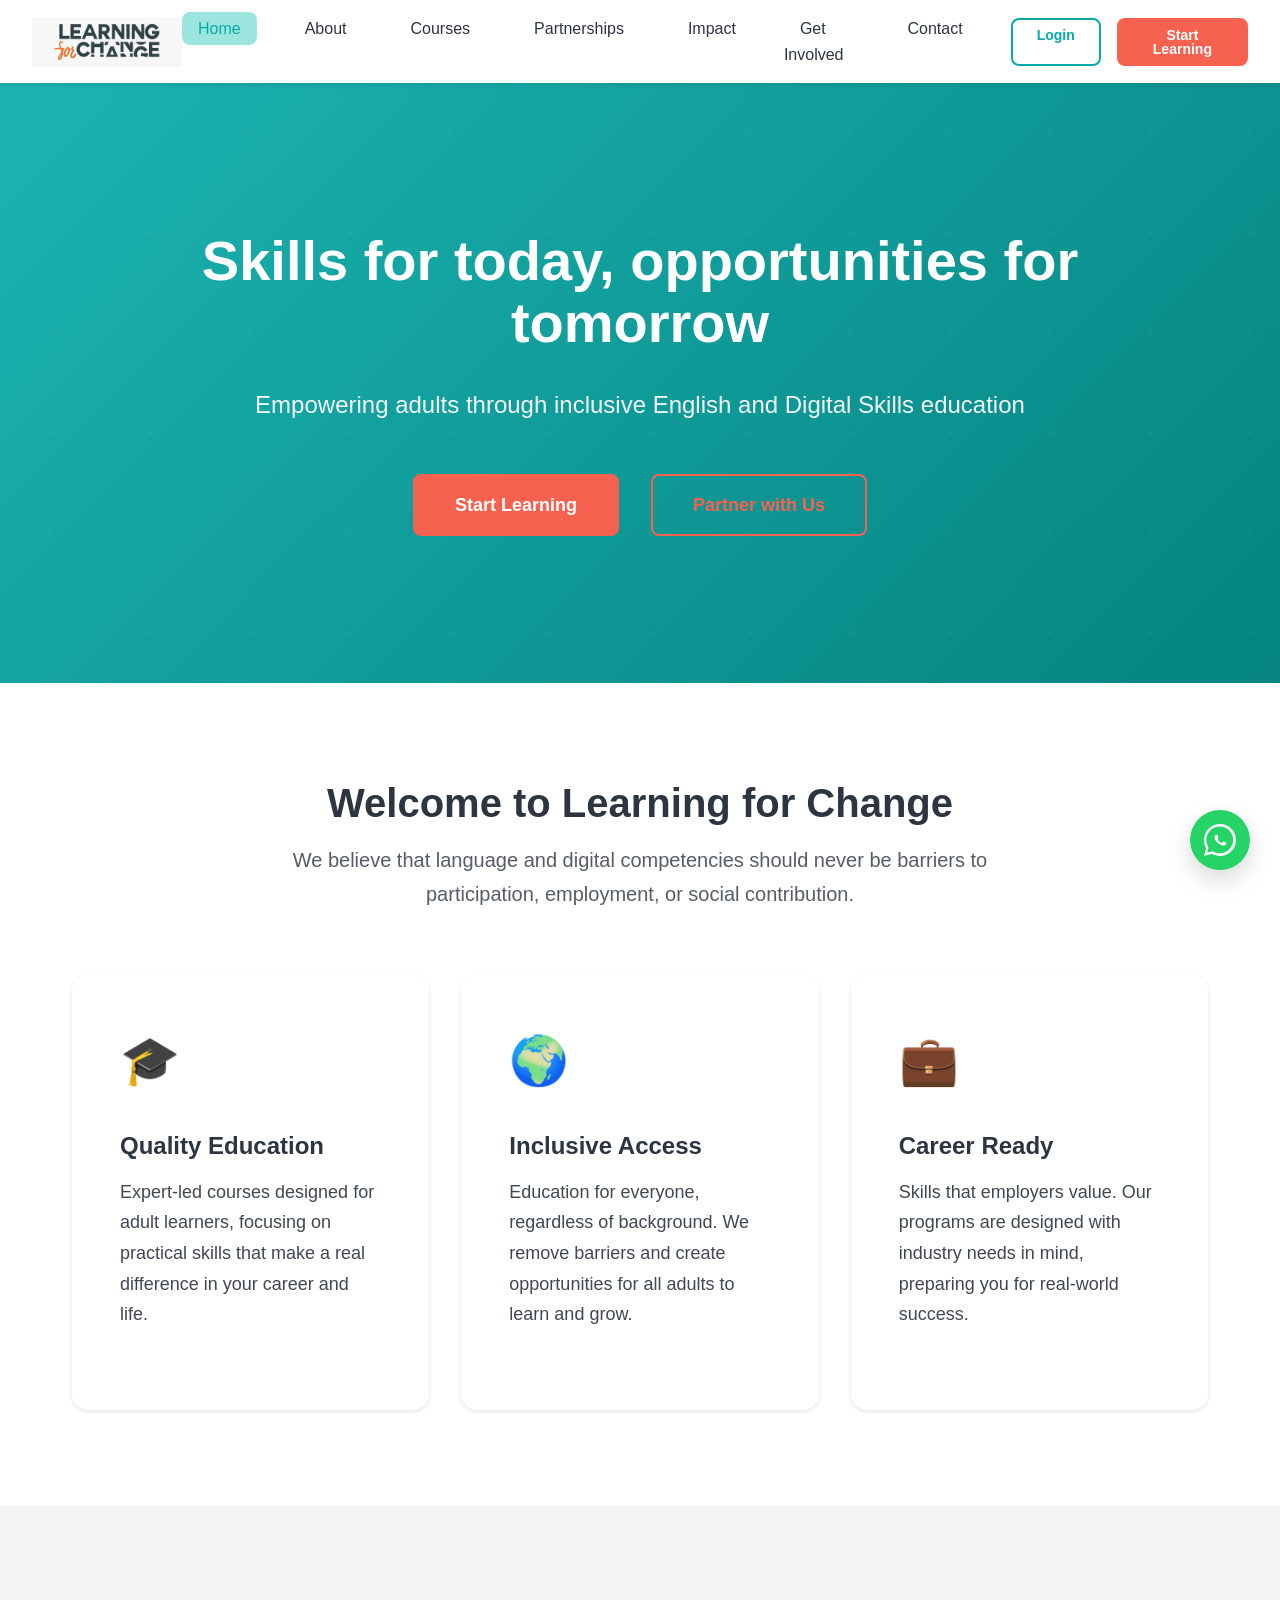
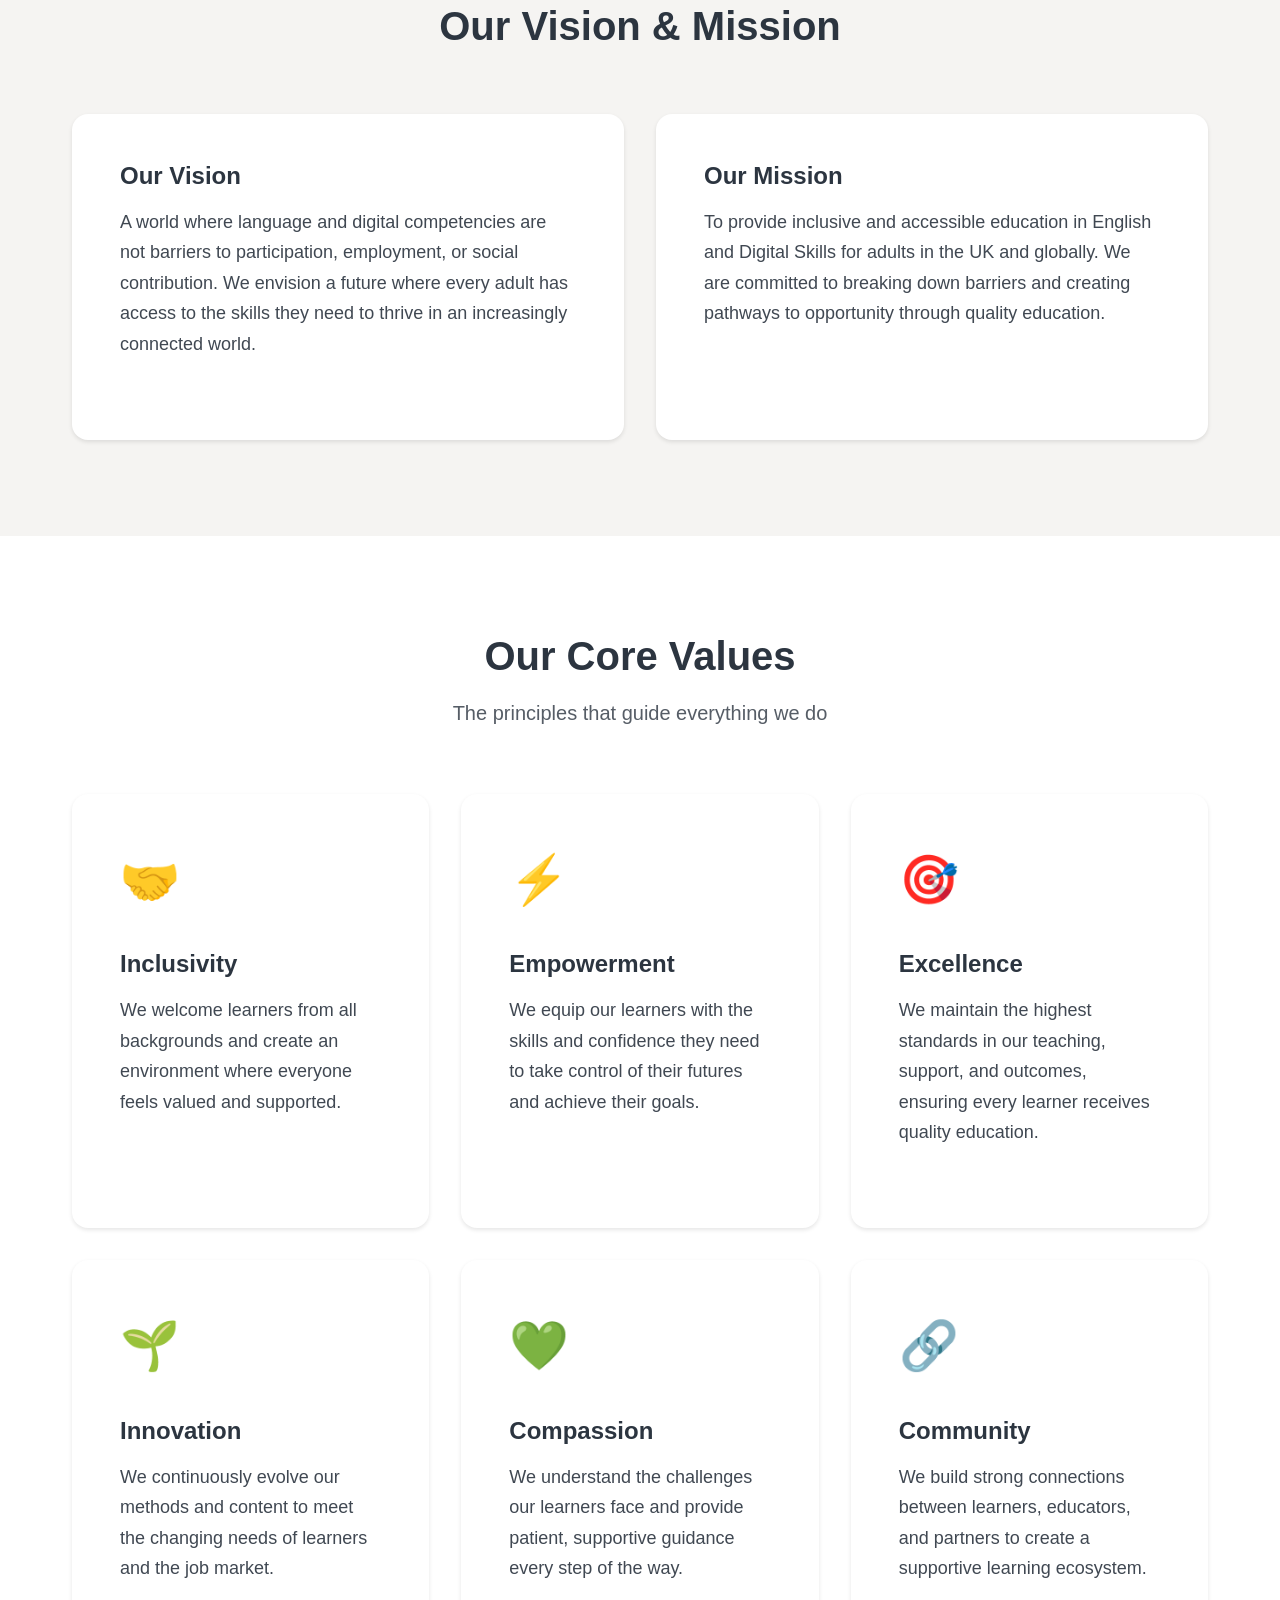
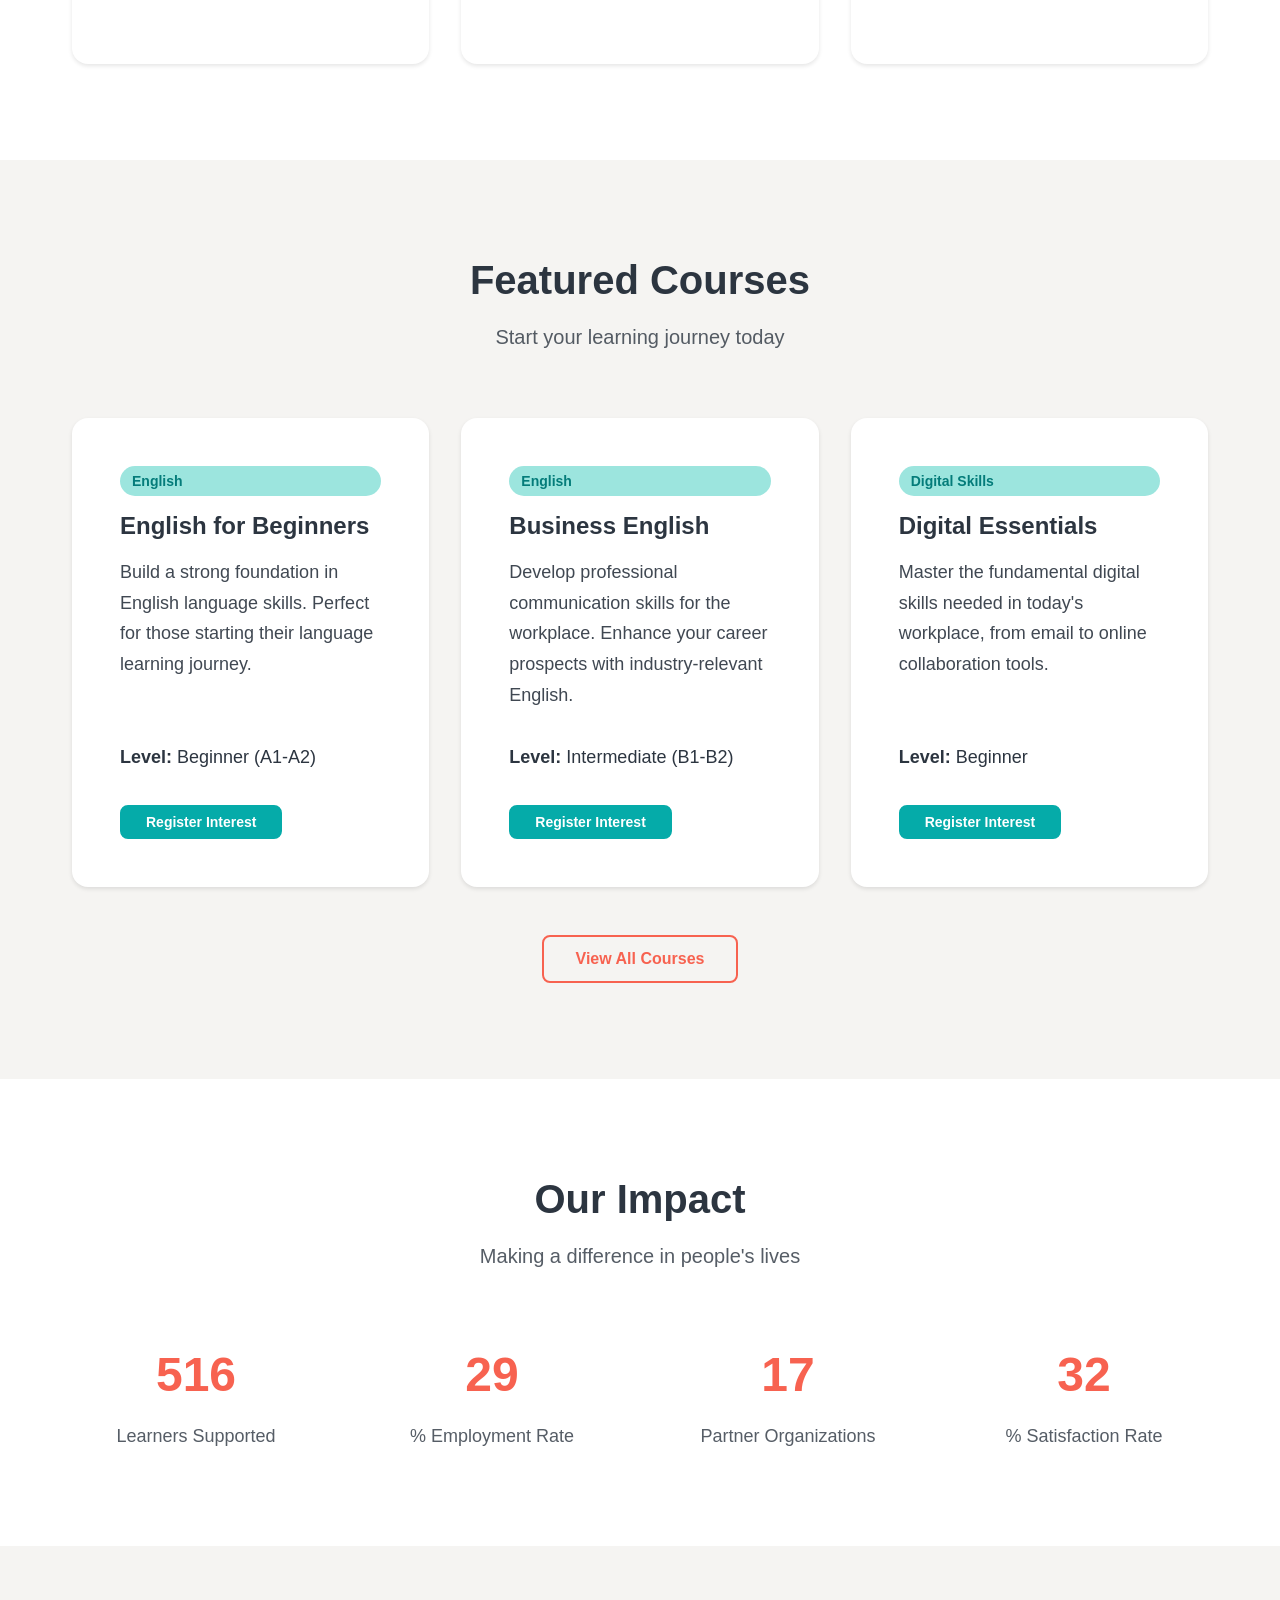
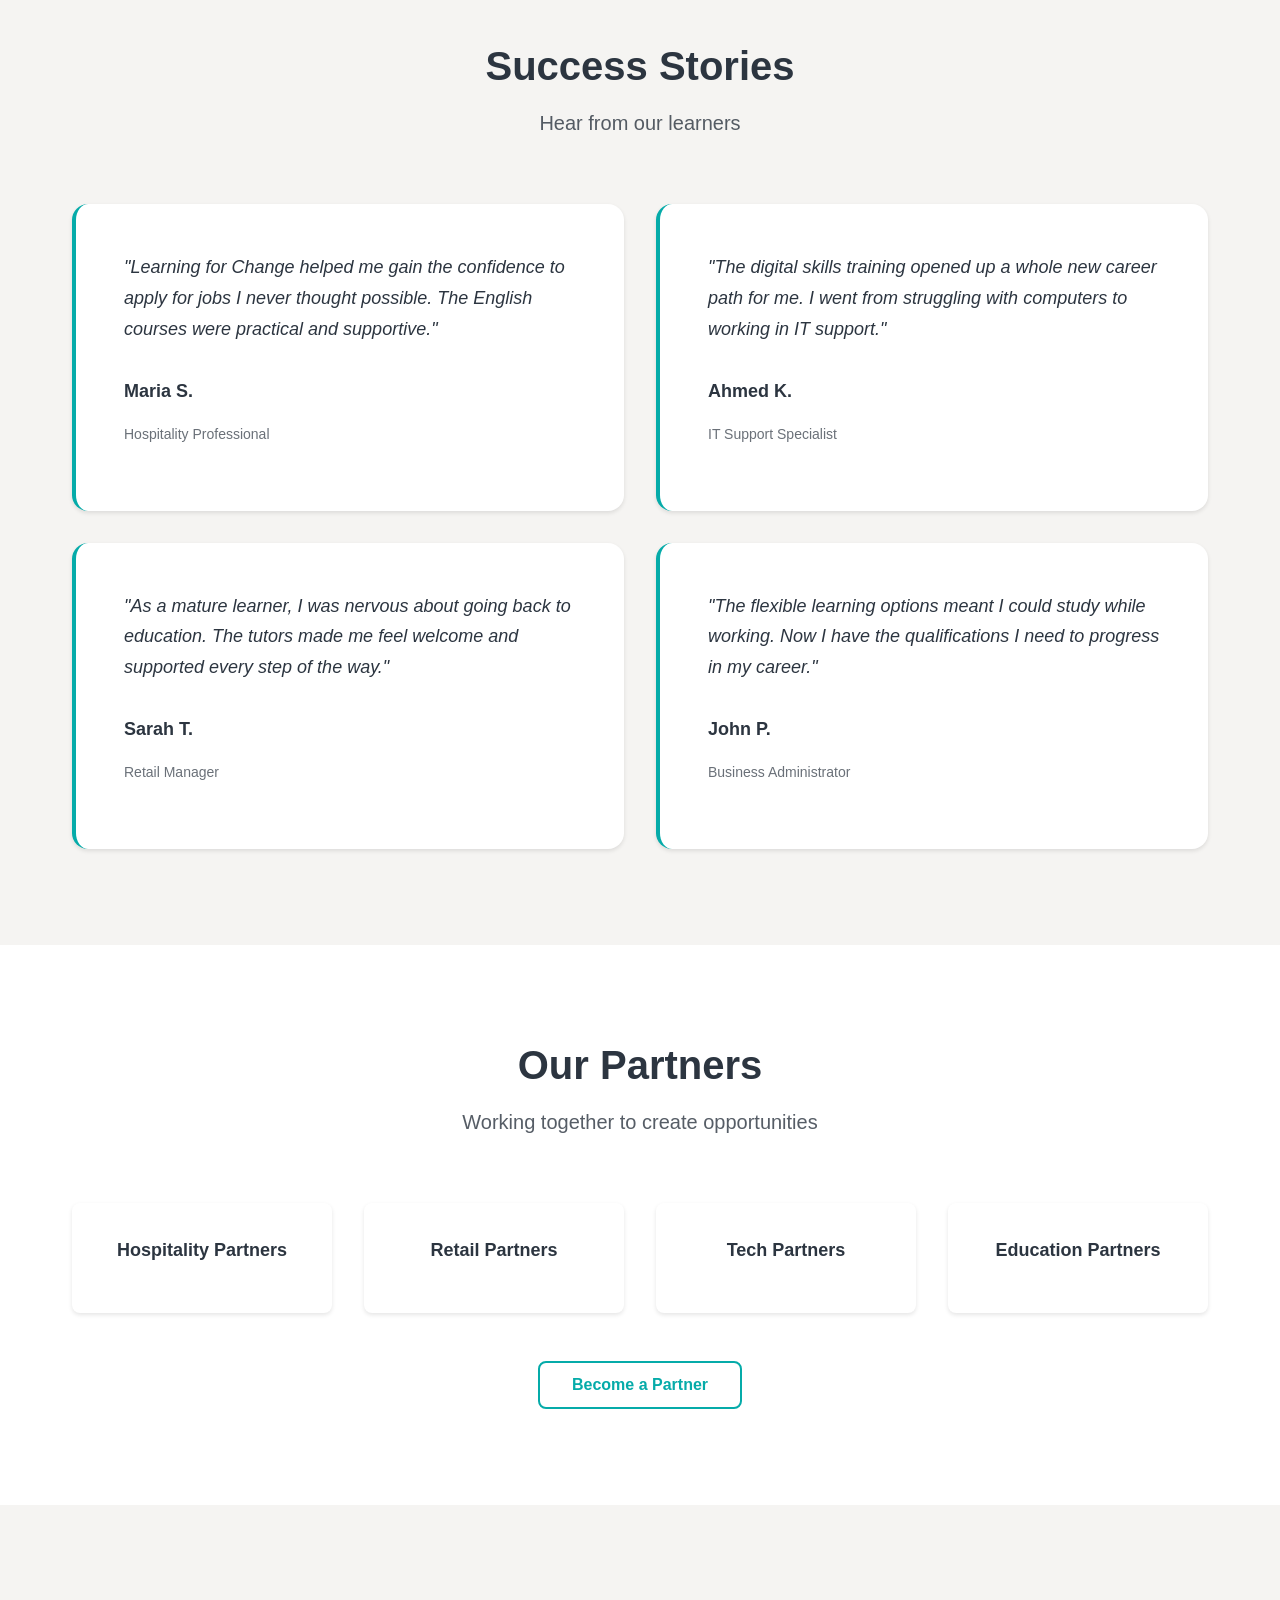
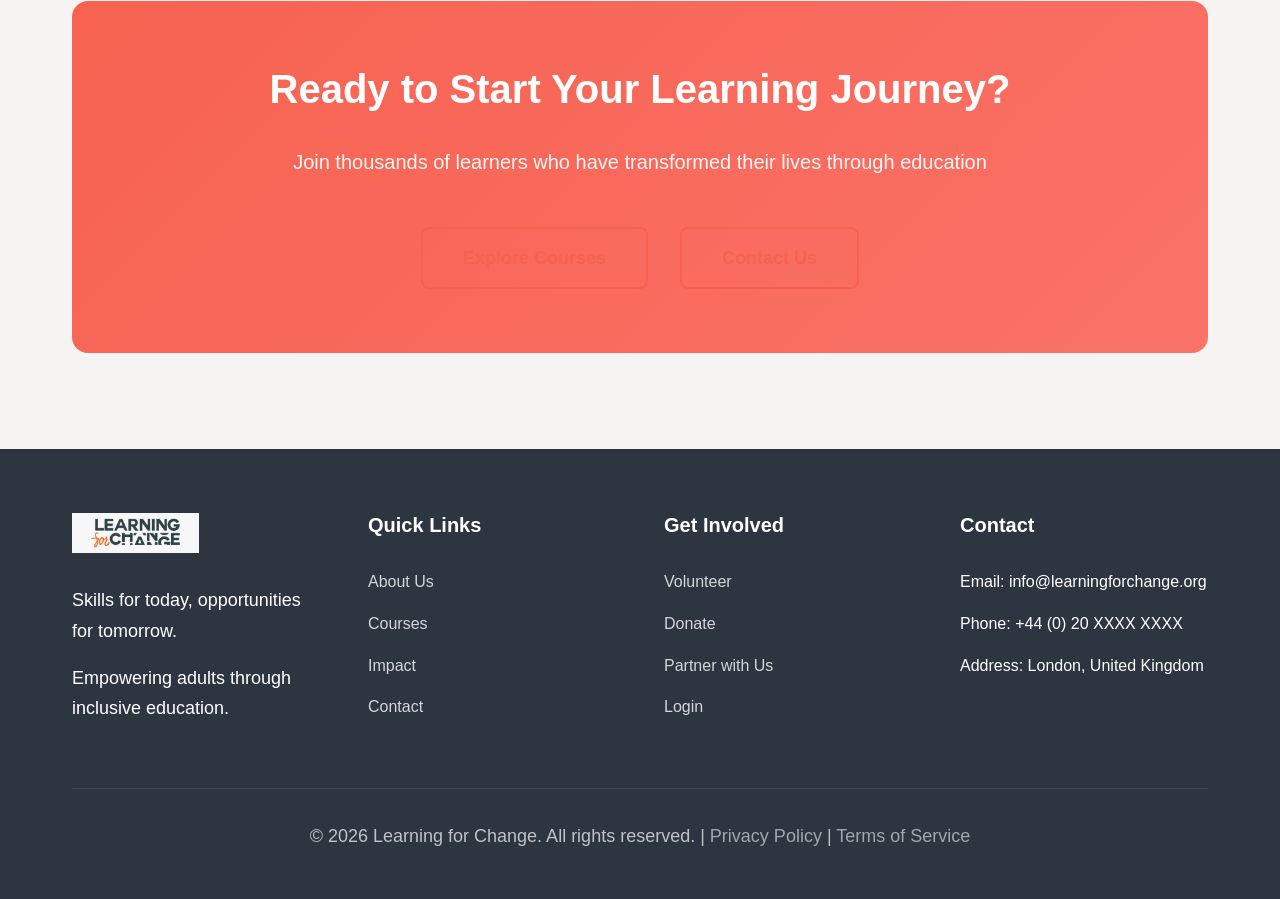
<file: index.html>
<!DOCTYPE html>
<html lang="en">
<head>
  <meta charset="UTF-8">
  <meta name="viewport" content="width=device-width, initial-scale=1.0">
  <meta name="description" content="Learning for Change - Skills for today, opportunities for tomorrow. Providing inclusive education in English and Digital Skills.">
  <meta name="keywords" content="English courses, Digital skills, IT training, Adult education, UK education">
  <title>Learning for Change - Skills for today, opportunities for tomorrow</title>
  <link rel="stylesheet" href="assets/css/main.css">
  <link rel="icon" type="image/png" href="logo.jpeg">
</head>
<body>
  <header class="header">
    <div class="header__container">
      <a href="index.html" class="header__logo">
        <img src="logo.jpeg" alt="Learning for Change Logo" class="header__logo-img">
      </a>
      
      <nav class="header__nav" aria-label="Main navigation">
        <ul class="header__nav-list">
          <li><a href="index.html" class="header__nav-link">Home</a></li>
          <li><a href="about.html" class="header__nav-link">About</a></li>
          <li><a href="courses.html" class="header__nav-link">Courses</a></li>
          <li><a href="partnerships.html" class="header__nav-link">Partnerships</a></li>
          <li><a href="impact.html" class="header__nav-link">Impact</a></li>
          <li><a href="get-involved.html" class="header__nav-link">Get Involved</a></li>
          <li><a href="contact.html" class="header__nav-link">Contact</a></li>
        </ul>
        
        <div class="header__actions">
          <a href="login.html" class="btn btn--outline-teal btn--small">Login</a>
          <a href="courses.html" class="btn btn--primary btn--small">Start Learning</a>
        </div>
      </nav>
      
      <button class="header__mobile-toggle" aria-label="Toggle mobile menu" aria-expanded="false">☰</button>
    </div>
  </header>

  <main>
    <section class="hero">
      <video class="hero__video" autoplay muted loop playsinline>
        <source src="assets/video/video_background.mp4" type="video/mp4">
      </video>
      <div class="hero__overlay"></div>
      <div class="container">
        <div class="hero__content">
          <h1 class="hero__title">Skills for today, opportunities for tomorrow</h1>
          <p class="hero__subtitle">Empowering adults through inclusive English and Digital Skills education</p>
          <div class="hero__cta">
            <a href="courses.html" class="btn btn--primary btn--large">Start Learning</a>
            <a href="partnerships.html" class="btn btn--outline btn--large">Partner with Us</a>
          </div>
        </div>
      </div>
    </section>

    <section class="section section--white">
      <div class="container">
        <div class="section__header">
          <h2 class="section__title">Welcome to Learning for Change</h2>
          <p class="section__subtitle">We believe that language and digital competencies should never be barriers to participation, employment, or social contribution.</p>
        </div>
        
        <div class="grid grid--3">
          <div class="card">
            <div class="card__icon">🎓</div>
            <h3 class="card__title">Quality Education</h3>
            <p class="card__description">Expert-led courses designed for adult learners, focusing on practical skills that make a real difference in your career and life.</p>
          </div>
          
          <div class="card">
            <div class="card__icon">🌍</div>
            <h3 class="card__title">Inclusive Access</h3>
            <p class="card__description">Education for everyone, regardless of background. We remove barriers and create opportunities for all adults to learn and grow.</p>
          </div>
          
          <div class="card">
            <div class="card__icon">💼</div>
            <h3 class="card__title">Career Ready</h3>
            <p class="card__description">Skills that employers value. Our programs are designed with industry needs in mind, preparing you for real-world success.</p>
          </div>
        </div>
      </div>
    </section>

    <section class="section section--light">
      <div class="container">
        <div class="section__header">
          <h2 class="section__title">Our Vision & Mission</h2>
        </div>
        
        <div class="grid grid--2">
          <div class="card">
            <h3 class="card__title">Our Vision</h3>
            <p class="card__description">A world where language and digital competencies are not barriers to participation, employment, or social contribution. We envision a future where every adult has access to the skills they need to thrive in an increasingly connected world.</p>
          </div>
          
          <div class="card">
            <h3 class="card__title">Our Mission</h3>
            <p class="card__description">To provide inclusive and accessible education in English and Digital Skills for adults in the UK and globally. We are committed to breaking down barriers and creating pathways to opportunity through quality education.</p>
          </div>
        </div>
      </div>
    </section>

    <section class="section section--white">
      <div class="container">
        <div class="section__header">
          <h2 class="section__title">Our Core Values</h2>
          <p class="section__subtitle">The principles that guide everything we do</p>
        </div>
        
        <div class="grid grid--3">
          <div class="card">
            <div class="card__icon">🤝</div>
            <h3 class="card__title">Inclusivity</h3>
            <p class="card__description">We welcome learners from all backgrounds and create an environment where everyone feels valued and supported.</p>
          </div>
          
          <div class="card">
            <div class="card__icon">⚡</div>
            <h3 class="card__title">Empowerment</h3>
            <p class="card__description">We equip our learners with the skills and confidence they need to take control of their futures and achieve their goals.</p>
          </div>
          
          <div class="card">
            <div class="card__icon">🎯</div>
            <h3 class="card__title">Excellence</h3>
            <p class="card__description">We maintain the highest standards in our teaching, support, and outcomes, ensuring every learner receives quality education.</p>
          </div>
          
          <div class="card">
            <div class="card__icon">🌱</div>
            <h3 class="card__title">Innovation</h3>
            <p class="card__description">We continuously evolve our methods and content to meet the changing needs of learners and the job market.</p>
          </div>
          
          <div class="card">
            <div class="card__icon">💚</div>
            <h3 class="card__title">Compassion</h3>
            <p class="card__description">We understand the challenges our learners face and provide patient, supportive guidance every step of the way.</p>
          </div>
          
          <div class="card">
            <div class="card__icon">🔗</div>
            <h3 class="card__title">Community</h3>
            <p class="card__description">We build strong connections between learners, educators, and partners to create a supportive learning ecosystem.</p>
          </div>
        </div>
      </div>
    </section>

    <section class="section section--light">
      <div class="container">
        <div class="section__header">
          <h2 class="section__title">Featured Courses</h2>
          <p class="section__subtitle">Start your learning journey today</p>
        </div>
        
        <div class="grid grid--3">
          <div class="card">
            <span class="card__badge">English</span>
            <h3 class="card__title">English for Beginners</h3>
            <p class="card__description">Build a strong foundation in English language skills. Perfect for those starting their language learning journey.</p>
            <div class="card__footer">
              <p><strong>Level:</strong> Beginner (A1-A2)</p>
              <a href="courses.html" class="btn btn--secondary btn--small mt-2">Register Interest</a>
            </div>
          </div>
          
          <div class="card">
            <span class="card__badge">English</span>
            <h3 class="card__title">Business English</h3>
            <p class="card__description">Develop professional communication skills for the workplace. Enhance your career prospects with industry-relevant English.</p>
            <div class="card__footer">
              <p><strong>Level:</strong> Intermediate (B1-B2)</p>
              <a href="courses.html" class="btn btn--secondary btn--small mt-2">Register Interest</a>
            </div>
          </div>
          
          <div class="card">
            <span class="card__badge">Digital Skills</span>
            <h3 class="card__title">Digital Essentials</h3>
            <p class="card__description">Master the fundamental digital skills needed in today's workplace, from email to online collaboration tools.</p>
            <div class="card__footer">
              <p><strong>Level:</strong> Beginner</p>
              <a href="courses.html" class="btn btn--secondary btn--small mt-2">Register Interest</a>
            </div>
          </div>
        </div>
        
        <div class="text-center mt-4">
          <a href="courses.html" class="btn btn--outline">View All Courses</a>
        </div>
      </div>
    </section>

    <section class="section section--white">
      <div class="container">
        <div class="section__header">
          <h2 class="section__title">Our Impact</h2>
          <p class="section__subtitle">Making a difference in people's lives</p>
        </div>
        
        <div class="stats">
          <div class="stat">
            <div class="stat__number" data-target="1500">0</div>
            <div class="stat__label">Learners Supported</div>
          </div>
          
          <div class="stat">
            <div class="stat__number" data-target="85">0</div>
            <div class="stat__label">% Employment Rate</div>
          </div>
          
          <div class="stat">
            <div class="stat__number" data-target="50">0</div>
            <div class="stat__label">Partner Organizations</div>
          </div>
          
          <div class="stat">
            <div class="stat__number" data-target="95">0</div>
            <div class="stat__label">% Satisfaction Rate</div>
          </div>
        </div>
      </div>
    </section>

    <section class="section section--light">
      <div class="container">
        <div class="section__header">
          <h2 class="section__title">Success Stories</h2>
          <p class="section__subtitle">Hear from our learners</p>
        </div>
        
        <div class="grid grid--2">
          <div class="testimonial">
            <p class="testimonial__quote">"Learning for Change helped me gain the confidence to apply for jobs I never thought possible. The English courses were practical and supportive."</p>
            <p class="testimonial__author">Maria S.</p>
            <p class="testimonial__role">Hospitality Professional</p>
          </div>
          
          <div class="testimonial">
            <p class="testimonial__quote">"The digital skills training opened up a whole new career path for me. I went from struggling with computers to working in IT support."</p>
            <p class="testimonial__author">Ahmed K.</p>
            <p class="testimonial__role">IT Support Specialist</p>
          </div>
          
          <div class="testimonial">
            <p class="testimonial__quote">"As a mature learner, I was nervous about going back to education. The tutors made me feel welcome and supported every step of the way."</p>
            <p class="testimonial__author">Sarah T.</p>
            <p class="testimonial__role">Retail Manager</p>
          </div>
          
          <div class="testimonial">
            <p class="testimonial__quote">"The flexible learning options meant I could study while working. Now I have the qualifications I need to progress in my career."</p>
            <p class="testimonial__author">John P.</p>
            <p class="testimonial__role">Business Administrator</p>
          </div>
        </div>
      </div>
    </section>

    <section class="section section--white">
      <div class="container">
        <div class="section__header">
          <h2 class="section__title">Our Partners</h2>
          <p class="section__subtitle">Working together to create opportunities</p>
        </div>
        
        <div class="partners-grid">
          <div class="partner-logo">
            <p style="color: var(--secondary-dark); font-weight: 600;">Hospitality Partners</p>
          </div>
          <div class="partner-logo">
            <p style="color: var(--secondary-dark); font-weight: 600;">Retail Partners</p>
          </div>
          <div class="partner-logo">
            <p style="color: var(--secondary-dark); font-weight: 600;">Tech Partners</p>
          </div>
          <div class="partner-logo">
            <p style="color: var(--secondary-dark); font-weight: 600;">Education Partners</p>
          </div>
        </div>
        
        <div class="text-center mt-4">
          <a href="partnerships.html" class="btn btn--outline-teal">Become a Partner</a>
        </div>
      </div>
    </section>

    <section class="section section--light">
      <div class="container">
        <div class="cta-banner">
          <h2 class="cta-banner__title">Ready to Start Your Learning Journey?</h2>
          <p class="cta-banner__text">Join thousands of learners who have transformed their lives through education</p>
          <div class="hero__cta">
            <a href="courses.html" class="btn btn--outline btn--large">Explore Courses</a>
            <a href="contact.html" class="btn btn--outline btn--large">Contact Us</a>
          </div>
        </div>
      </div>
    </section>
  </main>

  <footer class="footer">
    <div class="container">
      <div class="footer__grid">
        <div>
          <img src="logo.jpeg" alt="Learning for Change" class="footer__logo">
          <p>Skills for today, opportunities for tomorrow.</p>
          <p style="margin-top: 1rem;">Empowering adults through inclusive education.</p>
        </div>
        
        <div>
          <h4 class="footer__section-title">Quick Links</h4>
          <ul class="footer__list">
            <li class="footer__list-item"><a href="about.html" class="footer__link">About Us</a></li>
            <li class="footer__list-item"><a href="courses.html" class="footer__link">Courses</a></li>
            <li class="footer__list-item"><a href="impact.html" class="footer__link">Impact</a></li>
            <li class="footer__list-item"><a href="contact.html" class="footer__link">Contact</a></li>
          </ul>
        </div>
        
        <div>
          <h4 class="footer__section-title">Get Involved</h4>
          <ul class="footer__list">
            <li class="footer__list-item"><a href="get-involved.html" class="footer__link">Volunteer</a></li>
            <li class="footer__list-item"><a href="get-involved.html" class="footer__link">Donate</a></li>
            <li class="footer__list-item"><a href="partnerships.html" class="footer__link">Partner with Us</a></li>
            <li class="footer__list-item"><a href="login.html" class="footer__link">Login</a></li>
          </ul>
        </div>
        
        <div>
          <h4 class="footer__section-title">Contact</h4>
          <ul class="footer__list">
            <li class="footer__list-item">Email: info@learningforchange.org</li>
            <li class="footer__list-item">Phone: +44 (0) 20 XXXX XXXX</li>
            <li class="footer__list-item">Address: London, United Kingdom</li>
          </ul>
        </div>
      </div>
      
      <div class="footer__bottom">
        <p>&copy; 2026 Learning for Change. All rights reserved. | <a href="#" class="footer__link">Privacy Policy</a> | <a href="#" class="footer__link">Terms of Service</a></p>
      </div>
    </div>
  </footer>

  <a href="https://wa.me/XXXXXXXXXXX?text=Hello,%20I'd%20like%20to%20know%20more%20about%20the%20courses." class="whatsapp-float" target="_blank" rel="noopener noreferrer" aria-label="Contact us on WhatsApp">
    <svg viewBox="0 0 32 32" xmlns="http://www.w3.org/2000/svg">
      <path d="M16 0c-8.837 0-16 7.163-16 16 0 2.825 0.737 5.607 2.137 8.048l-2.137 7.952 7.933-2.127c2.42 1.37 5.173 2.127 8.067 2.127 8.837 0 16-7.163 16-16s-7.163-16-16-16zM16 29.467c-2.482 0-4.908-0.646-7.07-1.87l-0.507-0.292-5.247 1.408 1.417-5.267-0.316-0.518c-1.314-2.15-2.008-4.581-2.008-7.061 0-7.384 6.083-13.467 13.467-13.467s13.467 6.083 13.467 13.467-6.083 13.467-13.467 13.467zM21.713 18.429c-0.288-0.144-1.707-0.841-1.971-0.937-0.265-0.097-0.457-0.144-0.65 0.144s-0.747 0.937-0.915 1.13c-0.168 0.192-0.336 0.216-0.624 0.072s-1.217-0.449-2.318-1.429c-0.857-0.764-1.435-1.707-1.603-1.995s-0.018-0.444 0.126-0.588c0.13-0.13 0.288-0.336 0.432-0.505s0.192-0.288 0.288-0.48c0.096-0.192 0.048-0.36-0.024-0.505s-0.65-1.567-0.891-2.146c-0.234-0.564-0.473-0.487-0.65-0.496-0.168-0.008-0.36-0.010-0.553-0.010s-0.505 0.072-0.769 0.36c-0.265 0.288-1.009 0.985-1.009 2.401s1.033 2.786 1.177 2.978c0.144 0.192 2.033 3.101 4.925 4.349 0.688 0.297 1.225 0.474 1.643 0.607 0.691 0.219 1.319 0.188 1.816 0.114 0.554-0.083 1.707-0.697 1.947-1.371s0.24-1.251 0.168-1.371c-0.072-0.12-0.265-0.192-0.553-0.336z"/>
    </svg>
  </a>

  <script src="assets/js/config.js"></script>
  <script src="assets/js/main.js"></script>
</body>
</html>
</file>
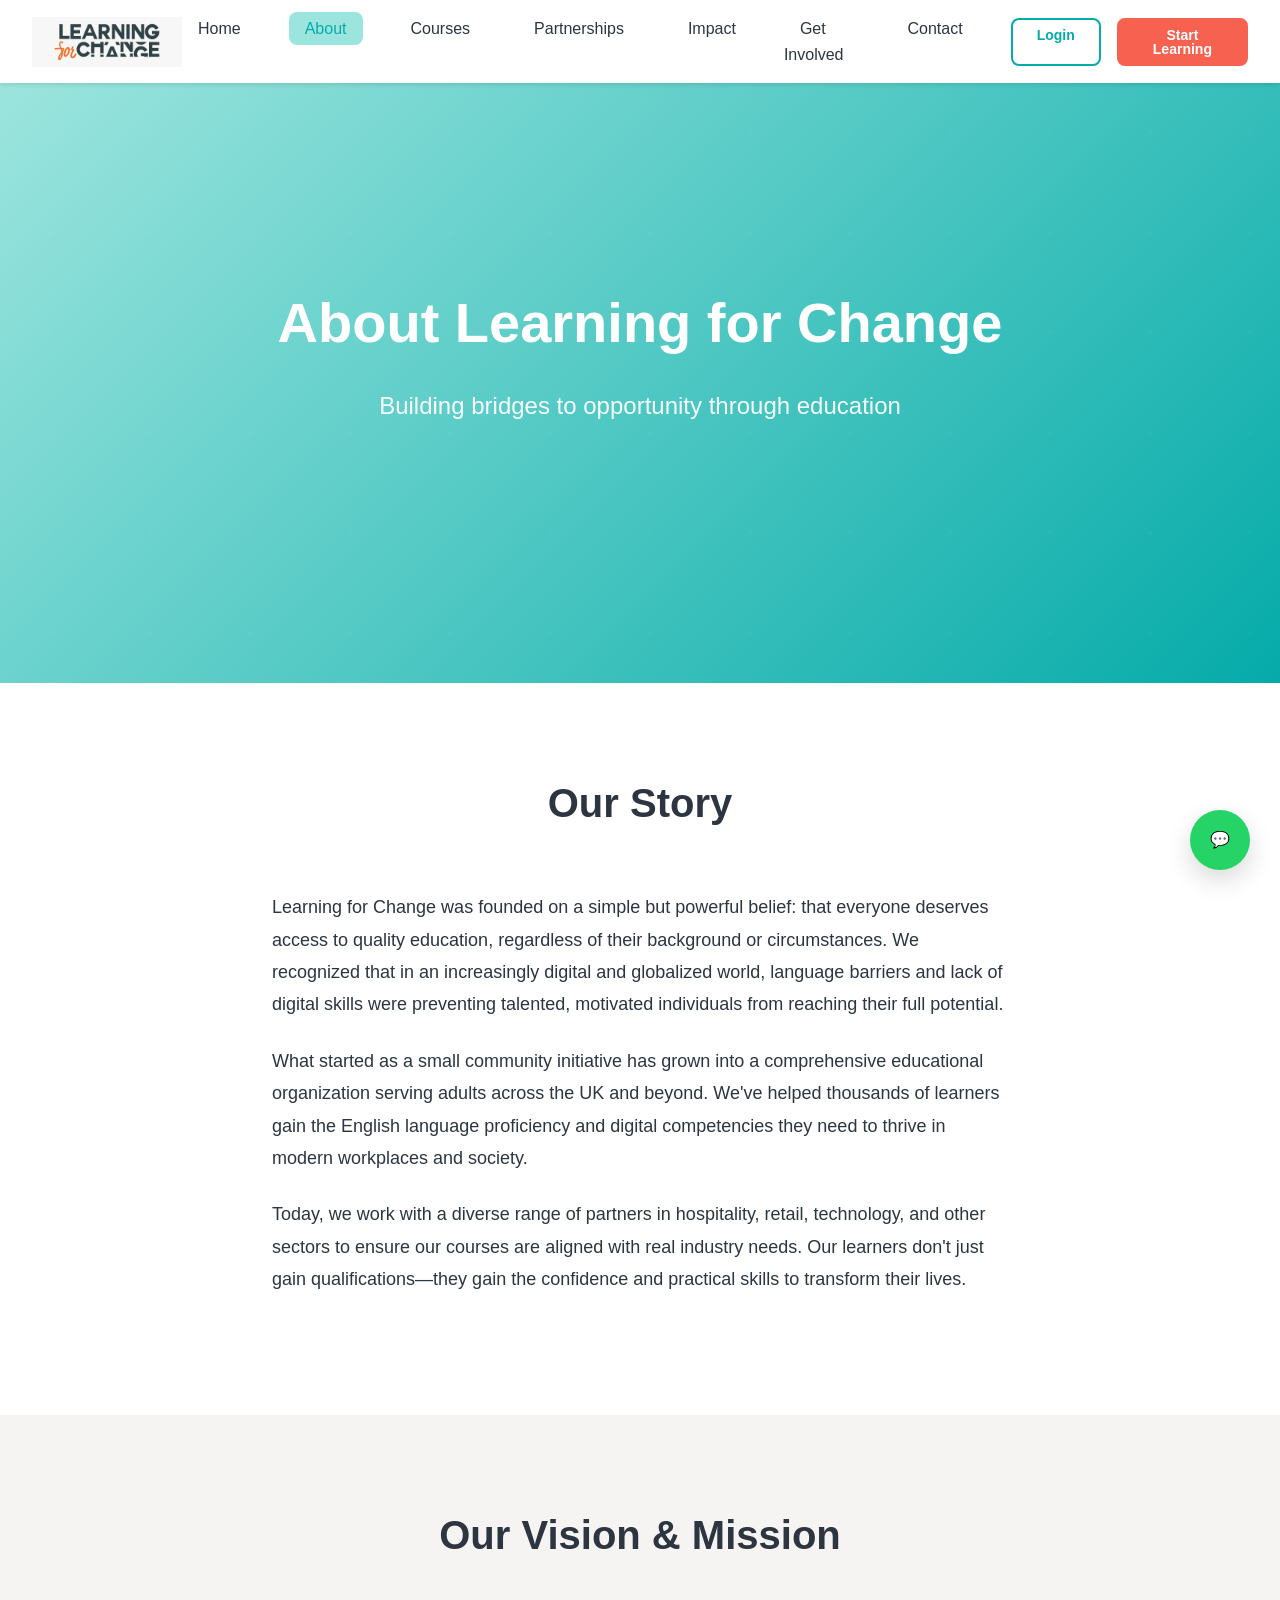
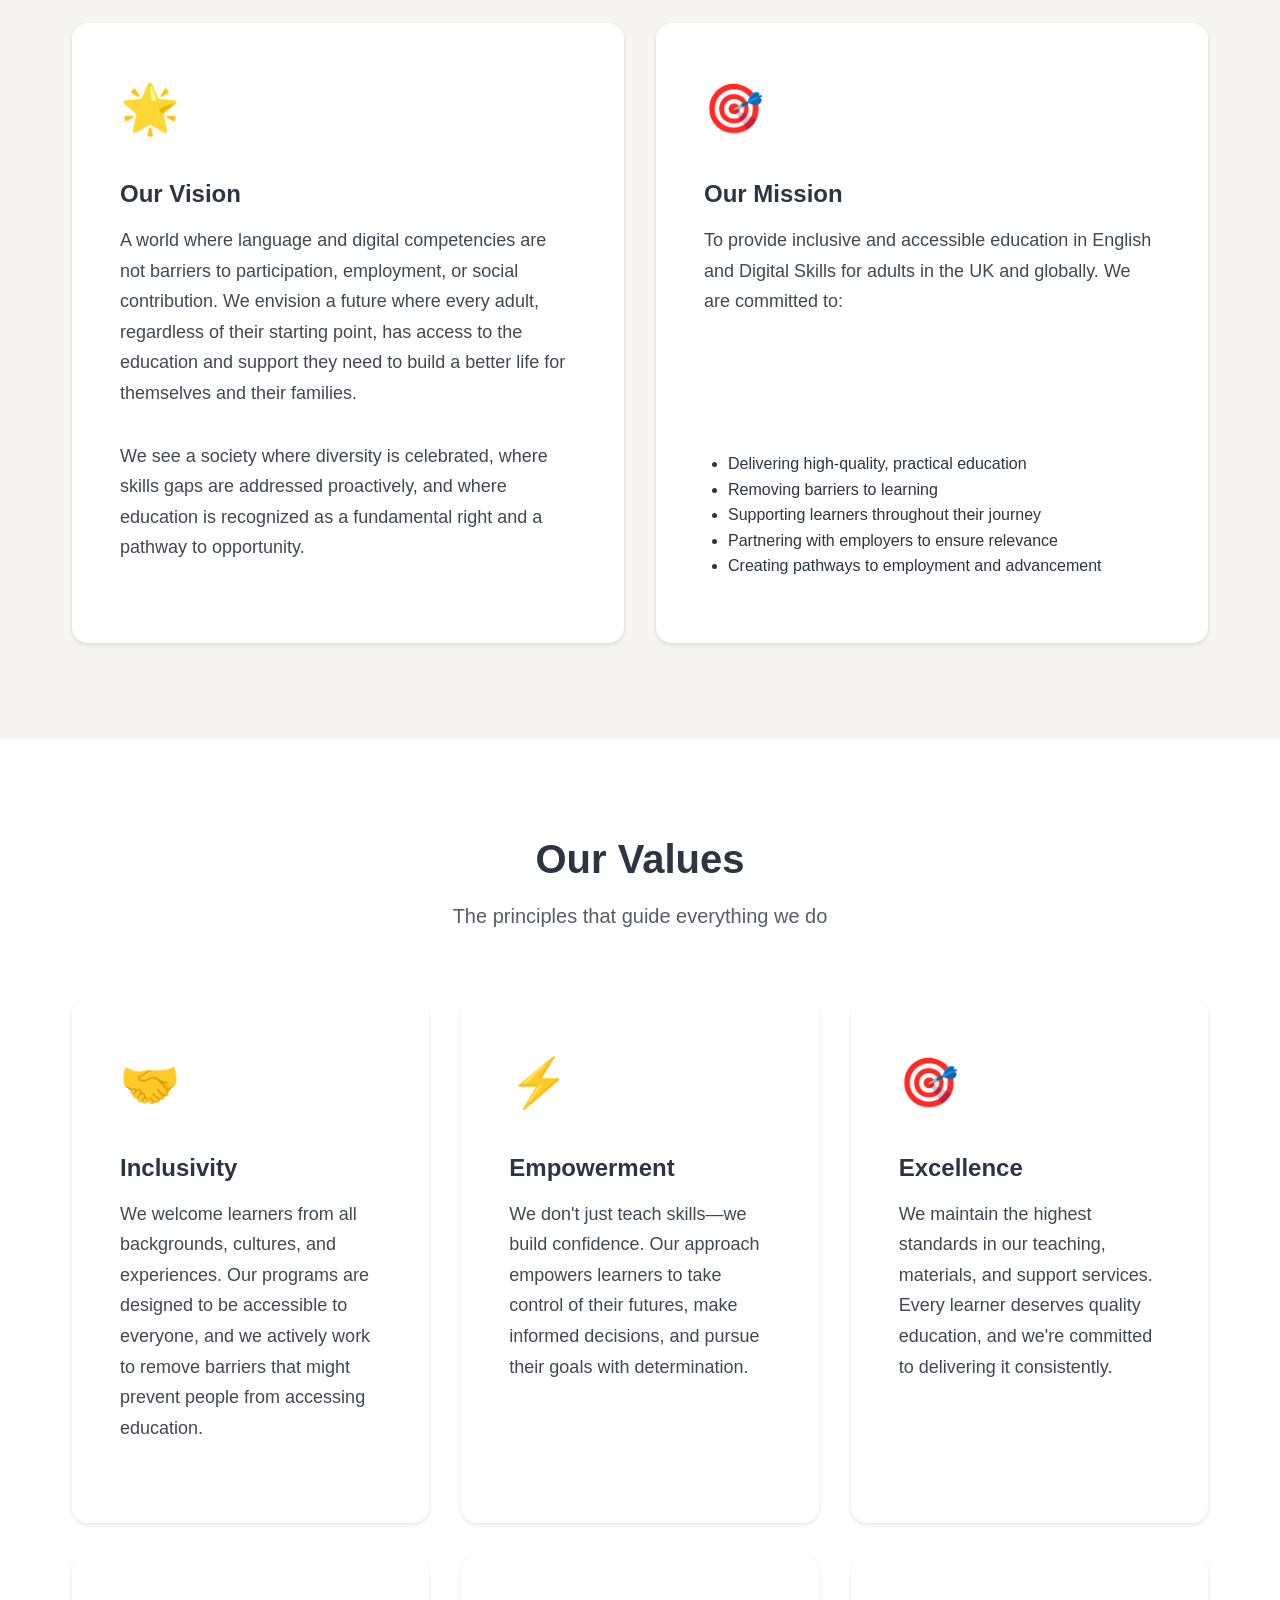
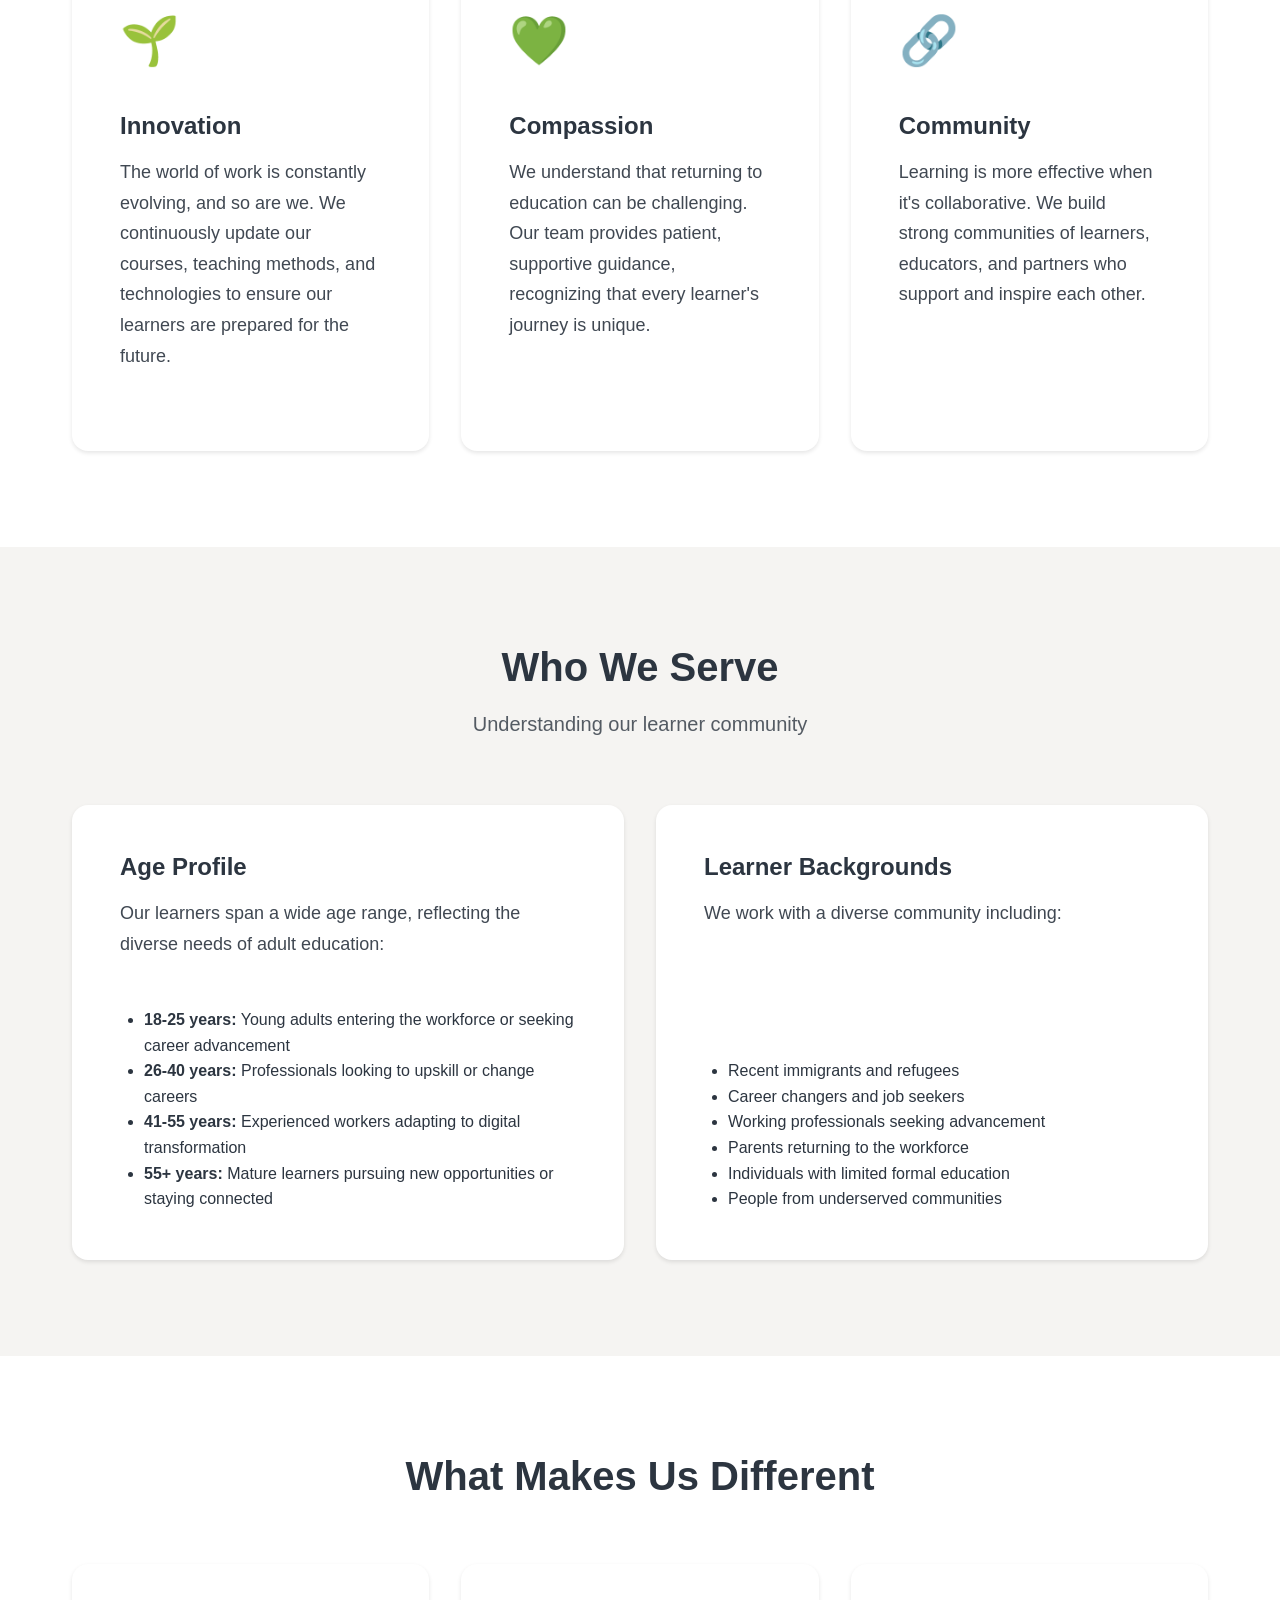
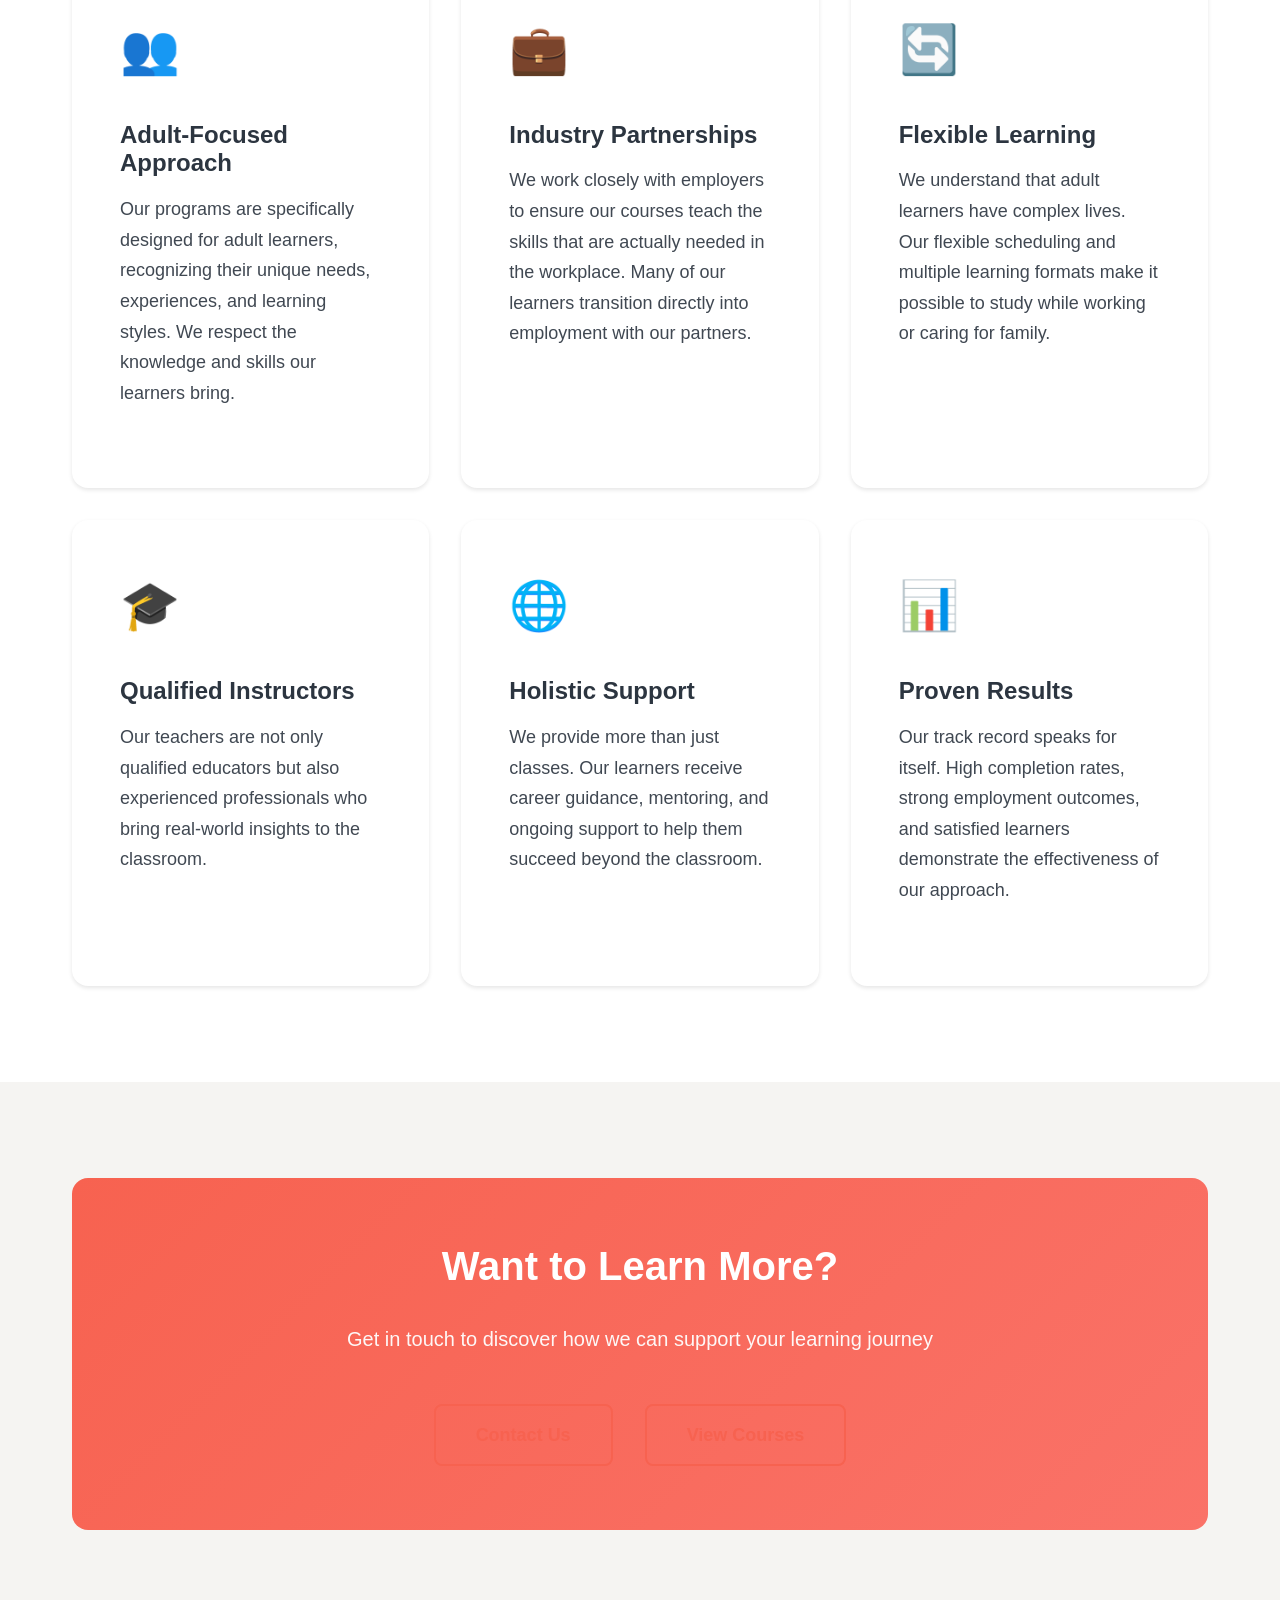
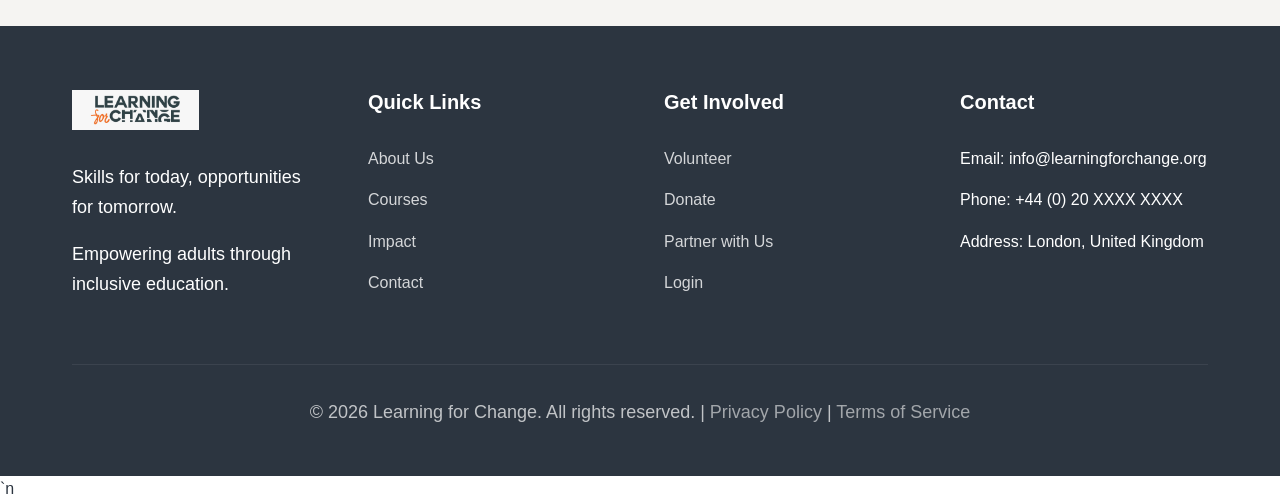
<file: about.html>
<!DOCTYPE html>
<html lang="en">
<head>
  <meta charset="UTF-8">
  <meta name="viewport" content="width=device-width, initial-scale=1.0">
  <meta name="description" content="Learn about Learning for Change - our history, values, and commitment to inclusive education in English and Digital Skills.">
  <title>About Us - Learning for Change</title>
  <link rel="stylesheet" href="assets/css/main.css">
  <link rel="icon" type="image/png" href="logo.jpeg">
</head>
<body>
  <header class="header">
    <div class="header__container">
      <a href="index.html" class="header__logo">
        <img src="logo.jpeg" alt="Learning for Change Logo" class="header__logo-img">
      </a>
      
      <nav class="header__nav" aria-label="Main navigation">
        <ul class="header__nav-list">
          <li><a href="index.html" class="header__nav-link">Home</a></li>
          <li><a href="about.html" class="header__nav-link">About</a></li>
          <li><a href="courses.html" class="header__nav-link">Courses</a></li>
          <li><a href="partnerships.html" class="header__nav-link">Partnerships</a></li>
          <li><a href="impact.html" class="header__nav-link">Impact</a></li>
          <li><a href="get-involved.html" class="header__nav-link">Get Involved</a></li>
          <li><a href="contact.html" class="header__nav-link">Contact</a></li>
        </ul>
        
        <div class="header__actions">
          <a href="login.html" class="btn btn--outline-teal btn--small">Login</a>
          <a href="courses.html" class="btn btn--primary btn--small">Start Learning</a>
        </div>
      </nav>
      
      <button class="header__mobile-toggle" aria-label="Toggle mobile menu" aria-expanded="false">☰</button>
    </div>
  </header>

  <main>
    <section class="hero">
      <div class="container">
        <div class="hero__content">
          <h1 class="hero__title">About Learning for Change</h1>
          <p class="hero__subtitle">Building bridges to opportunity through education</p>
        </div>
      </div>
    </section>

    <section class="section section--white">
      <div class="container container--narrow">
        <div class="section__header">
          <h2 class="section__title">Our Story</h2>
        </div>
        
        <p style="font-size: 1.125rem; line-height: 1.8; margin-bottom: 1.5rem;">
          Learning for Change was founded on a simple but powerful belief: that everyone deserves access to quality education, regardless of their background or circumstances. We recognized that in an increasingly digital and globalized world, language barriers and lack of digital skills were preventing talented, motivated individuals from reaching their full potential.
        </p>
        
        <p style="font-size: 1.125rem; line-height: 1.8; margin-bottom: 1.5rem;">
          What started as a small community initiative has grown into a comprehensive educational organization serving adults across the UK and beyond. We've helped thousands of learners gain the English language proficiency and digital competencies they need to thrive in modern workplaces and society.
        </p>
        
        <p style="font-size: 1.125rem; line-height: 1.8; margin-bottom: 1.5rem;">
          Today, we work with a diverse range of partners in hospitality, retail, technology, and other sectors to ensure our courses are aligned with real industry needs. Our learners don't just gain qualifications—they gain the confidence and practical skills to transform their lives.
        </p>
      </div>
    </section>

    <section class="section section--light">
      <div class="container">
        <div class="section__header">
          <h2 class="section__title">Our Vision & Mission</h2>
        </div>
        
        <div class="grid grid--2">
          <div class="card">
            <div class="card__icon">🌟</div>
            <h3 class="card__title">Our Vision</h3>
            <p class="card__description">
              A world where language and digital competencies are not barriers to participation, employment, or social contribution. We envision a future where every adult, regardless of their starting point, has access to the education and support they need to build a better life for themselves and their families.
            </p>
            <p class="card__description">
              We see a society where diversity is celebrated, where skills gaps are addressed proactively, and where education is recognized as a fundamental right and a pathway to opportunity.
            </p>
          </div>
          
          <div class="card">
            <div class="card__icon">🎯</div>
            <h3 class="card__title">Our Mission</h3>
            <p class="card__description">
              To provide inclusive and accessible education in English and Digital Skills for adults in the UK and globally. We are committed to:
            </p>
            <ul style="margin-left: 1.5rem; margin-bottom: 1rem;">
              <li>Delivering high-quality, practical education</li>
              <li>Removing barriers to learning</li>
              <li>Supporting learners throughout their journey</li>
              <li>Partnering with employers to ensure relevance</li>
              <li>Creating pathways to employment and advancement</li>
            </ul>
          </div>
        </div>
      </div>
    </section>

    <section class="section section--white">
      <div class="container">
        <div class="section__header">
          <h2 class="section__title">Our Values</h2>
          <p class="section__subtitle">The principles that guide everything we do</p>
        </div>
        
        <div class="grid grid--3">
          <div class="card">
            <div class="card__icon">🤝</div>
            <h3 class="card__title">Inclusivity</h3>
            <p class="card__description">
              We welcome learners from all backgrounds, cultures, and experiences. Our programs are designed to be accessible to everyone, and we actively work to remove barriers that might prevent people from accessing education.
            </p>
          </div>
          
          <div class="card">
            <div class="card__icon">⚡</div>
            <h3 class="card__title">Empowerment</h3>
            <p class="card__description">
              We don't just teach skills—we build confidence. Our approach empowers learners to take control of their futures, make informed decisions, and pursue their goals with determination.
            </p>
          </div>
          
          <div class="card">
            <div class="card__icon">🎯</div>
            <h3 class="card__title">Excellence</h3>
            <p class="card__description">
              We maintain the highest standards in our teaching, materials, and support services. Every learner deserves quality education, and we're committed to delivering it consistently.
            </p>
          </div>
          
          <div class="card">
            <div class="card__icon">🌱</div>
            <h3 class="card__title">Innovation</h3>
            <p class="card__description">
              The world of work is constantly evolving, and so are we. We continuously update our courses, teaching methods, and technologies to ensure our learners are prepared for the future.
            </p>
          </div>
          
          <div class="card">
            <div class="card__icon">💚</div>
            <h3 class="card__title">Compassion</h3>
            <p class="card__description">
              We understand that returning to education can be challenging. Our team provides patient, supportive guidance, recognizing that every learner's journey is unique.
            </p>
          </div>
          
          <div class="card">
            <div class="card__icon">🔗</div>
            <h3 class="card__title">Community</h3>
            <p class="card__description">
              Learning is more effective when it's collaborative. We build strong communities of learners, educators, and partners who support and inspire each other.
            </p>
          </div>
        </div>
      </div>
    </section>

    <section class="section section--light">
      <div class="container">
        <div class="section__header">
          <h2 class="section__title">Who We Serve</h2>
          <p class="section__subtitle">Understanding our learner community</p>
        </div>
        
        <div class="grid grid--2">
          <div class="card">
            <h3 class="card__title">Age Profile</h3>
            <p class="card__description">Our learners span a wide age range, reflecting the diverse needs of adult education:</p>
            <ul style="margin-left: 1.5rem; margin-top: 1rem;">
              <li><strong>18-25 years:</strong> Young adults entering the workforce or seeking career advancement</li>
              <li><strong>26-40 years:</strong> Professionals looking to upskill or change careers</li>
              <li><strong>41-55 years:</strong> Experienced workers adapting to digital transformation</li>
              <li><strong>55+ years:</strong> Mature learners pursuing new opportunities or staying connected</li>
            </ul>
          </div>
          
          <div class="card">
            <h3 class="card__title">Learner Backgrounds</h3>
            <p class="card__description">We work with a diverse community including:</p>
            <ul style="margin-left: 1.5rem; margin-top: 1rem;">
              <li>Recent immigrants and refugees</li>
              <li>Career changers and job seekers</li>
              <li>Working professionals seeking advancement</li>
              <li>Parents returning to the workforce</li>
              <li>Individuals with limited formal education</li>
              <li>People from underserved communities</li>
            </ul>
          </div>
        </div>
      </div>
    </section>

    <section class="section section--white">
      <div class="container">
        <div class="section__header">
          <h2 class="section__title">What Makes Us Different</h2>
        </div>
        
        <div class="grid grid--3">
          <div class="card">
            <div class="card__icon">👥</div>
            <h3 class="card__title">Adult-Focused Approach</h3>
            <p class="card__description">
              Our programs are specifically designed for adult learners, recognizing their unique needs, experiences, and learning styles. We respect the knowledge and skills our learners bring.
            </p>
          </div>
          
          <div class="card">
            <div class="card__icon">💼</div>
            <h3 class="card__title">Industry Partnerships</h3>
            <p class="card__description">
              We work closely with employers to ensure our courses teach the skills that are actually needed in the workplace. Many of our learners transition directly into employment with our partners.
            </p>
          </div>
          
          <div class="card">
            <div class="card__icon">🔄</div>
            <h3 class="card__title">Flexible Learning</h3>
            <p class="card__description">
              We understand that adult learners have complex lives. Our flexible scheduling and multiple learning formats make it possible to study while working or caring for family.
            </p>
          </div>
          
          <div class="card">
            <div class="card__icon">🎓</div>
            <h3 class="card__title">Qualified Instructors</h3>
            <p class="card__description">
              Our teachers are not only qualified educators but also experienced professionals who bring real-world insights to the classroom.
            </p>
          </div>
          
          <div class="card">
            <div class="card__icon">🌐</div>
            <h3 class="card__title">Holistic Support</h3>
            <p class="card__description">
              We provide more than just classes. Our learners receive career guidance, mentoring, and ongoing support to help them succeed beyond the classroom.
            </p>
          </div>
          
          <div class="card">
            <div class="card__icon">📊</div>
            <h3 class="card__title">Proven Results</h3>
            <p class="card__description">
              Our track record speaks for itself. High completion rates, strong employment outcomes, and satisfied learners demonstrate the effectiveness of our approach.
            </p>
          </div>
        </div>
      </div>
    </section>

    <section class="section section--light">
      <div class="container">
        <div class="cta-banner">
          <h2 class="cta-banner__title">Want to Learn More?</h2>
          <p class="cta-banner__text">Get in touch to discover how we can support your learning journey</p>
          <div class="hero__cta">
            <a href="contact.html" class="btn btn--outline btn--large">Contact Us</a>
            <a href="courses.html" class="btn btn--outline btn--large">View Courses</a>
          </div>
        </div>
      </div>
    </section>
  </main>

  <footer class="footer">
    <div class="container">
      <div class="footer__grid">
        <div>
          <img src="logo.jpeg" alt="Learning for Change" class="footer__logo">
          <p>Skills for today, opportunities for tomorrow.</p>
          <p style="margin-top: 1rem;">Empowering adults through inclusive education.</p>
        </div>
        
        <div>
          <h4 class="footer__section-title">Quick Links</h4>
          <ul class="footer__list">
            <li class="footer__list-item"><a href="about.html" class="footer__link">About Us</a></li>
            <li class="footer__list-item"><a href="courses.html" class="footer__link">Courses</a></li>
            <li class="footer__list-item"><a href="impact.html" class="footer__link">Impact</a></li>
            <li class="footer__list-item"><a href="contact.html" class="footer__link">Contact</a></li>
          </ul>
        </div>
        
        <div>
          <h4 class="footer__section-title">Get Involved</h4>
          <ul class="footer__list">
            <li class="footer__list-item"><a href="get-involved.html" class="footer__link">Volunteer</a></li>
            <li class="footer__list-item"><a href="get-involved.html" class="footer__link">Donate</a></li>
            <li class="footer__list-item"><a href="partnerships.html" class="footer__link">Partner with Us</a></li>
            <li class="footer__list-item"><a href="login.html" class="footer__link">Login</a></li>
          </ul>
        </div>
        
        <div>
          <h4 class="footer__section-title">Contact</h4>
          <ul class="footer__list">
            <li class="footer__list-item">Email: info@learningforchange.org</li>
            <li class="footer__list-item">Phone: +44 (0) 20 XXXX XXXX</li>
            <li class="footer__list-item">Address: London, United Kingdom</li>
          </ul>
        </div>
      </div>
      
      <div class="footer__bottom">
        <p>&copy; 2026 Learning for Change. All rights reserved. | <a href="#" class="footer__link">Privacy Policy</a> | <a href="#" class="footer__link">Terms of Service</a></p>
      </div>
    </div>
  </footer>

  <a href="https://wa.me/XXXXXXXXXXX?text=Hello,%20I'd%20like%20to%20know%20more%20about%20the%20courses." class="whatsapp-float" target="_blank" rel="noopener noreferrer" aria-label="Contact us on WhatsApp">
    <span>💬</span>
  </a>

  <script src="assets/js/config.js"></script>`n  <script src="assets/js/main.js"></script>
</body>
</html>
</file>
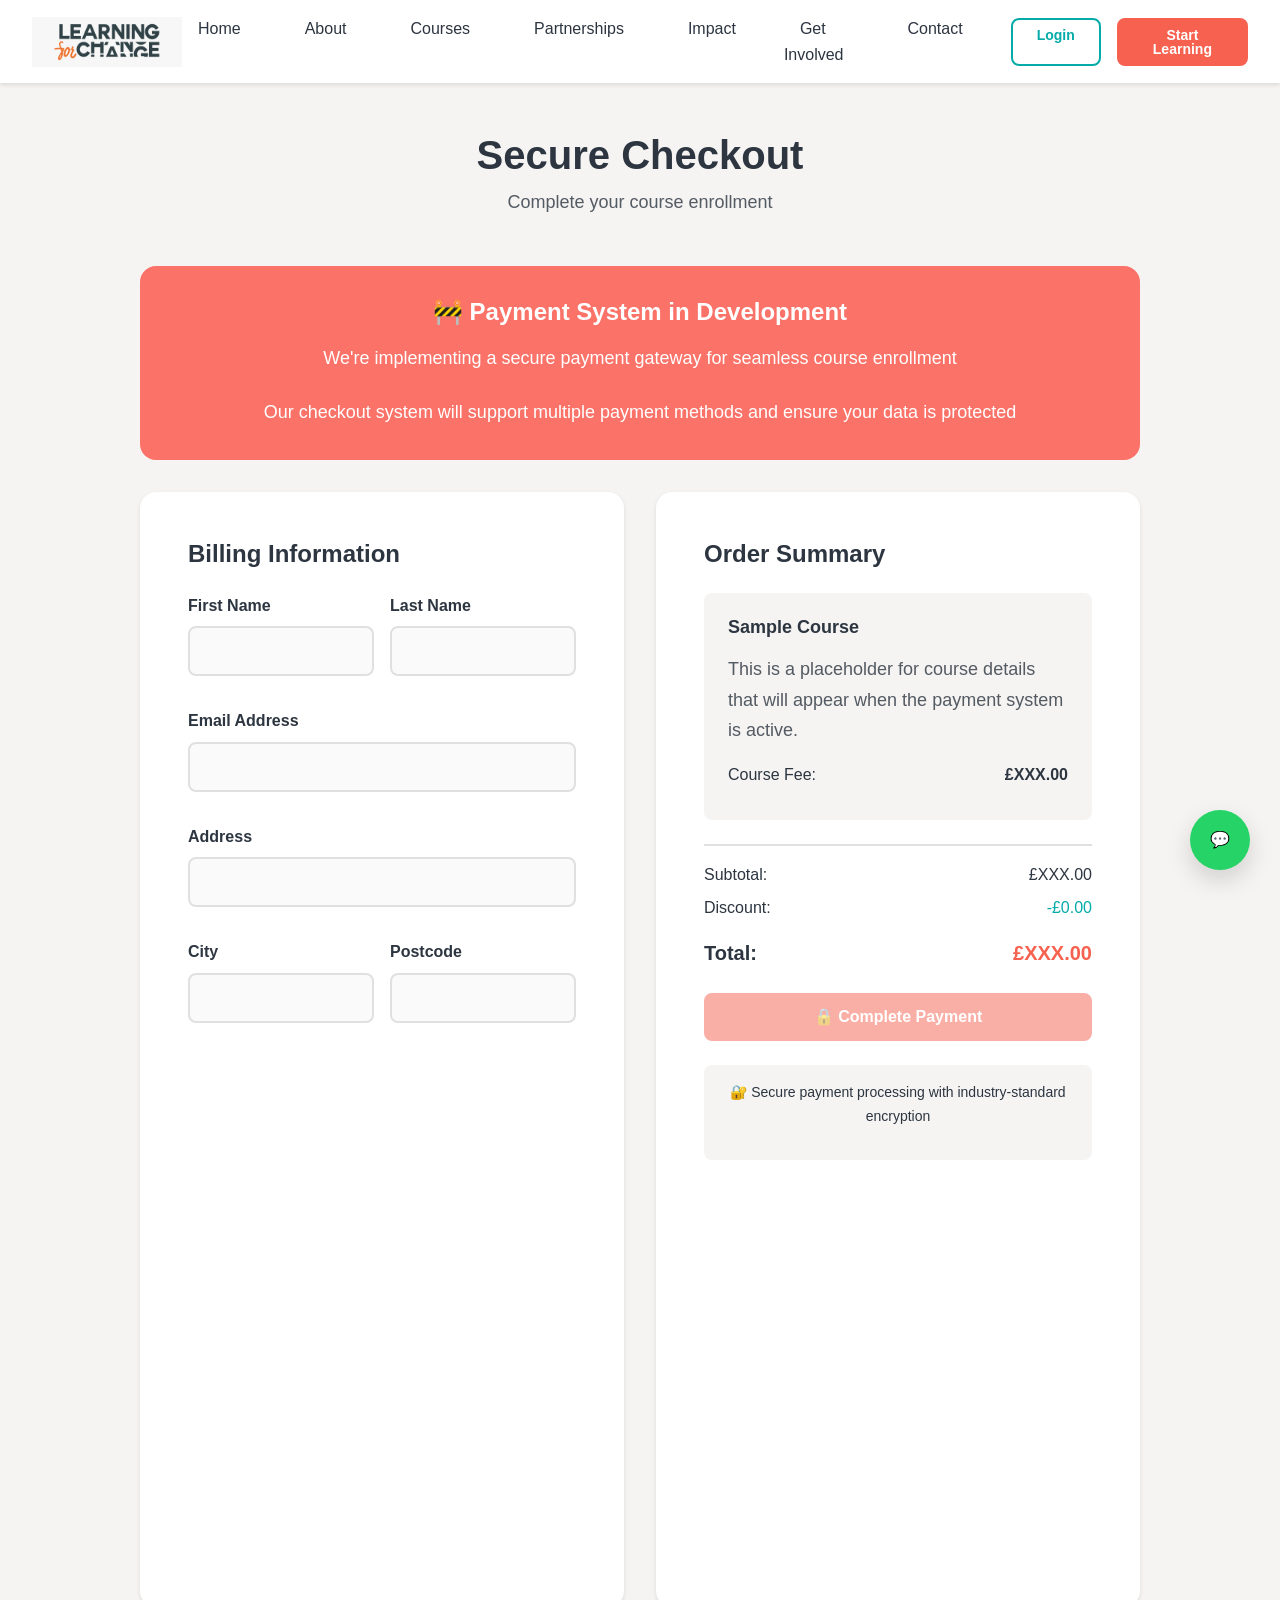
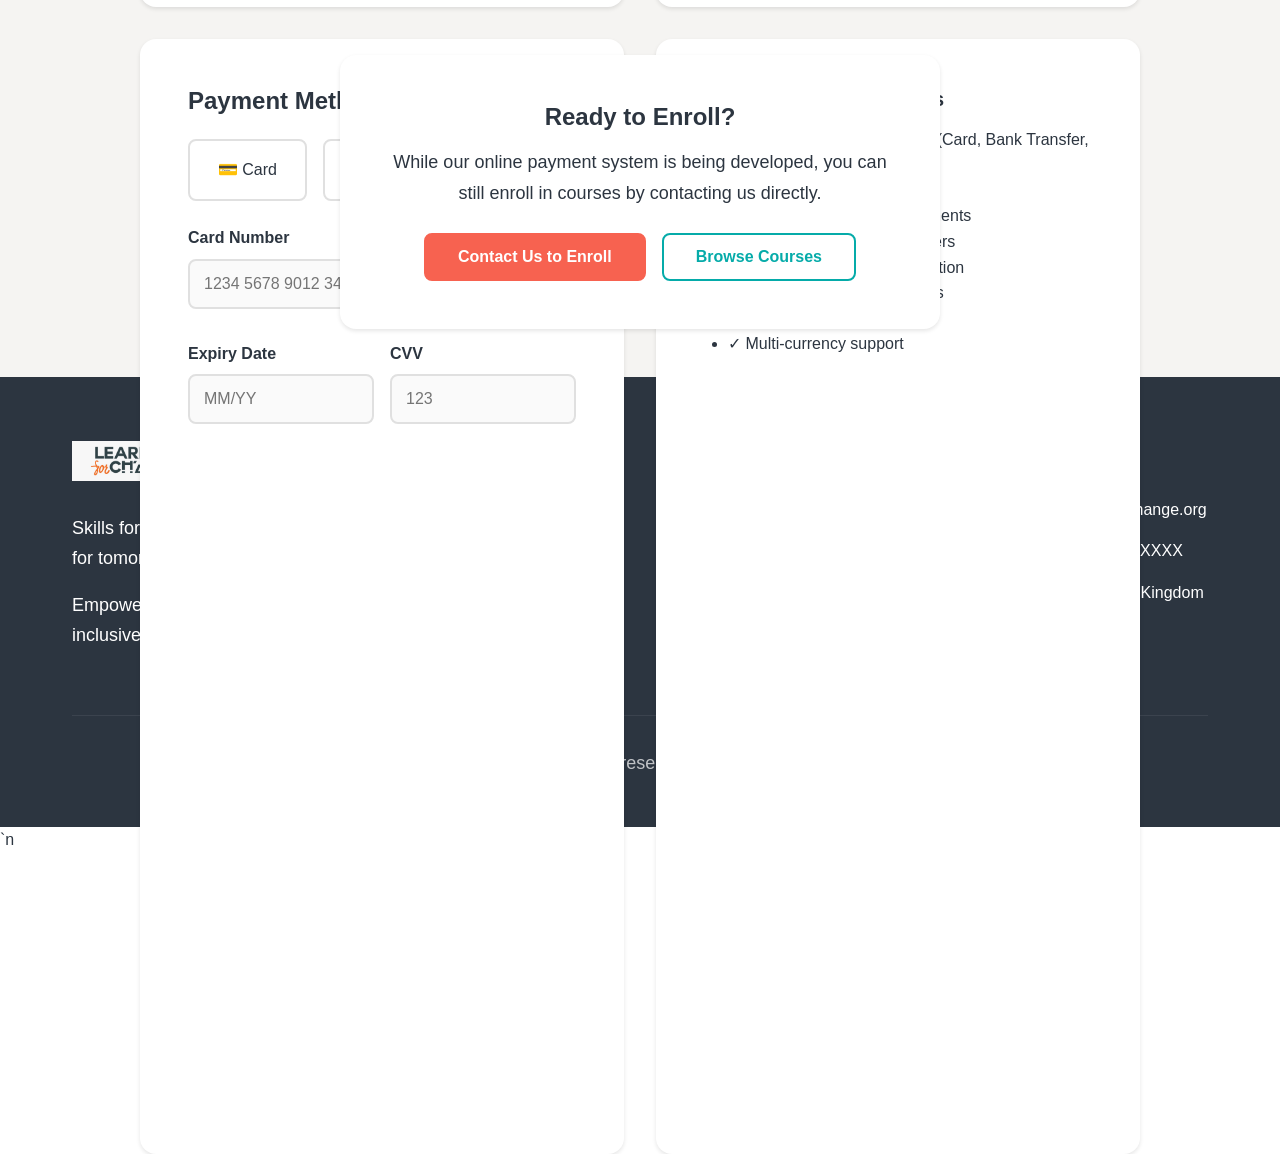
<file: checkout.html>
<!DOCTYPE html>
<html lang="en">
<head>
  <meta charset="UTF-8">
  <meta name="viewport" content="width=device-width, initial-scale=1.0">
  <meta name="description" content="Complete your course enrollment with secure payment processing.">
  <title>Checkout - Learning for Change</title>
  <link rel="stylesheet" href="assets/css/main.css">
  <link rel="icon" type="image/png" href="logo.jpeg">
</head>
<body>
  <header class="header">
    <div class="header__container">
      <a href="index.html" class="header__logo">
        <img src="logo.jpeg" alt="Learning for Change Logo" class="header__logo-img">
      </a>
      
      <nav class="header__nav" aria-label="Main navigation">
        <ul class="header__nav-list">
          <li><a href="index.html" class="header__nav-link">Home</a></li>
          <li><a href="about.html" class="header__nav-link">About</a></li>
          <li><a href="courses.html" class="header__nav-link">Courses</a></li>
          <li><a href="partnerships.html" class="header__nav-link">Partnerships</a></li>
          <li><a href="impact.html" class="header__nav-link">Impact</a></li>
          <li><a href="get-involved.html" class="header__nav-link">Get Involved</a></li>
          <li><a href="contact.html" class="header__nav-link">Contact</a></li>
        </ul>
        
        <div class="header__actions">
          <a href="login.html" class="btn btn--outline-teal btn--small">Login</a>
          <a href="courses.html" class="btn btn--primary btn--small">Start Learning</a>
        </div>
      </nav>
      
      <button class="header__mobile-toggle" aria-label="Toggle mobile menu" aria-expanded="false">☰</button>
    </div>
  </header>

  <main>
    <section class="section section--light" style="min-height: 70vh; padding: 3rem 0;">
      <div class="container">
        <div style="max-width: 1000px; margin: 0 auto;">
          <div class="text-center mb-4">
            <h1 style="font-size: 2.5rem; margin-bottom: 0.5rem;">Secure Checkout</h1>
            <p style="color: var(--secondary-dark); opacity: 0.8; font-size: 1.125rem;">Complete your course enrollment</p>
          </div>
          
          <div style="background-color: var(--primary-coral-light); padding: 2rem; border-radius: var(--border-radius-lg); margin-bottom: 2rem; text-align: center;">
            <h2 style="color: white; font-size: 1.5rem; margin-bottom: 1rem;">🚧 Payment System in Development</h2>
            <p style="color: white; font-size: 1.125rem; margin-bottom: 1.5rem;">
              We're implementing a secure payment gateway for seamless course enrollment
            </p>
            <p style="color: white; margin: 0;">
              Our checkout system will support multiple payment methods and ensure your data is protected
            </p>
          </div>
          
          <div class="grid grid--2" style="gap: 2rem;">
            <div>
              <div class="card" style="opacity: 0.6;">
                <h3 style="font-size: 1.5rem; margin-bottom: 1.5rem;">Billing Information</h3>
                
                <form class="form" style="pointer-events: none;">
                  <div class="grid grid--2" style="gap: 1rem;">
                    <div class="form__group">
                      <label for="firstName" class="form__label">First Name</label>
                      <input type="text" id="firstName" class="form__input" disabled>
                    </div>
                    
                    <div class="form__group">
                      <label for="lastName" class="form__label">Last Name</label>
                      <input type="text" id="lastName" class="form__input" disabled>
                    </div>
                  </div>
                  
                  <div class="form__group">
                    <label for="email" class="form__label">Email Address</label>
                    <input type="email" id="email" class="form__input" disabled>
                  </div>
                  
                  <div class="form__group">
                    <label for="address" class="form__label">Address</label>
                    <input type="text" id="address" class="form__input" disabled>
                  </div>
                  
                  <div class="grid grid--2" style="gap: 1rem;">
                    <div class="form__group">
                      <label for="city" class="form__label">City</label>
                      <input type="text" id="city" class="form__input" disabled>
                    </div>
                    
                    <div class="form__group">
                      <label for="postcode" class="form__label">Postcode</label>
                      <input type="text" id="postcode" class="form__input" disabled>
                    </div>
                  </div>
                </form>
              </div>
              
              <div class="card mt-3" style="opacity: 0.6;">
                <h3 style="font-size: 1.5rem; margin-bottom: 1.5rem;">Payment Method</h3>
                
                <div style="display: flex; gap: 1rem; margin-bottom: 1.5rem;">
                  <div style="padding: 1rem; border: 2px solid #e0e0e0; border-radius: var(--border-radius); flex: 1; text-align: center;">
                    💳 Card
                  </div>
                  <div style="padding: 1rem; border: 2px solid #e0e0e0; border-radius: var(--border-radius); flex: 1; text-align: center;">
                    🏦 Bank
                  </div>
                  <div style="padding: 1rem; border: 2px solid #e0e0e0; border-radius: var(--border-radius); flex: 1; text-align: center;">
                    📱 Digital
                  </div>
                </div>
                
                <form class="form" style="pointer-events: none;">
                  <div class="form__group">
                    <label for="cardNumber" class="form__label">Card Number</label>
                    <input type="text" id="cardNumber" class="form__input" placeholder="1234 5678 9012 3456" disabled>
                  </div>
                  
                  <div class="grid grid--2" style="gap: 1rem;">
                    <div class="form__group">
                      <label for="expiry" class="form__label">Expiry Date</label>
                      <input type="text" id="expiry" class="form__input" placeholder="MM/YY" disabled>
                    </div>
                    
                    <div class="form__group">
                      <label for="cvv" class="form__label">CVV</label>
                      <input type="text" id="cvv" class="form__input" placeholder="123" disabled>
                    </div>
                  </div>
                </form>
              </div>
            </div>
            
            <div>
              <div class="card">
                <h3 style="font-size: 1.5rem; margin-bottom: 1.5rem;">Order Summary</h3>
                
                <div style="background-color: var(--bg-light); padding: 1.5rem; border-radius: var(--border-radius); margin-bottom: 1.5rem;">
                  <h4 style="font-size: 1.125rem; margin-bottom: 1rem;">Sample Course</h4>
                  <p style="color: var(--secondary-dark); opacity: 0.8; margin-bottom: 1rem;">
                    This is a placeholder for course details that will appear when the payment system is active.
                  </p>
                  <div style="display: flex; justify-content: space-between; margin-bottom: 0.5rem;">
                    <span>Course Fee:</span>
                    <span style="font-weight: 600;">£XXX.00</span>
                  </div>
                </div>
                
                <div style="border-top: 2px solid #e0e0e0; padding-top: 1rem; margin-bottom: 1.5rem;">
                  <div style="display: flex; justify-content: space-between; margin-bottom: 0.5rem;">
                    <span>Subtotal:</span>
                    <span>£XXX.00</span>
                  </div>
                  <div style="display: flex; justify-content: space-between; margin-bottom: 0.5rem;">
                    <span>Discount:</span>
                    <span style="color: var(--primary-teal);">-£0.00</span>
                  </div>
                  <div style="display: flex; justify-content: space-between; font-size: 1.25rem; font-weight: 700; margin-top: 1rem;">
                    <span>Total:</span>
                    <span style="color: var(--primary-coral);">£XXX.00</span>
                  </div>
                </div>
                
                <button class="btn btn--primary" style="width: 100%; opacity: 0.5; pointer-events: none;" disabled>
                  🔒 Complete Payment
                </button>
                
                <div style="margin-top: 1.5rem; padding: 1rem; background-color: var(--bg-light); border-radius: var(--border-radius);">
                  <p style="font-size: 0.875rem; text-align: center; color: var(--secondary-dark);">
                    🔐 Secure payment processing with industry-standard encryption
                  </p>
                </div>
              </div>
              
              <div class="card mt-3">
                <h3 style="font-size: 1.25rem; margin-bottom: 1rem;">Future Payment Features</h3>
                <ul style="margin-left: 1.5rem; color: var(--secondary-dark);">
                  <li>✓ Multiple payment methods (Card, Bank Transfer, PayPal)</li>
                  <li>✓ Secure SSL encryption</li>
                  <li>✓ Payment plans and installments</li>
                  <li>✓ Discount codes and vouchers</li>
                  <li>✓ Instant enrollment confirmation</li>
                  <li>✓ Digital receipts and invoices</li>
                  <li>✓ Refund processing</li>
                  <li>✓ Multi-currency support</li>
                </ul>
              </div>
            </div>
          </div>
          
          <div style="text-align: center; margin-top: 3rem;">
            <div class="card" style="max-width: 600px; margin: 0 auto;">
              <h3 style="font-size: 1.5rem; margin-bottom: 1rem;">Ready to Enroll?</h3>
              <p style="margin-bottom: 1.5rem; color: var(--secondary-dark);">
                While our online payment system is being developed, you can still enroll in courses by contacting us directly.
              </p>
              <div style="display: flex; gap: 1rem; justify-content: center; flex-wrap: wrap;">
                <a href="contact.html" class="btn btn--primary">Contact Us to Enroll</a>
                <a href="courses.html" class="btn btn--outline-teal">Browse Courses</a>
              </div>
            </div>
          </div>
        </div>
      </div>
    </section>
  </main>

  <footer class="footer">
    <div class="container">
      <div class="footer__grid">
        <div>
          <img src="logo.jpeg" alt="Learning for Change" class="footer__logo">
          <p>Skills for today, opportunities for tomorrow.</p>
          <p style="margin-top: 1rem;">Empowering adults through inclusive education.</p>
        </div>
        
        <div>
          <h4 class="footer__section-title">Quick Links</h4>
          <ul class="footer__list">
            <li class="footer__list-item"><a href="about.html" class="footer__link">About Us</a></li>
            <li class="footer__list-item"><a href="courses.html" class="footer__link">Courses</a></li>
            <li class="footer__list-item"><a href="impact.html" class="footer__link">Impact</a></li>
            <li class="footer__list-item"><a href="contact.html" class="footer__link">Contact</a></li>
          </ul>
        </div>
        
        <div>
          <h4 class="footer__section-title">Get Involved</h4>
          <ul class="footer__list">
            <li class="footer__list-item"><a href="get-involved.html" class="footer__link">Volunteer</a></li>
            <li class="footer__list-item"><a href="get-involved.html" class="footer__link">Donate</a></li>
            <li class="footer__list-item"><a href="partnerships.html" class="footer__link">Partner with Us</a></li>
            <li class="footer__list-item"><a href="login.html" class="footer__link">Login</a></li>
          </ul>
        </div>
        
        <div>
          <h4 class="footer__section-title">Contact</h4>
          <ul class="footer__list">
            <li class="footer__list-item">Email: info@learningforchange.org</li>
            <li class="footer__list-item">Phone: +44 (0) 20 XXXX XXXX</li>
            <li class="footer__list-item">Address: London, United Kingdom</li>
          </ul>
        </div>
      </div>
      
      <div class="footer__bottom">
        <p>&copy; 2026 Learning for Change. All rights reserved. | <a href="#" class="footer__link">Privacy Policy</a> | <a href="#" class="footer__link">Terms of Service</a></p>
      </div>
    </div>
  </footer>

  <a href="https://wa.me/XXXXXXXXXXX?text=Hello,%20I'd%20like%20to%20know%20more%20about%20the%20courses." class="whatsapp-float" target="_blank" rel="noopener noreferrer" aria-label="Contact us on WhatsApp">
    <span>💬</span>
  </a>

  <script src="assets/js/config.js"></script>`n  <script src="assets/js/main.js"></script>
</body>
</html>
</file>
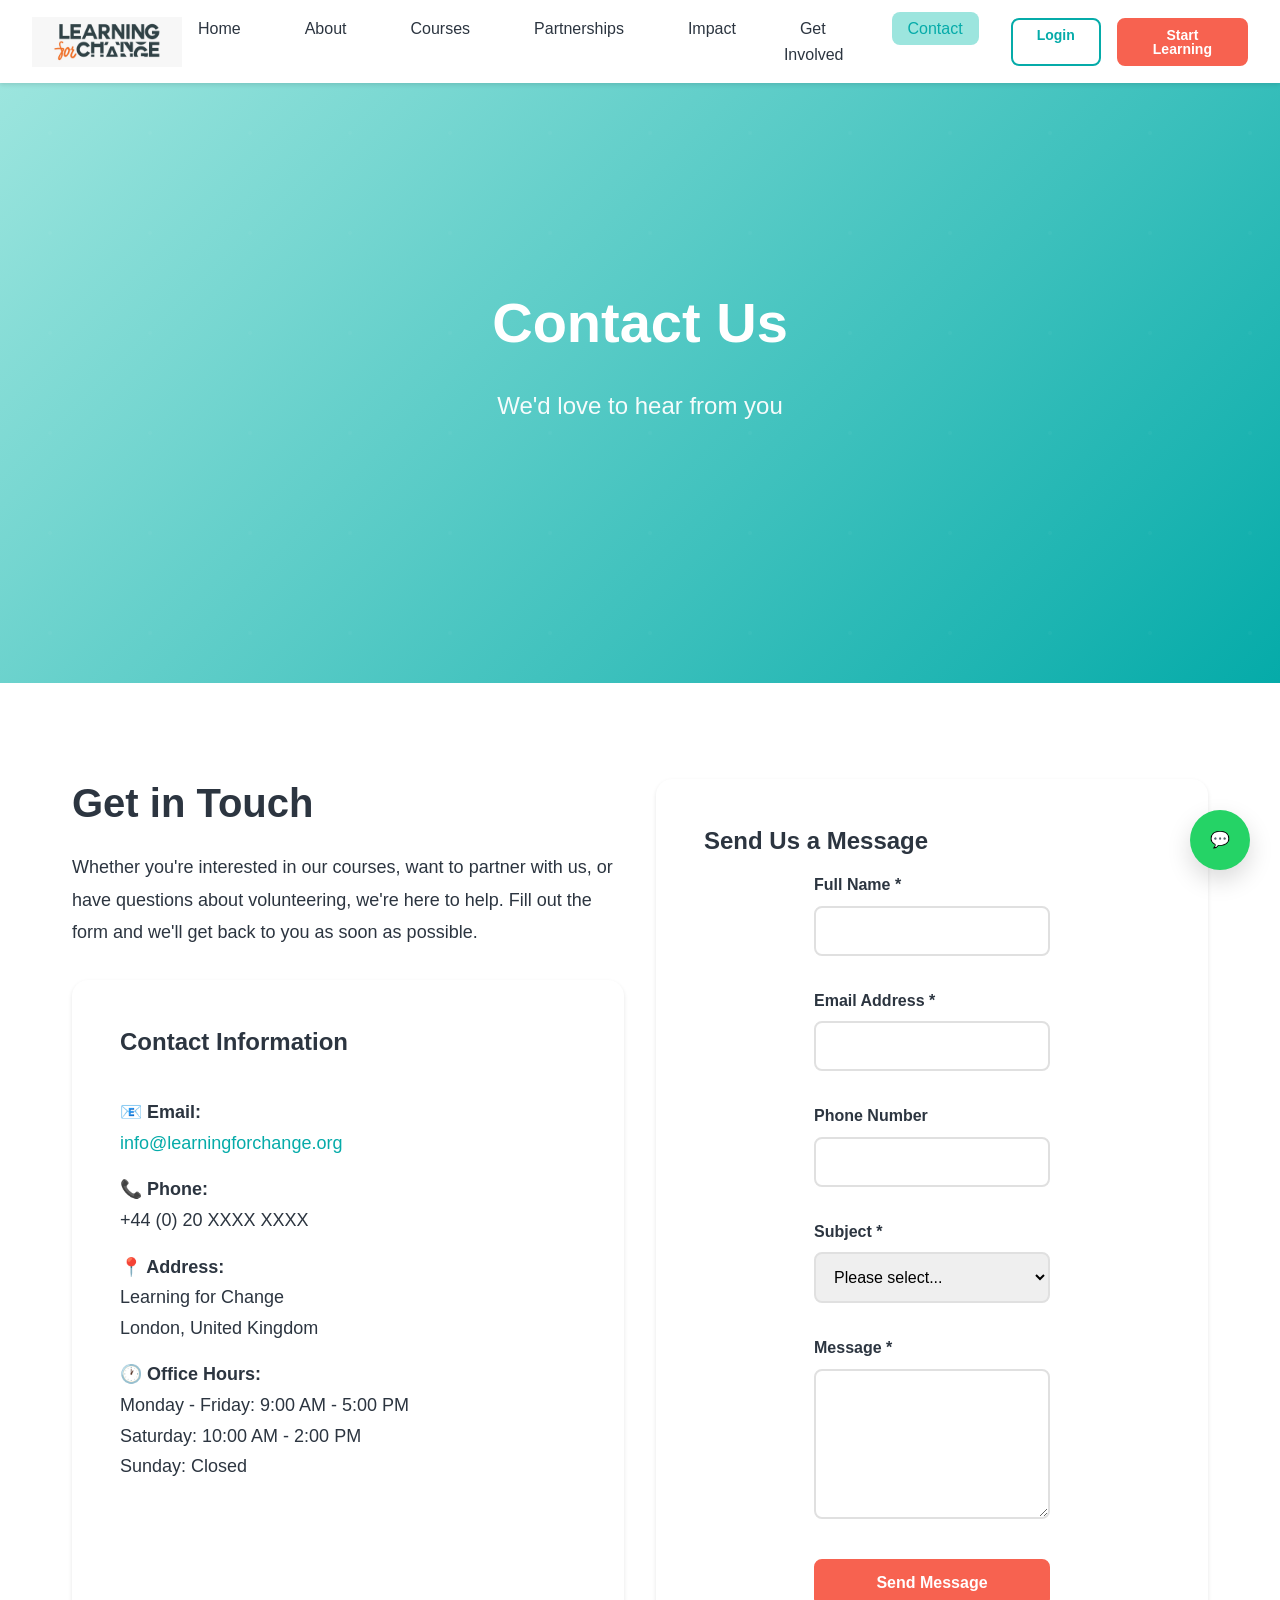
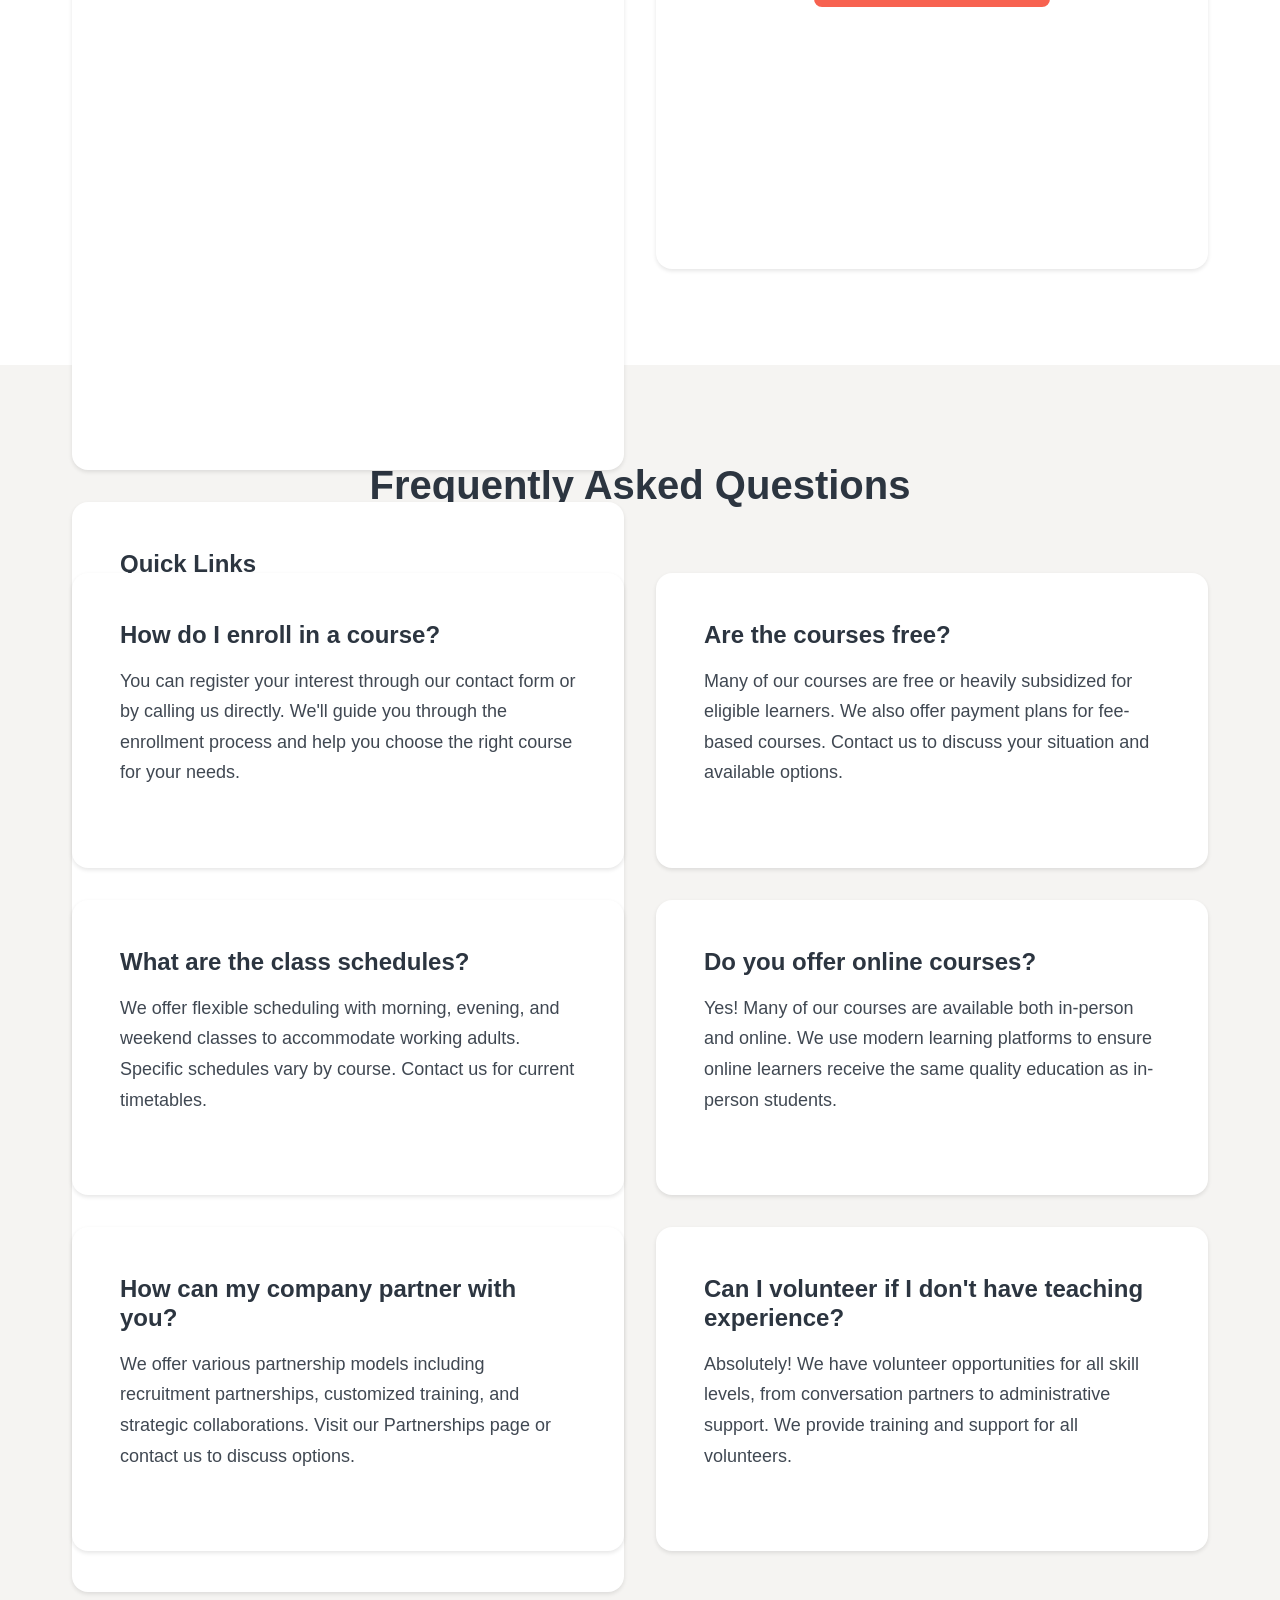
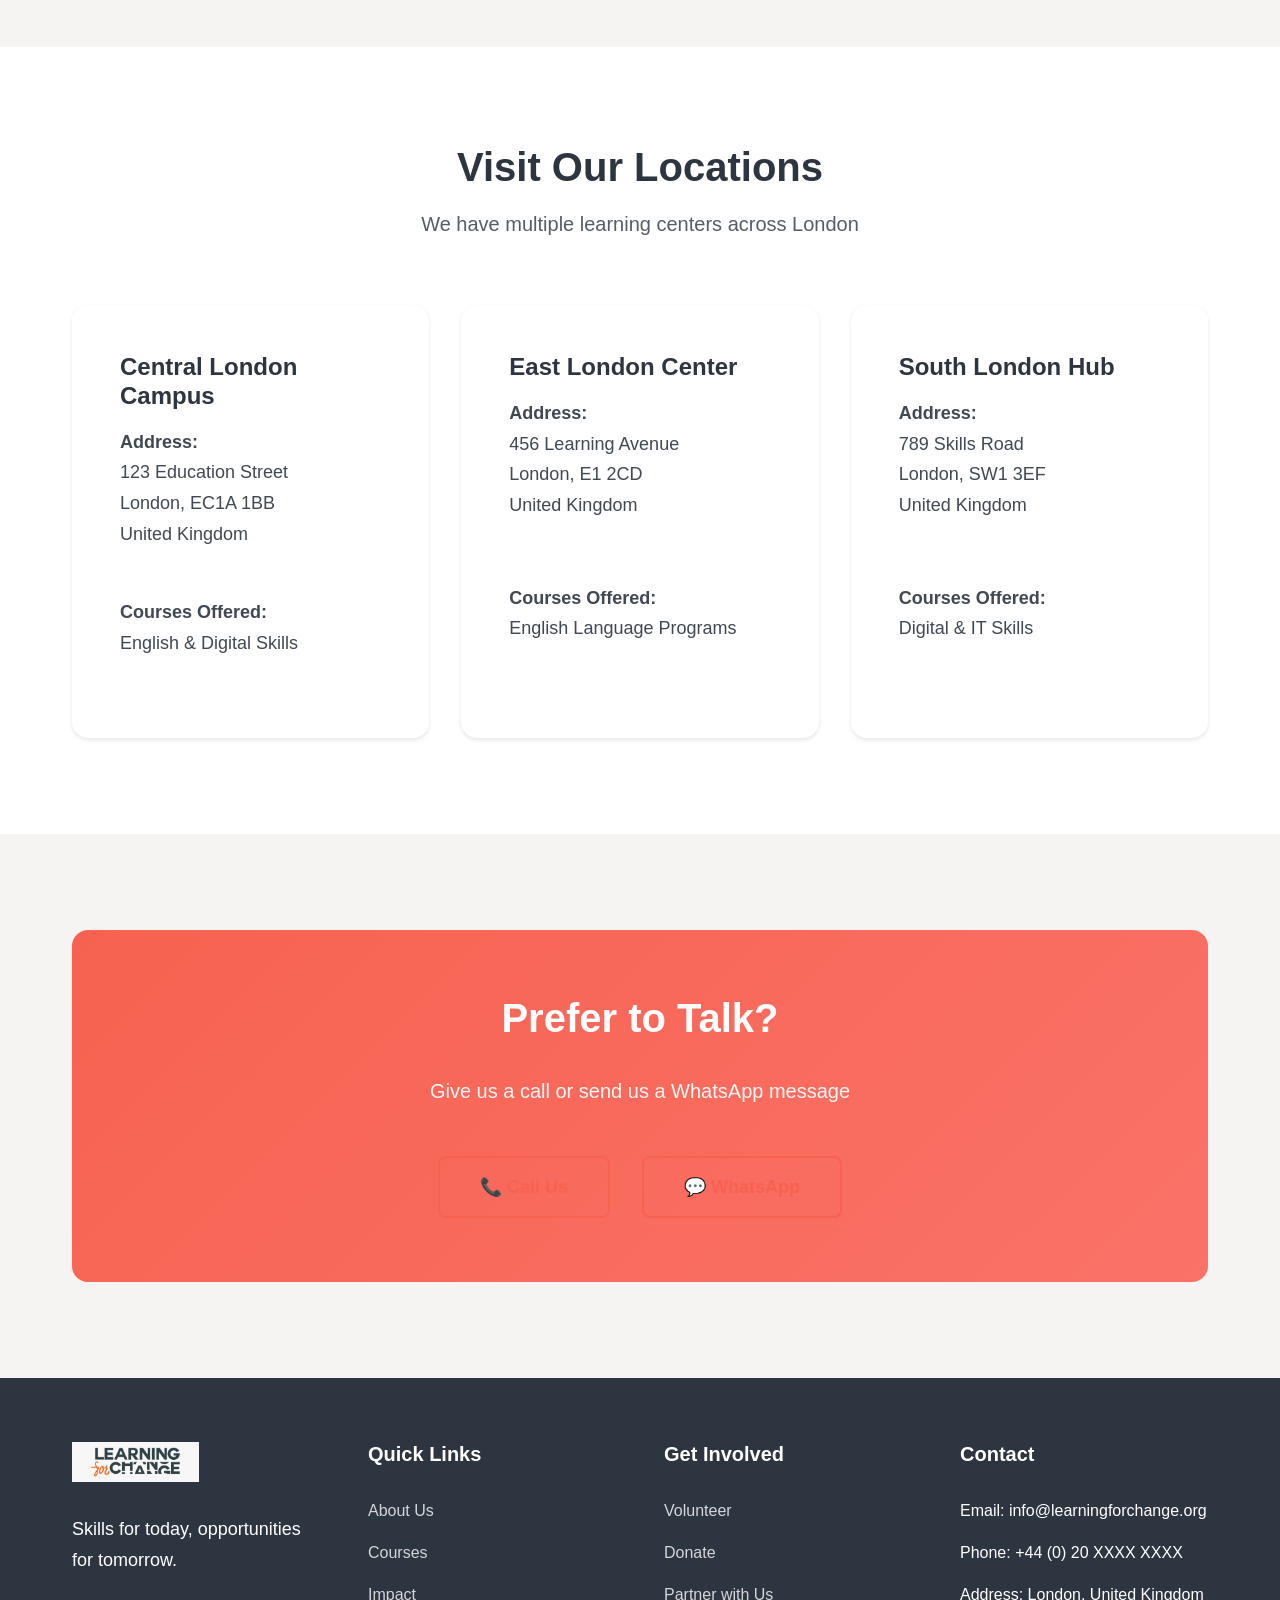
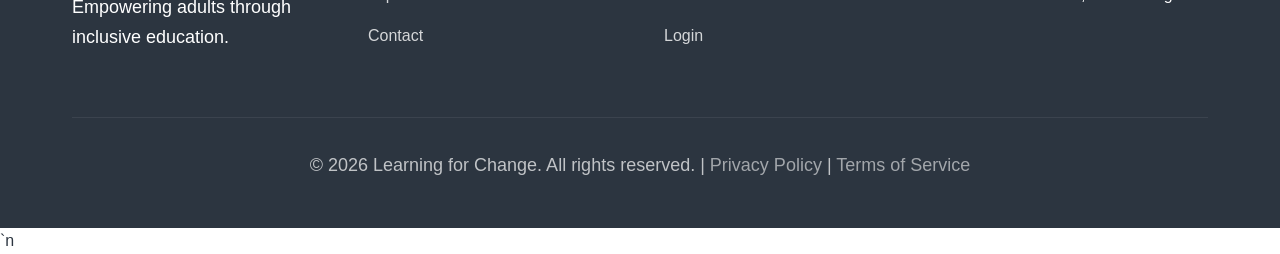
<file: contact.html>
<!DOCTYPE html>
<html lang="en">
<head>
  <meta charset="UTF-8">
  <meta name="viewport" content="width=device-width, initial-scale=1.0">
  <meta name="description" content="Contact Learning for Change - get in touch to learn more about our courses, partnerships, or volunteer opportunities.">
  <title>Contact Us - Learning for Change</title>
  <link rel="stylesheet" href="assets/css/main.css">
  <link rel="icon" type="image/png" href="logo.jpeg">
</head>
<body>
  <header class="header">
    <div class="header__container">
      <a href="index.html" class="header__logo">
        <img src="logo.jpeg" alt="Learning for Change Logo" class="header__logo-img">
      </a>
      
      <nav class="header__nav" aria-label="Main navigation">
        <ul class="header__nav-list">
          <li><a href="index.html" class="header__nav-link">Home</a></li>
          <li><a href="about.html" class="header__nav-link">About</a></li>
          <li><a href="courses.html" class="header__nav-link">Courses</a></li>
          <li><a href="partnerships.html" class="header__nav-link">Partnerships</a></li>
          <li><a href="impact.html" class="header__nav-link">Impact</a></li>
          <li><a href="get-involved.html" class="header__nav-link">Get Involved</a></li>
          <li><a href="contact.html" class="header__nav-link">Contact</a></li>
        </ul>
        
        <div class="header__actions">
          <a href="login.html" class="btn btn--outline-teal btn--small">Login</a>
          <a href="courses.html" class="btn btn--primary btn--small">Start Learning</a>
        </div>
      </nav>
      
      <button class="header__mobile-toggle" aria-label="Toggle mobile menu" aria-expanded="false">☰</button>
    </div>
  </header>

  <main>
    <section class="hero">
      <div class="container">
        <div class="hero__content">
          <h1 class="hero__title">Contact Us</h1>
          <p class="hero__subtitle">We'd love to hear from you</p>
        </div>
      </div>
    </section>

    <section class="section section--white">
      <div class="container">
        <div class="grid grid--2">
          <div>
            <h2 style="margin-bottom: 1.5rem;">Get in Touch</h2>
            <p style="font-size: 1.125rem; line-height: 1.8; margin-bottom: 2rem;">
              Whether you're interested in our courses, want to partner with us, or have questions about volunteering, we're here to help. Fill out the form and we'll get back to you as soon as possible.
            </p>
            
            <div class="card">
              <h3 class="card__title">Contact Information</h3>
              <div style="margin-top: 1.5rem;">
                <p style="margin-bottom: 1rem;">
                  <strong>📧 Email:</strong><br>
                  <a href="mailto:info@learningforchange.org" style="color: var(--primary-teal);">info@learningforchange.org</a>
                </p>
                <p style="margin-bottom: 1rem;">
                  <strong>📞 Phone:</strong><br>
                  +44 (0) 20 XXXX XXXX
                </p>
                <p style="margin-bottom: 1rem;">
                  <strong>📍 Address:</strong><br>
                  Learning for Change<br>
                  London, United Kingdom
                </p>
                <p style="margin-bottom: 1rem;">
                  <strong>🕐 Office Hours:</strong><br>
                  Monday - Friday: 9:00 AM - 5:00 PM<br>
                  Saturday: 10:00 AM - 2:00 PM<br>
                  Sunday: Closed
                </p>
              </div>
            </div>
            
            <div class="card mt-3">
              <h3 class="card__title">Quick Links</h3>
              <ul style="margin-left: 1.5rem; margin-top: 1rem;">
                <li style="margin-bottom: 0.5rem;"><a href="courses.html" style="color: var(--primary-teal);">Browse Our Courses</a></li>
                <li style="margin-bottom: 0.5rem;"><a href="partnerships.html" style="color: var(--primary-teal);">Partnership Opportunities</a></li>
                <li style="margin-bottom: 0.5rem;"><a href="get-involved.html" style="color: var(--primary-teal);">Volunteer With Us</a></li>
                <li style="margin-bottom: 0.5rem;"><a href="about.html" style="color: var(--primary-teal);">About Our Organization</a></li>
              </ul>
            </div>
          </div>
          
          <div>
            <div class="card">
              <h3 class="card__title">Send Us a Message</h3>
              
              <form class="form" id="contactForm">
                <div class="form__group">
                  <label for="name" class="form__label">Full Name *</label>
                  <input type="text" id="name" name="name" class="form__input" required>
                </div>
                
                <div class="form__group">
                  <label for="email" class="form__label">Email Address *</label>
                  <input type="email" id="email" name="email" class="form__input" required>
                </div>
                
                <div class="form__group">
                  <label for="phone" class="form__label">Phone Number</label>
                  <input type="tel" id="phone" name="phone" class="form__input">
                </div>
                
                <div class="form__group">
                  <label for="subject" class="form__label">Subject *</label>
                  <select id="subject" name="subject" class="form__select" required>
                    <option value="">Please select...</option>
                    <option value="course-inquiry">Course Inquiry</option>
                    <option value="partnership">Partnership Opportunity</option>
                    <option value="volunteer">Volunteer Interest</option>
                    <option value="donation">Donation Inquiry</option>
                    <option value="general">General Question</option>
                    <option value="other">Other</option>
                  </select>
                </div>
                
                <div class="form__group">
                  <label for="message" class="form__label">Message *</label>
                  <textarea id="message" name="message" class="form__textarea" required></textarea>
                </div>
                
                <button type="submit" class="btn btn--primary" style="width: 100%;">Send Message</button>
              </form>
            </div>
          </div>
        </div>
      </div>
    </section>

    <section class="section section--light">
      <div class="container">
        <div class="section__header">
          <h2 class="section__title">Frequently Asked Questions</h2>
        </div>
        
        <div class="grid grid--2">
          <div class="card">
            <h3 class="card__title">How do I enroll in a course?</h3>
            <p class="card__description">
              You can register your interest through our contact form or by calling us directly. We'll guide you through the enrollment process and help you choose the right course for your needs.
            </p>
          </div>
          
          <div class="card">
            <h3 class="card__title">Are the courses free?</h3>
            <p class="card__description">
              Many of our courses are free or heavily subsidized for eligible learners. We also offer payment plans for fee-based courses. Contact us to discuss your situation and available options.
            </p>
          </div>
          
          <div class="card">
            <h3 class="card__title">What are the class schedules?</h3>
            <p class="card__description">
              We offer flexible scheduling with morning, evening, and weekend classes to accommodate working adults. Specific schedules vary by course. Contact us for current timetables.
            </p>
          </div>
          
          <div class="card">
            <h3 class="card__title">Do you offer online courses?</h3>
            <p class="card__description">
              Yes! Many of our courses are available both in-person and online. We use modern learning platforms to ensure online learners receive the same quality education as in-person students.
            </p>
          </div>
          
          <div class="card">
            <h3 class="card__title">How can my company partner with you?</h3>
            <p class="card__description">
              We offer various partnership models including recruitment partnerships, customized training, and strategic collaborations. Visit our Partnerships page or contact us to discuss options.
            </p>
          </div>
          
          <div class="card">
            <h3 class="card__title">Can I volunteer if I don't have teaching experience?</h3>
            <p class="card__description">
              Absolutely! We have volunteer opportunities for all skill levels, from conversation partners to administrative support. We provide training and support for all volunteers.
            </p>
          </div>
        </div>
      </div>
    </section>

    <section class="section section--white">
      <div class="container">
        <div class="section__header">
          <h2 class="section__title">Visit Our Locations</h2>
          <p class="section__subtitle">We have multiple learning centers across London</p>
        </div>
        
        <div class="grid grid--3">
          <div class="card">
            <h3 class="card__title">Central London Campus</h3>
            <p class="card__description">
              <strong>Address:</strong><br>
              123 Education Street<br>
              London, EC1A 1BB<br>
              United Kingdom
            </p>
            <p class="card__description" style="margin-top: 1rem;">
              <strong>Courses Offered:</strong><br>
              English & Digital Skills
            </p>
          </div>
          
          <div class="card">
            <h3 class="card__title">East London Center</h3>
            <p class="card__description">
              <strong>Address:</strong><br>
              456 Learning Avenue<br>
              London, E1 2CD<br>
              United Kingdom
            </p>
            <p class="card__description" style="margin-top: 1rem;">
              <strong>Courses Offered:</strong><br>
              English Language Programs
            </p>
          </div>
          
          <div class="card">
            <h3 class="card__title">South London Hub</h3>
            <p class="card__description">
              <strong>Address:</strong><br>
              789 Skills Road<br>
              London, SW1 3EF<br>
              United Kingdom
            </p>
            <p class="card__description" style="margin-top: 1rem;">
              <strong>Courses Offered:</strong><br>
              Digital & IT Skills
            </p>
          </div>
        </div>
      </div>
    </section>

    <section class="section section--light">
      <div class="container">
        <div class="cta-banner">
          <h2 class="cta-banner__title">Prefer to Talk?</h2>
          <p class="cta-banner__text">Give us a call or send us a WhatsApp message</p>
          <div class="hero__cta">
            <a href="tel:+442012345678" class="btn btn--outline btn--large">📞 Call Us</a>
            <a href="https://wa.me/XXXXXXXXXXX?text=Hello,%20I'd%20like%20to%20know%20more%20about%20the%20courses." class="btn btn--outline btn--large" target="_blank">💬 WhatsApp</a>
          </div>
        </div>
      </div>
    </section>
  </main>

  <footer class="footer">
    <div class="container">
      <div class="footer__grid">
        <div>
          <img src="logo.jpeg" alt="Learning for Change" class="footer__logo">
          <p>Skills for today, opportunities for tomorrow.</p>
          <p style="margin-top: 1rem;">Empowering adults through inclusive education.</p>
        </div>
        
        <div>
          <h4 class="footer__section-title">Quick Links</h4>
          <ul class="footer__list">
            <li class="footer__list-item"><a href="about.html" class="footer__link">About Us</a></li>
            <li class="footer__list-item"><a href="courses.html" class="footer__link">Courses</a></li>
            <li class="footer__list-item"><a href="impact.html" class="footer__link">Impact</a></li>
            <li class="footer__list-item"><a href="contact.html" class="footer__link">Contact</a></li>
          </ul>
        </div>
        
        <div>
          <h4 class="footer__section-title">Get Involved</h4>
          <ul class="footer__list">
            <li class="footer__list-item"><a href="get-involved.html" class="footer__link">Volunteer</a></li>
            <li class="footer__list-item"><a href="get-involved.html" class="footer__link">Donate</a></li>
            <li class="footer__list-item"><a href="partnerships.html" class="footer__link">Partner with Us</a></li>
            <li class="footer__list-item"><a href="login.html" class="footer__link">Login</a></li>
          </ul>
        </div>
        
        <div>
          <h4 class="footer__section-title">Contact</h4>
          <ul class="footer__list">
            <li class="footer__list-item">Email: info@learningforchange.org</li>
            <li class="footer__list-item">Phone: +44 (0) 20 XXXX XXXX</li>
            <li class="footer__list-item">Address: London, United Kingdom</li>
          </ul>
        </div>
      </div>
      
      <div class="footer__bottom">
        <p>&copy; 2026 Learning for Change. All rights reserved. | <a href="#" class="footer__link">Privacy Policy</a> | <a href="#" class="footer__link">Terms of Service</a></p>
      </div>
    </div>
  </footer>

  <a href="https://wa.me/XXXXXXXXXXX?text=Hello,%20I'd%20like%20to%20know%20more%20about%20the%20courses." class="whatsapp-float" target="_blank" rel="noopener noreferrer" aria-label="Contact us on WhatsApp">
    <span>💬</span>
  </a>

  <script src="assets/js/config.js"></script>`n  <script src="assets/js/main.js"></script>
</body>
</html>
</file>
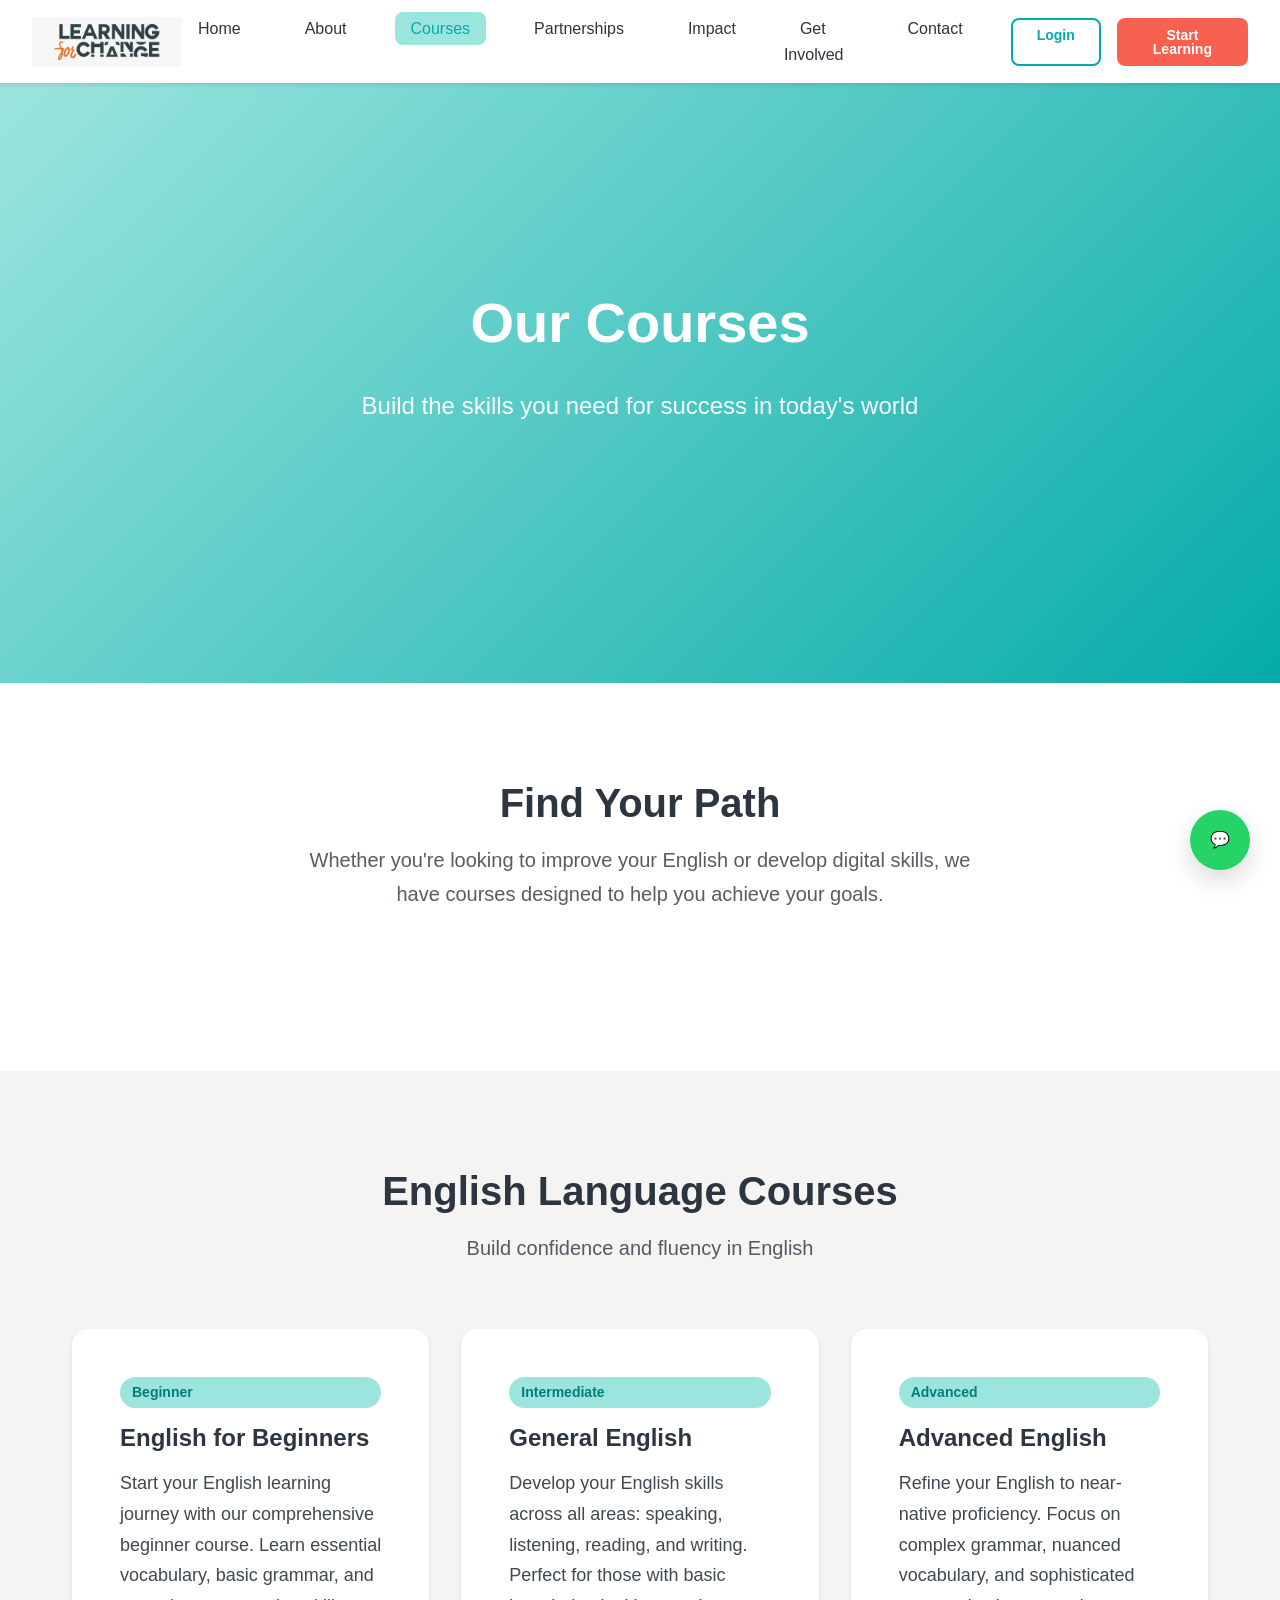
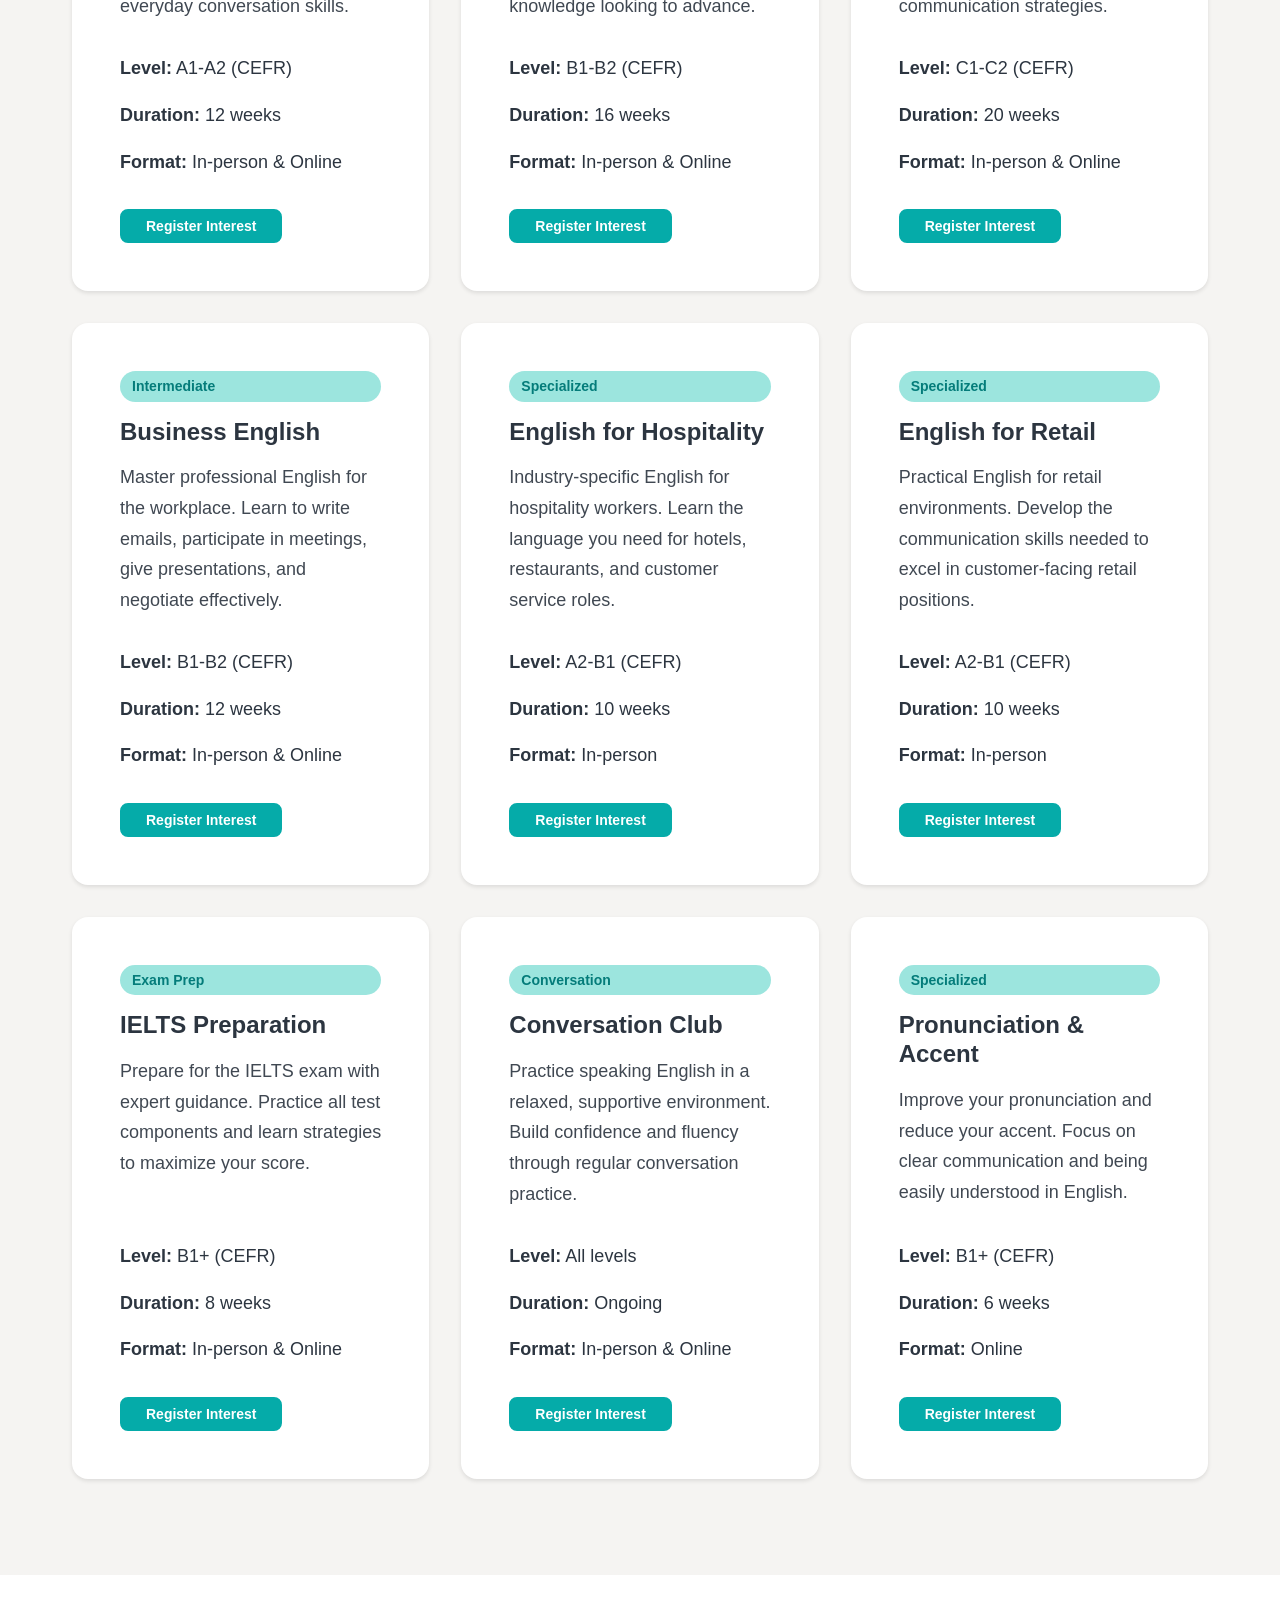
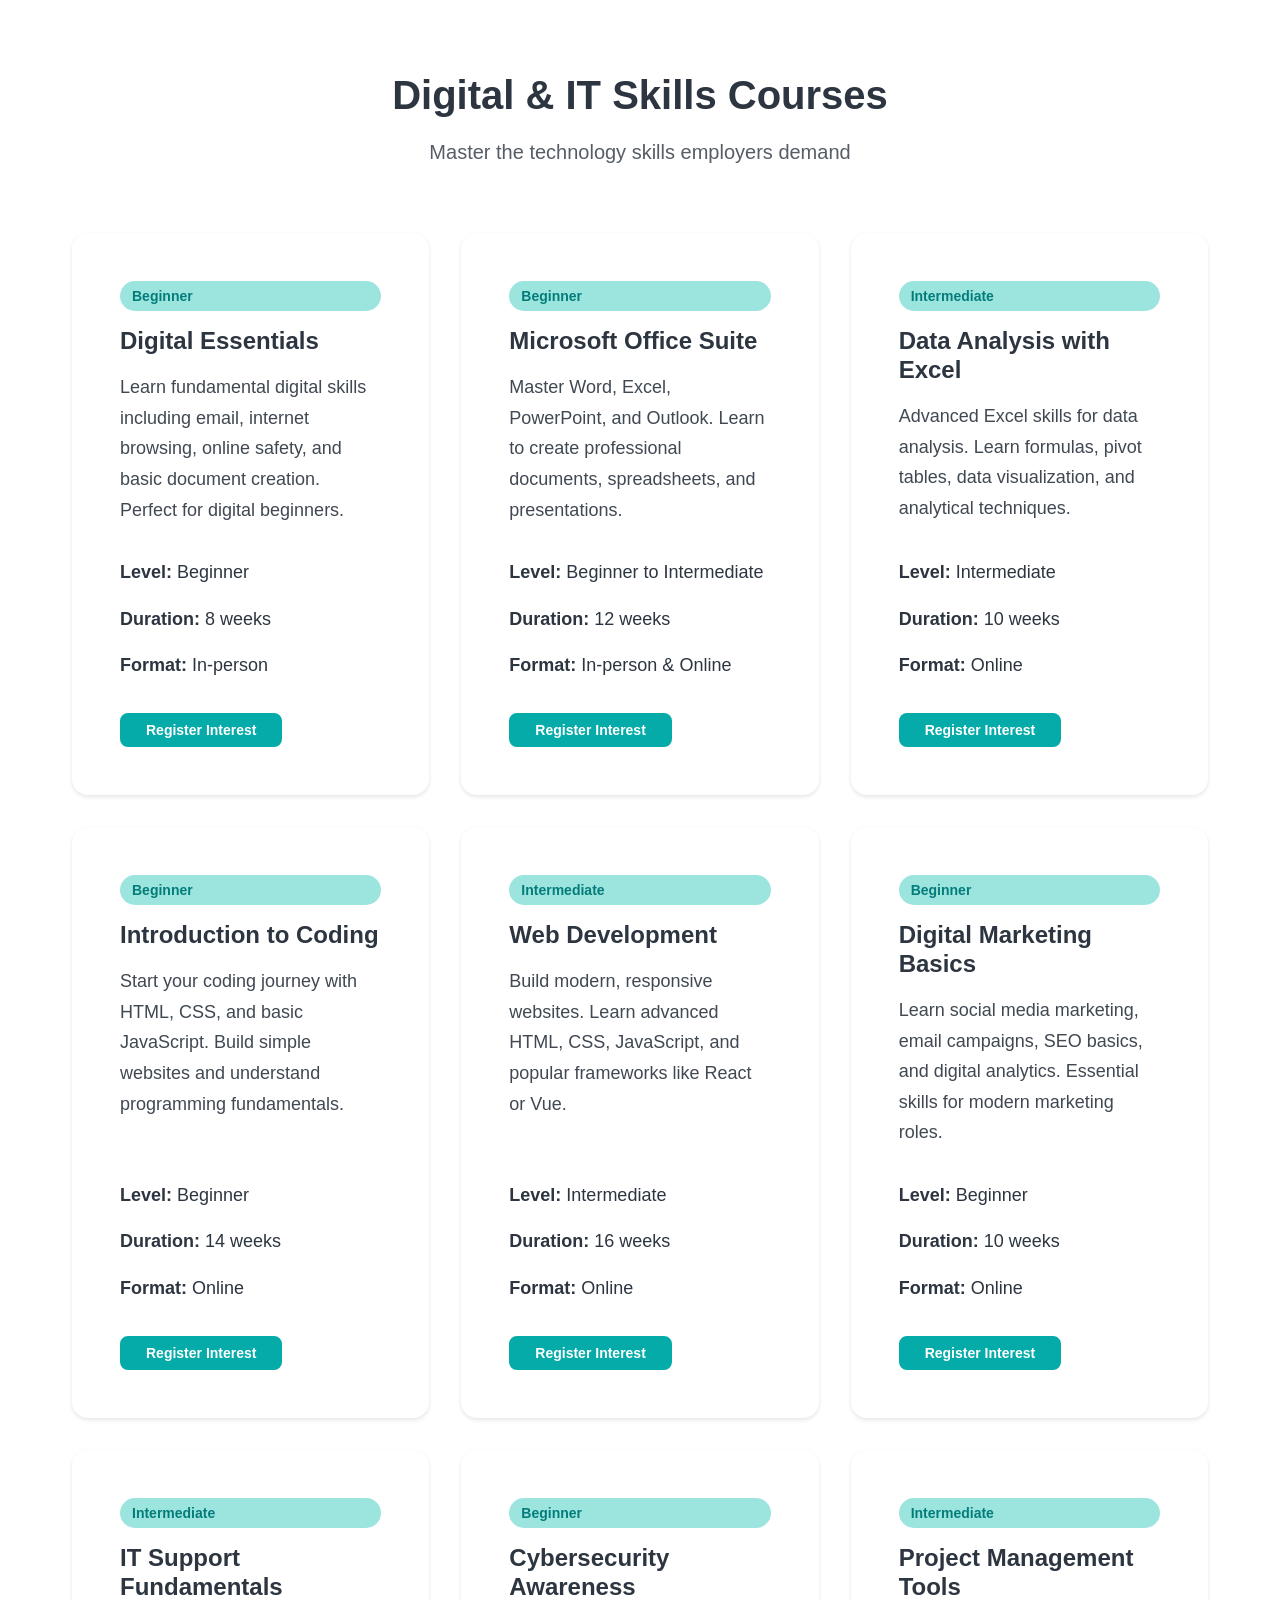
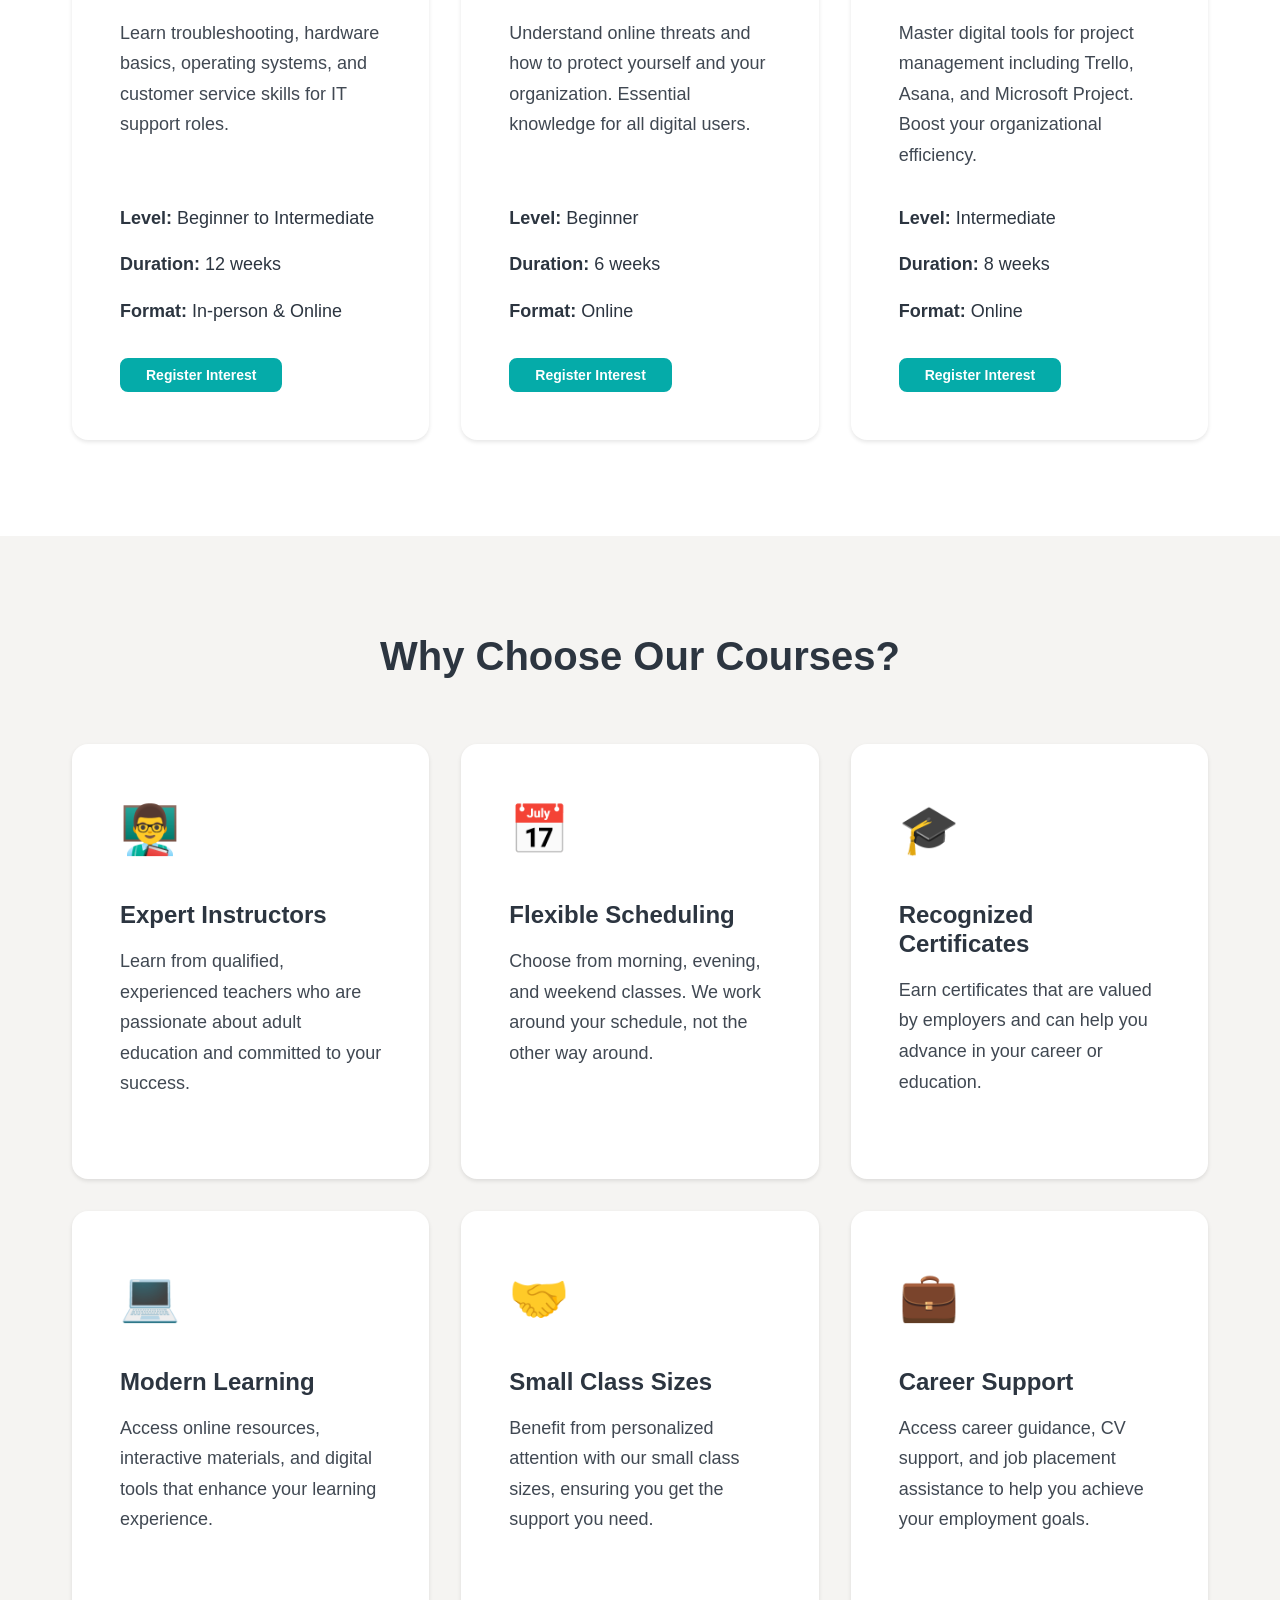
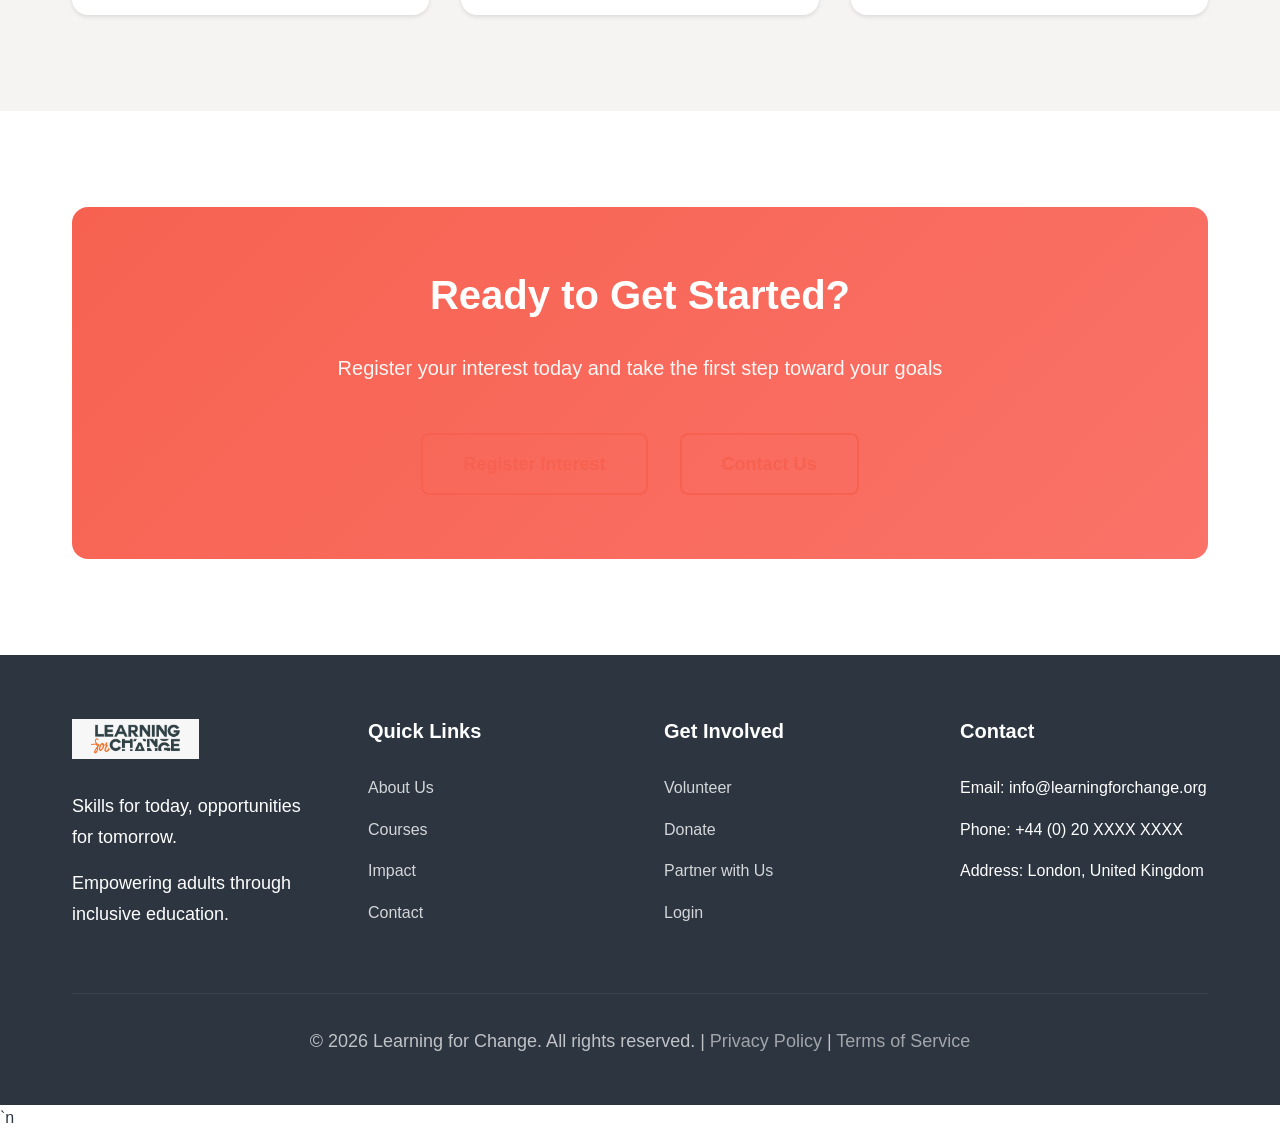
<file: courses.html>
<!DOCTYPE html>
<html lang="en">
<head>
  <meta charset="UTF-8">
  <meta name="viewport" content="width=device-width, initial-scale=1.0">
  <meta name="description" content="Explore our English and Digital Skills courses designed for adult learners. Build the skills you need for career success.">
  <title>Our Courses - Learning for Change</title>
  <link rel="stylesheet" href="assets/css/main.css">
  <link rel="icon" type="image/png" href="logo.jpeg">
</head>
<body>
  <header class="header">
    <div class="header__container">
      <a href="index.html" class="header__logo">
        <img src="logo.jpeg" alt="Learning for Change Logo" class="header__logo-img">
      </a>
      
      <nav class="header__nav" aria-label="Main navigation">
        <ul class="header__nav-list">
          <li><a href="index.html" class="header__nav-link">Home</a></li>
          <li><a href="about.html" class="header__nav-link">About</a></li>
          <li><a href="courses.html" class="header__nav-link">Courses</a></li>
          <li><a href="partnerships.html" class="header__nav-link">Partnerships</a></li>
          <li><a href="impact.html" class="header__nav-link">Impact</a></li>
          <li><a href="get-involved.html" class="header__nav-link">Get Involved</a></li>
          <li><a href="contact.html" class="header__nav-link">Contact</a></li>
        </ul>
        
        <div class="header__actions">
          <a href="login.html" class="btn btn--outline-teal btn--small">Login</a>
          <a href="courses.html" class="btn btn--primary btn--small">Start Learning</a>
        </div>
      </nav>
      
      <button class="header__mobile-toggle" aria-label="Toggle mobile menu" aria-expanded="false">☰</button>
    </div>
  </header>

  <main>
    <section class="hero">
      <div class="container">
        <div class="hero__content">
          <h1 class="hero__title">Our Courses</h1>
          <p class="hero__subtitle">Build the skills you need for success in today's world</p>
        </div>
      </div>
    </section>

    <section class="section section--white">
      <div class="container container--narrow">
        <div class="section__header">
          <h2 class="section__title">Find Your Path</h2>
          <p class="section__subtitle">Whether you're looking to improve your English or develop digital skills, we have courses designed to help you achieve your goals.</p>
        </div>
      </div>
    </section>

    <section class="section section--light">
      <div class="container">
        <div class="section__header">
          <h2 class="section__title">English Language Courses</h2>
          <p class="section__subtitle">Build confidence and fluency in English</p>
        </div>
        
        <div class="grid grid--3">
          <div class="card">
            <span class="card__badge">Beginner</span>
            <h3 class="card__title">English for Beginners</h3>
            <p class="card__description">
              Start your English learning journey with our comprehensive beginner course. Learn essential vocabulary, basic grammar, and everyday conversation skills.
            </p>
            <div class="card__footer">
              <p><strong>Level:</strong> A1-A2 (CEFR)</p>
              <p><strong>Duration:</strong> 12 weeks</p>
              <p><strong>Format:</strong> In-person & Online</p>
              <a href="contact.html" class="btn btn--secondary btn--small mt-2">Register Interest</a>
            </div>
          </div>
          
          <div class="card">
            <span class="card__badge">Intermediate</span>
            <h3 class="card__title">General English</h3>
            <p class="card__description">
              Develop your English skills across all areas: speaking, listening, reading, and writing. Perfect for those with basic knowledge looking to advance.
            </p>
            <div class="card__footer">
              <p><strong>Level:</strong> B1-B2 (CEFR)</p>
              <p><strong>Duration:</strong> 16 weeks</p>
              <p><strong>Format:</strong> In-person & Online</p>
              <a href="contact.html" class="btn btn--secondary btn--small mt-2">Register Interest</a>
            </div>
          </div>
          
          <div class="card">
            <span class="card__badge">Advanced</span>
            <h3 class="card__title">Advanced English</h3>
            <p class="card__description">
              Refine your English to near-native proficiency. Focus on complex grammar, nuanced vocabulary, and sophisticated communication strategies.
            </p>
            <div class="card__footer">
              <p><strong>Level:</strong> C1-C2 (CEFR)</p>
              <p><strong>Duration:</strong> 20 weeks</p>
              <p><strong>Format:</strong> In-person & Online</p>
              <a href="contact.html" class="btn btn--secondary btn--small mt-2">Register Interest</a>
            </div>
          </div>
          
          <div class="card">
            <span class="card__badge">Intermediate</span>
            <h3 class="card__title">Business English</h3>
            <p class="card__description">
              Master professional English for the workplace. Learn to write emails, participate in meetings, give presentations, and negotiate effectively.
            </p>
            <div class="card__footer">
              <p><strong>Level:</strong> B1-B2 (CEFR)</p>
              <p><strong>Duration:</strong> 12 weeks</p>
              <p><strong>Format:</strong> In-person & Online</p>
              <a href="contact.html" class="btn btn--secondary btn--small mt-2">Register Interest</a>
            </div>
          </div>
          
          <div class="card">
            <span class="card__badge">Specialized</span>
            <h3 class="card__title">English for Hospitality</h3>
            <p class="card__description">
              Industry-specific English for hospitality workers. Learn the language you need for hotels, restaurants, and customer service roles.
            </p>
            <div class="card__footer">
              <p><strong>Level:</strong> A2-B1 (CEFR)</p>
              <p><strong>Duration:</strong> 10 weeks</p>
              <p><strong>Format:</strong> In-person</p>
              <a href="contact.html" class="btn btn--secondary btn--small mt-2">Register Interest</a>
            </div>
          </div>
          
          <div class="card">
            <span class="card__badge">Specialized</span>
            <h3 class="card__title">English for Retail</h3>
            <p class="card__description">
              Practical English for retail environments. Develop the communication skills needed to excel in customer-facing retail positions.
            </p>
            <div class="card__footer">
              <p><strong>Level:</strong> A2-B1 (CEFR)</p>
              <p><strong>Duration:</strong> 10 weeks</p>
              <p><strong>Format:</strong> In-person</p>
              <a href="contact.html" class="btn btn--secondary btn--small mt-2">Register Interest</a>
            </div>
          </div>
          
          <div class="card">
            <span class="card__badge">Exam Prep</span>
            <h3 class="card__title">IELTS Preparation</h3>
            <p class="card__description">
              Prepare for the IELTS exam with expert guidance. Practice all test components and learn strategies to maximize your score.
            </p>
            <div class="card__footer">
              <p><strong>Level:</strong> B1+ (CEFR)</p>
              <p><strong>Duration:</strong> 8 weeks</p>
              <p><strong>Format:</strong> In-person & Online</p>
              <a href="contact.html" class="btn btn--secondary btn--small mt-2">Register Interest</a>
            </div>
          </div>
          
          <div class="card">
            <span class="card__badge">Conversation</span>
            <h3 class="card__title">Conversation Club</h3>
            <p class="card__description">
              Practice speaking English in a relaxed, supportive environment. Build confidence and fluency through regular conversation practice.
            </p>
            <div class="card__footer">
              <p><strong>Level:</strong> All levels</p>
              <p><strong>Duration:</strong> Ongoing</p>
              <p><strong>Format:</strong> In-person & Online</p>
              <a href="contact.html" class="btn btn--secondary btn--small mt-2">Register Interest</a>
            </div>
          </div>
          
          <div class="card">
            <span class="card__badge">Specialized</span>
            <h3 class="card__title">Pronunciation & Accent</h3>
            <p class="card__description">
              Improve your pronunciation and reduce your accent. Focus on clear communication and being easily understood in English.
            </p>
            <div class="card__footer">
              <p><strong>Level:</strong> B1+ (CEFR)</p>
              <p><strong>Duration:</strong> 6 weeks</p>
              <p><strong>Format:</strong> Online</p>
              <a href="contact.html" class="btn btn--secondary btn--small mt-2">Register Interest</a>
            </div>
          </div>
        </div>
      </div>
    </section>

    <section class="section section--white">
      <div class="container">
        <div class="section__header">
          <h2 class="section__title">Digital & IT Skills Courses</h2>
          <p class="section__subtitle">Master the technology skills employers demand</p>
        </div>
        
        <div class="grid grid--3">
          <div class="card">
            <span class="card__badge">Beginner</span>
            <h3 class="card__title">Digital Essentials</h3>
            <p class="card__description">
              Learn fundamental digital skills including email, internet browsing, online safety, and basic document creation. Perfect for digital beginners.
            </p>
            <div class="card__footer">
              <p><strong>Level:</strong> Beginner</p>
              <p><strong>Duration:</strong> 8 weeks</p>
              <p><strong>Format:</strong> In-person</p>
              <a href="contact.html" class="btn btn--secondary btn--small mt-2">Register Interest</a>
            </div>
          </div>
          
          <div class="card">
            <span class="card__badge">Beginner</span>
            <h3 class="card__title">Microsoft Office Suite</h3>
            <p class="card__description">
              Master Word, Excel, PowerPoint, and Outlook. Learn to create professional documents, spreadsheets, and presentations.
            </p>
            <div class="card__footer">
              <p><strong>Level:</strong> Beginner to Intermediate</p>
              <p><strong>Duration:</strong> 12 weeks</p>
              <p><strong>Format:</strong> In-person & Online</p>
              <a href="contact.html" class="btn btn--secondary btn--small mt-2">Register Interest</a>
            </div>
          </div>
          
          <div class="card">
            <span class="card__badge">Intermediate</span>
            <h3 class="card__title">Data Analysis with Excel</h3>
            <p class="card__description">
              Advanced Excel skills for data analysis. Learn formulas, pivot tables, data visualization, and analytical techniques.
            </p>
            <div class="card__footer">
              <p><strong>Level:</strong> Intermediate</p>
              <p><strong>Duration:</strong> 10 weeks</p>
              <p><strong>Format:</strong> Online</p>
              <a href="contact.html" class="btn btn--secondary btn--small mt-2">Register Interest</a>
            </div>
          </div>
          
          <div class="card">
            <span class="card__badge">Beginner</span>
            <h3 class="card__title">Introduction to Coding</h3>
            <p class="card__description">
              Start your coding journey with HTML, CSS, and basic JavaScript. Build simple websites and understand programming fundamentals.
            </p>
            <div class="card__footer">
              <p><strong>Level:</strong> Beginner</p>
              <p><strong>Duration:</strong> 14 weeks</p>
              <p><strong>Format:</strong> Online</p>
              <a href="contact.html" class="btn btn--secondary btn--small mt-2">Register Interest</a>
            </div>
          </div>
          
          <div class="card">
            <span class="card__badge">Intermediate</span>
            <h3 class="card__title">Web Development</h3>
            <p class="card__description">
              Build modern, responsive websites. Learn advanced HTML, CSS, JavaScript, and popular frameworks like React or Vue.
            </p>
            <div class="card__footer">
              <p><strong>Level:</strong> Intermediate</p>
              <p><strong>Duration:</strong> 16 weeks</p>
              <p><strong>Format:</strong> Online</p>
              <a href="contact.html" class="btn btn--secondary btn--small mt-2">Register Interest</a>
            </div>
          </div>
          
          <div class="card">
            <span class="card__badge">Beginner</span>
            <h3 class="card__title">Digital Marketing Basics</h3>
            <p class="card__description">
              Learn social media marketing, email campaigns, SEO basics, and digital analytics. Essential skills for modern marketing roles.
            </p>
            <div class="card__footer">
              <p><strong>Level:</strong> Beginner</p>
              <p><strong>Duration:</strong> 10 weeks</p>
              <p><strong>Format:</strong> Online</p>
              <a href="contact.html" class="btn btn--secondary btn--small mt-2">Register Interest</a>
            </div>
          </div>
          
          <div class="card">
            <span class="card__badge">Intermediate</span>
            <h3 class="card__title">IT Support Fundamentals</h3>
            <p class="card__description">
              Learn troubleshooting, hardware basics, operating systems, and customer service skills for IT support roles.
            </p>
            <div class="card__footer">
              <p><strong>Level:</strong> Beginner to Intermediate</p>
              <p><strong>Duration:</strong> 12 weeks</p>
              <p><strong>Format:</strong> In-person & Online</p>
              <a href="contact.html" class="btn btn--secondary btn--small mt-2">Register Interest</a>
            </div>
          </div>
          
          <div class="card">
            <span class="card__badge">Beginner</span>
            <h3 class="card__title">Cybersecurity Awareness</h3>
            <p class="card__description">
              Understand online threats and how to protect yourself and your organization. Essential knowledge for all digital users.
            </p>
            <div class="card__footer">
              <p><strong>Level:</strong> Beginner</p>
              <p><strong>Duration:</strong> 6 weeks</p>
              <p><strong>Format:</strong> Online</p>
              <a href="contact.html" class="btn btn--secondary btn--small mt-2">Register Interest</a>
            </div>
          </div>
          
          <div class="card">
            <span class="card__badge">Intermediate</span>
            <h3 class="card__title">Project Management Tools</h3>
            <p class="card__description">
              Master digital tools for project management including Trello, Asana, and Microsoft Project. Boost your organizational efficiency.
            </p>
            <div class="card__footer">
              <p><strong>Level:</strong> Intermediate</p>
              <p><strong>Duration:</strong> 8 weeks</p>
              <p><strong>Format:</strong> Online</p>
              <a href="contact.html" class="btn btn--secondary btn--small mt-2">Register Interest</a>
            </div>
          </div>
        </div>
      </div>
    </section>

    <section class="section section--light">
      <div class="container">
        <div class="section__header">
          <h2 class="section__title">Why Choose Our Courses?</h2>
        </div>
        
        <div class="grid grid--3">
          <div class="card">
            <div class="card__icon">👨‍🏫</div>
            <h3 class="card__title">Expert Instructors</h3>
            <p class="card__description">Learn from qualified, experienced teachers who are passionate about adult education and committed to your success.</p>
          </div>
          
          <div class="card">
            <div class="card__icon">📅</div>
            <h3 class="card__title">Flexible Scheduling</h3>
            <p class="card__description">Choose from morning, evening, and weekend classes. We work around your schedule, not the other way around.</p>
          </div>
          
          <div class="card">
            <div class="card__icon">🎓</div>
            <h3 class="card__title">Recognized Certificates</h3>
            <p class="card__description">Earn certificates that are valued by employers and can help you advance in your career or education.</p>
          </div>
          
          <div class="card">
            <div class="card__icon">💻</div>
            <h3 class="card__title">Modern Learning</h3>
            <p class="card__description">Access online resources, interactive materials, and digital tools that enhance your learning experience.</p>
          </div>
          
          <div class="card">
            <div class="card__icon">🤝</div>
            <h3 class="card__title">Small Class Sizes</h3>
            <p class="card__description">Benefit from personalized attention with our small class sizes, ensuring you get the support you need.</p>
          </div>
          
          <div class="card">
            <div class="card__icon">💼</div>
            <h3 class="card__title">Career Support</h3>
            <p class="card__description">Access career guidance, CV support, and job placement assistance to help you achieve your employment goals.</p>
          </div>
        </div>
      </div>
    </section>

    <section class="section section--white">
      <div class="container">
        <div class="cta-banner">
          <h2 class="cta-banner__title">Ready to Get Started?</h2>
          <p class="cta-banner__text">Register your interest today and take the first step toward your goals</p>
          <div class="hero__cta">
            <a href="contact.html" class="btn btn--outline btn--large">Register Interest</a>
            <a href="contact.html" class="btn btn--outline btn--large">Contact Us</a>
          </div>
        </div>
      </div>
    </section>
  </main>

  <footer class="footer">
    <div class="container">
      <div class="footer__grid">
        <div>
          <img src="logo.jpeg" alt="Learning for Change" class="footer__logo">
          <p>Skills for today, opportunities for tomorrow.</p>
          <p style="margin-top: 1rem;">Empowering adults through inclusive education.</p>
        </div>
        
        <div>
          <h4 class="footer__section-title">Quick Links</h4>
          <ul class="footer__list">
            <li class="footer__list-item"><a href="about.html" class="footer__link">About Us</a></li>
            <li class="footer__list-item"><a href="courses.html" class="footer__link">Courses</a></li>
            <li class="footer__list-item"><a href="impact.html" class="footer__link">Impact</a></li>
            <li class="footer__list-item"><a href="contact.html" class="footer__link">Contact</a></li>
          </ul>
        </div>
        
        <div>
          <h4 class="footer__section-title">Get Involved</h4>
          <ul class="footer__list">
            <li class="footer__list-item"><a href="get-involved.html" class="footer__link">Volunteer</a></li>
            <li class="footer__list-item"><a href="get-involved.html" class="footer__link">Donate</a></li>
            <li class="footer__list-item"><a href="partnerships.html" class="footer__link">Partner with Us</a></li>
            <li class="footer__list-item"><a href="login.html" class="footer__link">Login</a></li>
          </ul>
        </div>
        
        <div>
          <h4 class="footer__section-title">Contact</h4>
          <ul class="footer__list">
            <li class="footer__list-item">Email: info@learningforchange.org</li>
            <li class="footer__list-item">Phone: +44 (0) 20 XXXX XXXX</li>
            <li class="footer__list-item">Address: London, United Kingdom</li>
          </ul>
        </div>
      </div>
      
      <div class="footer__bottom">
        <p>&copy; 2026 Learning for Change. All rights reserved. | <a href="#" class="footer__link">Privacy Policy</a> | <a href="#" class="footer__link">Terms of Service</a></p>
      </div>
    </div>
  </footer>

  <a href="https://wa.me/XXXXXXXXXXX?text=Hello,%20I'd%20like%20to%20know%20more%20about%20the%20courses." class="whatsapp-float" target="_blank" rel="noopener noreferrer" aria-label="Contact us on WhatsApp">
    <span>💬</span>
  </a>

  <script src="assets/js/config.js"></script>`n  <script src="assets/js/main.js"></script>
</body>
</html>
</file>
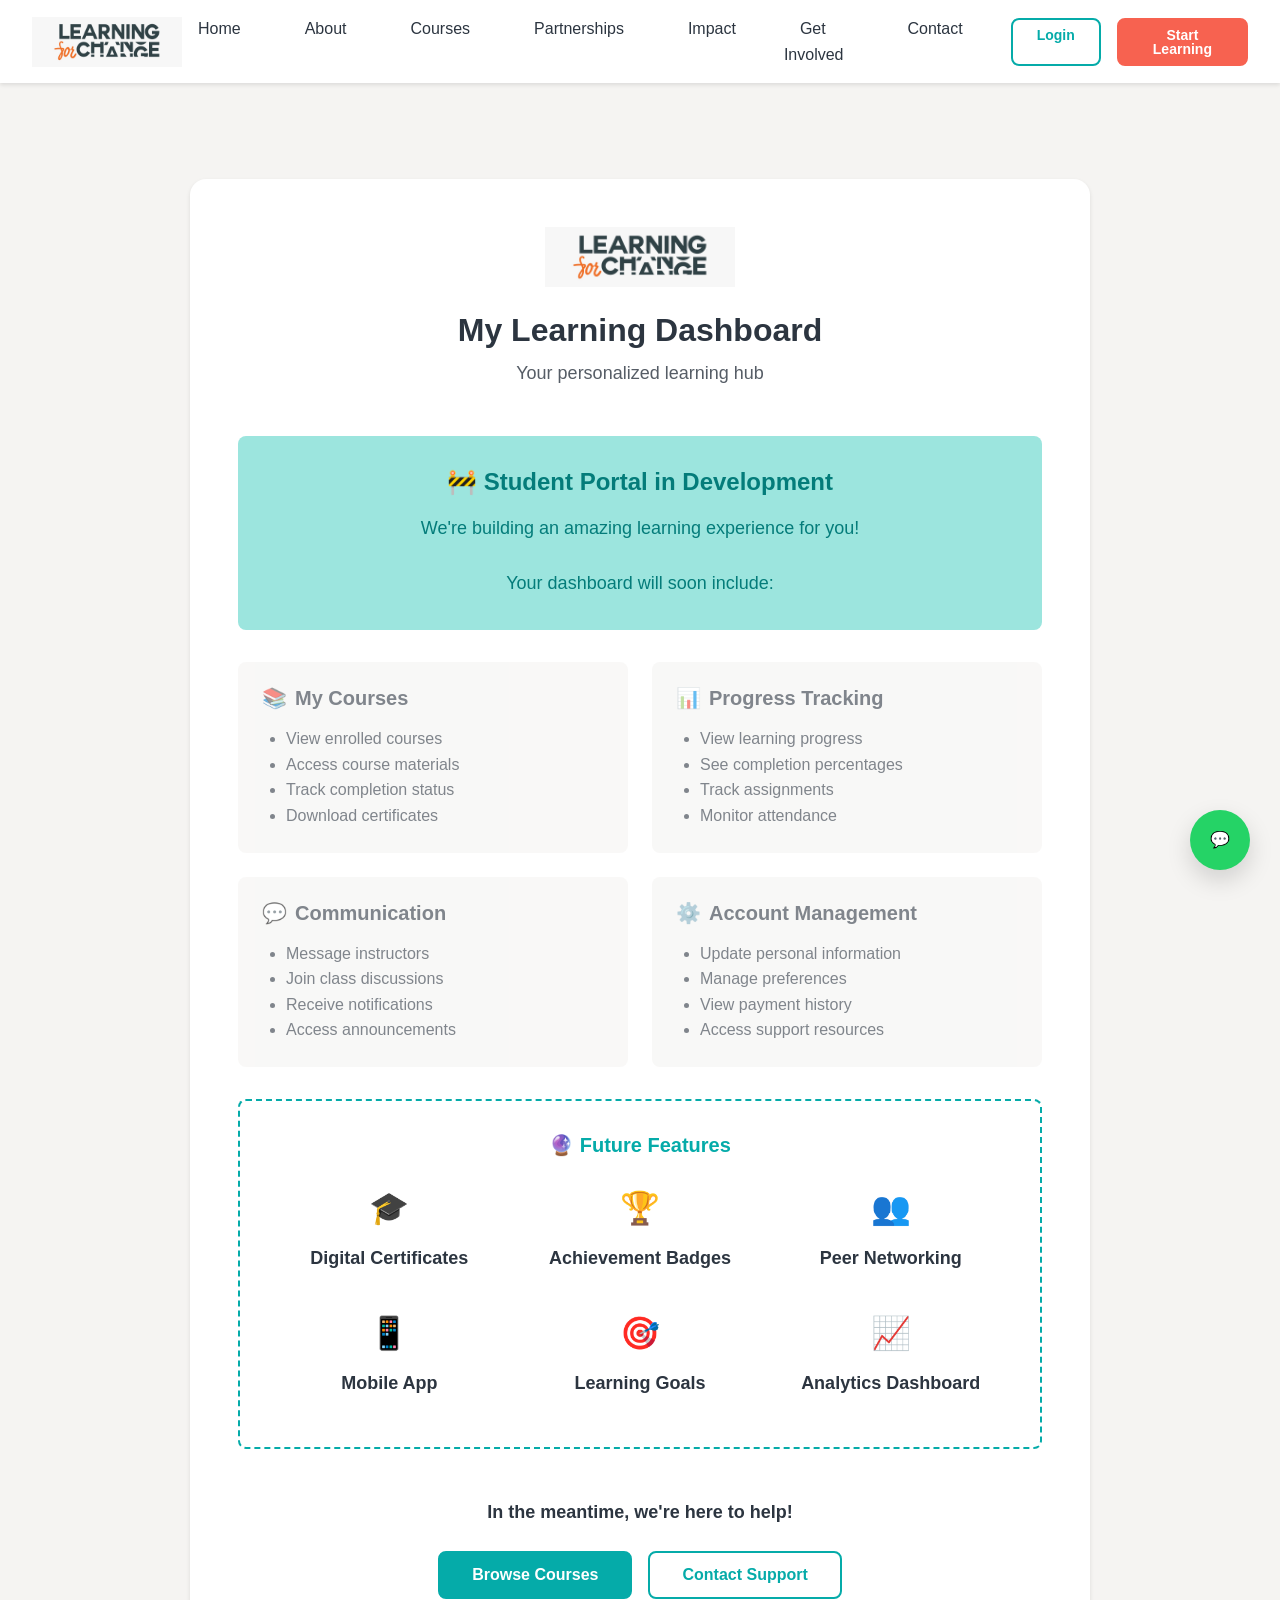
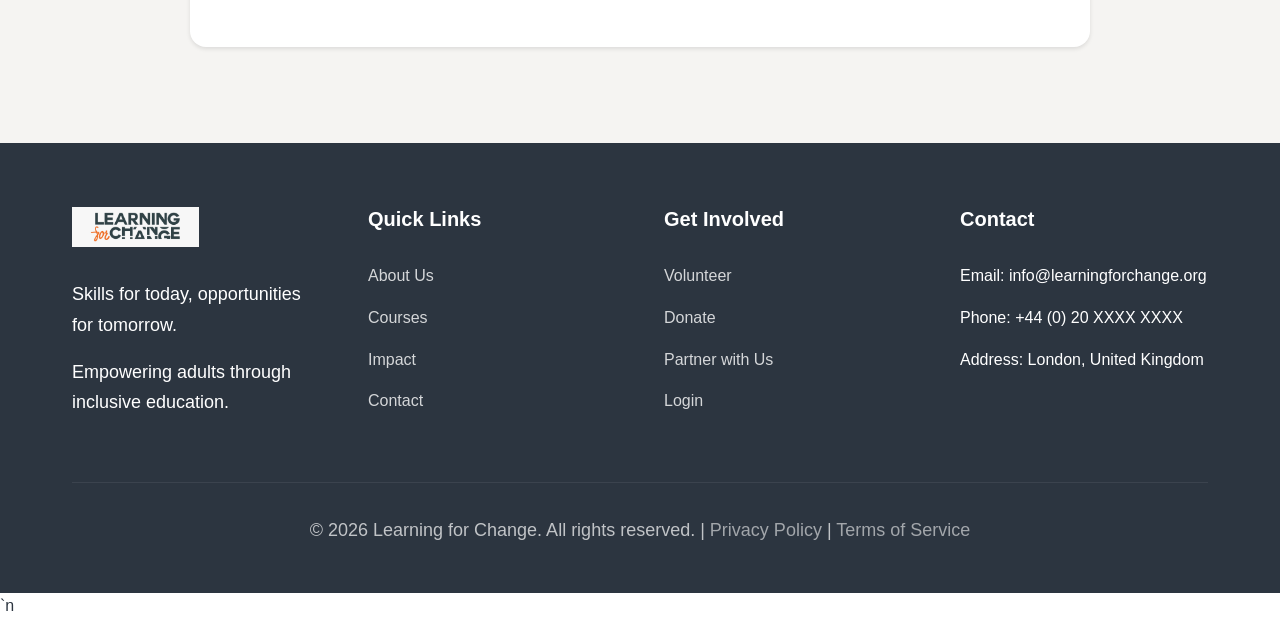
<file: dashboard.html>
<!DOCTYPE html>
<html lang="en">
<head>
  <meta charset="UTF-8">
  <meta name="viewport" content="width=device-width, initial-scale=1.0">
  <meta name="description" content="Your Learning for Change dashboard - access your courses, track progress, and manage your learning.">
  <title>My Dashboard - Learning for Change</title>
  <link rel="stylesheet" href="assets/css/main.css">
  <link rel="icon" type="image/png" href="logo.jpeg">
</head>
<body>
  <header class="header">
    <div class="header__container">
      <a href="index.html" class="header__logo">
        <img src="logo.jpeg" alt="Learning for Change Logo" class="header__logo-img">
      </a>
      
      <nav class="header__nav" aria-label="Main navigation">
        <ul class="header__nav-list">
          <li><a href="index.html" class="header__nav-link">Home</a></li>
          <li><a href="about.html" class="header__nav-link">About</a></li>
          <li><a href="courses.html" class="header__nav-link">Courses</a></li>
          <li><a href="partnerships.html" class="header__nav-link">Partnerships</a></li>
          <li><a href="impact.html" class="header__nav-link">Impact</a></li>
          <li><a href="get-involved.html" class="header__nav-link">Get Involved</a></li>
          <li><a href="contact.html" class="header__nav-link">Contact</a></li>
        </ul>
        
        <div class="header__actions">
          <a href="login.html" class="btn btn--outline-teal btn--small">Login</a>
          <a href="courses.html" class="btn btn--primary btn--small">Start Learning</a>
        </div>
      </nav>
      
      <button class="header__mobile-toggle" aria-label="Toggle mobile menu" aria-expanded="false">☰</button>
    </div>
  </header>

  <main>
    <section class="section section--light" style="min-height: 70vh;">
      <div class="container">
        <div style="max-width: 900px; margin: 0 auto;">
          <div class="card">
            <div class="text-center mb-3">
              <img src="logo.jpeg" alt="Learning for Change" style="height: 60px; margin: 0 auto 1.5rem;">
              <h1 style="font-size: 2rem; margin-bottom: 0.5rem;">My Learning Dashboard</h1>
              <p style="color: var(--secondary-dark); opacity: 0.8;">Your personalized learning hub</p>
            </div>
            
            <div style="background-color: var(--primary-teal-light); padding: 2rem; border-radius: var(--border-radius); margin-bottom: 2rem; text-align: center;">
              <h2 style="color: var(--secondary-teal-dark); font-size: 1.5rem; margin-bottom: 1rem;">🚧 Student Portal in Development</h2>
              <p style="color: var(--secondary-teal-dark); font-size: 1.125rem; margin-bottom: 1.5rem;">
                We're building an amazing learning experience for you!
              </p>
              <p style="color: var(--secondary-teal-dark); margin: 0;">
                Your dashboard will soon include:
              </p>
            </div>
            
            <div class="grid grid--2" style="gap: 1.5rem; margin-bottom: 2rem;">
              <div style="background-color: var(--bg-light); padding: 1.5rem; border-radius: var(--border-radius); opacity: 0.6;">
                <h3 style="font-size: 1.25rem; margin-bottom: 1rem; display: flex; align-items: center; gap: 0.5rem;">
                  <span>📚</span> My Courses
                </h3>
                <ul style="margin-left: 1.5rem; color: var(--secondary-dark);">
                  <li>View enrolled courses</li>
                  <li>Access course materials</li>
                  <li>Track completion status</li>
                  <li>Download certificates</li>
                </ul>
              </div>
              
              <div style="background-color: var(--bg-light); padding: 1.5rem; border-radius: var(--border-radius); opacity: 0.6;">
                <h3 style="font-size: 1.25rem; margin-bottom: 1rem; display: flex; align-items: center; gap: 0.5rem;">
                  <span>📊</span> Progress Tracking
                </h3>
                <ul style="margin-left: 1.5rem; color: var(--secondary-dark);">
                  <li>View learning progress</li>
                  <li>See completion percentages</li>
                  <li>Track assignments</li>
                  <li>Monitor attendance</li>
                </ul>
              </div>
              
              <div style="background-color: var(--bg-light); padding: 1.5rem; border-radius: var(--border-radius); opacity: 0.6;">
                <h3 style="font-size: 1.25rem; margin-bottom: 1rem; display: flex; align-items: center; gap: 0.5rem;">
                  <span>💬</span> Communication
                </h3>
                <ul style="margin-left: 1.5rem; color: var(--secondary-dark);">
                  <li>Message instructors</li>
                  <li>Join class discussions</li>
                  <li>Receive notifications</li>
                  <li>Access announcements</li>
                </ul>
              </div>
              
              <div style="background-color: var(--bg-light); padding: 1.5rem; border-radius: var(--border-radius); opacity: 0.6;">
                <h3 style="font-size: 1.25rem; margin-bottom: 1rem; display: flex; align-items: center; gap: 0.5rem;">
                  <span>⚙️</span> Account Management
                </h3>
                <ul style="margin-left: 1.5rem; color: var(--secondary-dark);">
                  <li>Update personal information</li>
                  <li>Manage preferences</li>
                  <li>View payment history</li>
                  <li>Access support resources</li>
                </ul>
              </div>
            </div>
            
            <div style="background-color: var(--bg-white); border: 2px dashed var(--primary-teal); padding: 2rem; border-radius: var(--border-radius); text-align: center;">
              <h3 style="font-size: 1.25rem; margin-bottom: 1rem; color: var(--primary-teal);">🔮 Future Features</h3>
              <div class="grid grid--3" style="gap: 1rem; margin-top: 1.5rem;">
                <div>
                  <p style="font-size: 2rem; margin-bottom: 0.5rem;">🎓</p>
                  <p style="font-weight: 600;">Digital Certificates</p>
                </div>
                <div>
                  <p style="font-size: 2rem; margin-bottom: 0.5rem;">🏆</p>
                  <p style="font-weight: 600;">Achievement Badges</p>
                </div>
                <div>
                  <p style="font-size: 2rem; margin-bottom: 0.5rem;">👥</p>
                  <p style="font-weight: 600;">Peer Networking</p>
                </div>
                <div>
                  <p style="font-size: 2rem; margin-bottom: 0.5rem;">📱</p>
                  <p style="font-weight: 600;">Mobile App</p>
                </div>
                <div>
                  <p style="font-size: 2rem; margin-bottom: 0.5rem;">🎯</p>
                  <p style="font-weight: 600;">Learning Goals</p>
                </div>
                <div>
                  <p style="font-size: 2rem; margin-bottom: 0.5rem;">📈</p>
                  <p style="font-weight: 600;">Analytics Dashboard</p>
                </div>
              </div>
            </div>
            
            <div style="text-align: center; margin-top: 3rem;">
              <p style="font-size: 1.125rem; margin-bottom: 1.5rem; font-weight: 600;">
                In the meantime, we're here to help!
              </p>
              <div style="display: flex; gap: 1rem; justify-content: center; flex-wrap: wrap;">
                <a href="courses.html" class="btn btn--secondary">Browse Courses</a>
                <a href="contact.html" class="btn btn--outline-teal">Contact Support</a>
              </div>
            </div>
          </div>
        </div>
      </div>
    </section>
  </main>

  <footer class="footer">
    <div class="container">
      <div class="footer__grid">
        <div>
          <img src="logo.jpeg" alt="Learning for Change" class="footer__logo">
          <p>Skills for today, opportunities for tomorrow.</p>
          <p style="margin-top: 1rem;">Empowering adults through inclusive education.</p>
        </div>
        
        <div>
          <h4 class="footer__section-title">Quick Links</h4>
          <ul class="footer__list">
            <li class="footer__list-item"><a href="about.html" class="footer__link">About Us</a></li>
            <li class="footer__list-item"><a href="courses.html" class="footer__link">Courses</a></li>
            <li class="footer__list-item"><a href="impact.html" class="footer__link">Impact</a></li>
            <li class="footer__list-item"><a href="contact.html" class="footer__link">Contact</a></li>
          </ul>
        </div>
        
        <div>
          <h4 class="footer__section-title">Get Involved</h4>
          <ul class="footer__list">
            <li class="footer__list-item"><a href="get-involved.html" class="footer__link">Volunteer</a></li>
            <li class="footer__list-item"><a href="get-involved.html" class="footer__link">Donate</a></li>
            <li class="footer__list-item"><a href="partnerships.html" class="footer__link">Partner with Us</a></li>
            <li class="footer__list-item"><a href="login.html" class="footer__link">Login</a></li>
          </ul>
        </div>
        
        <div>
          <h4 class="footer__section-title">Contact</h4>
          <ul class="footer__list">
            <li class="footer__list-item">Email: info@learningforchange.org</li>
            <li class="footer__list-item">Phone: +44 (0) 20 XXXX XXXX</li>
            <li class="footer__list-item">Address: London, United Kingdom</li>
          </ul>
        </div>
      </div>
      
      <div class="footer__bottom">
        <p>&copy; 2026 Learning for Change. All rights reserved. | <a href="#" class="footer__link">Privacy Policy</a> | <a href="#" class="footer__link">Terms of Service</a></p>
      </div>
    </div>
  </footer>

  <a href="https://wa.me/XXXXXXXXXXX?text=Hello,%20I'd%20like%20to%20know%20more%20about%20the%20courses." class="whatsapp-float" target="_blank" rel="noopener noreferrer" aria-label="Contact us on WhatsApp">
    <span>💬</span>
  </a>

  <script src="assets/js/config.js"></script>`n  <script src="assets/js/main.js"></script>
</body>
</html>
</file>
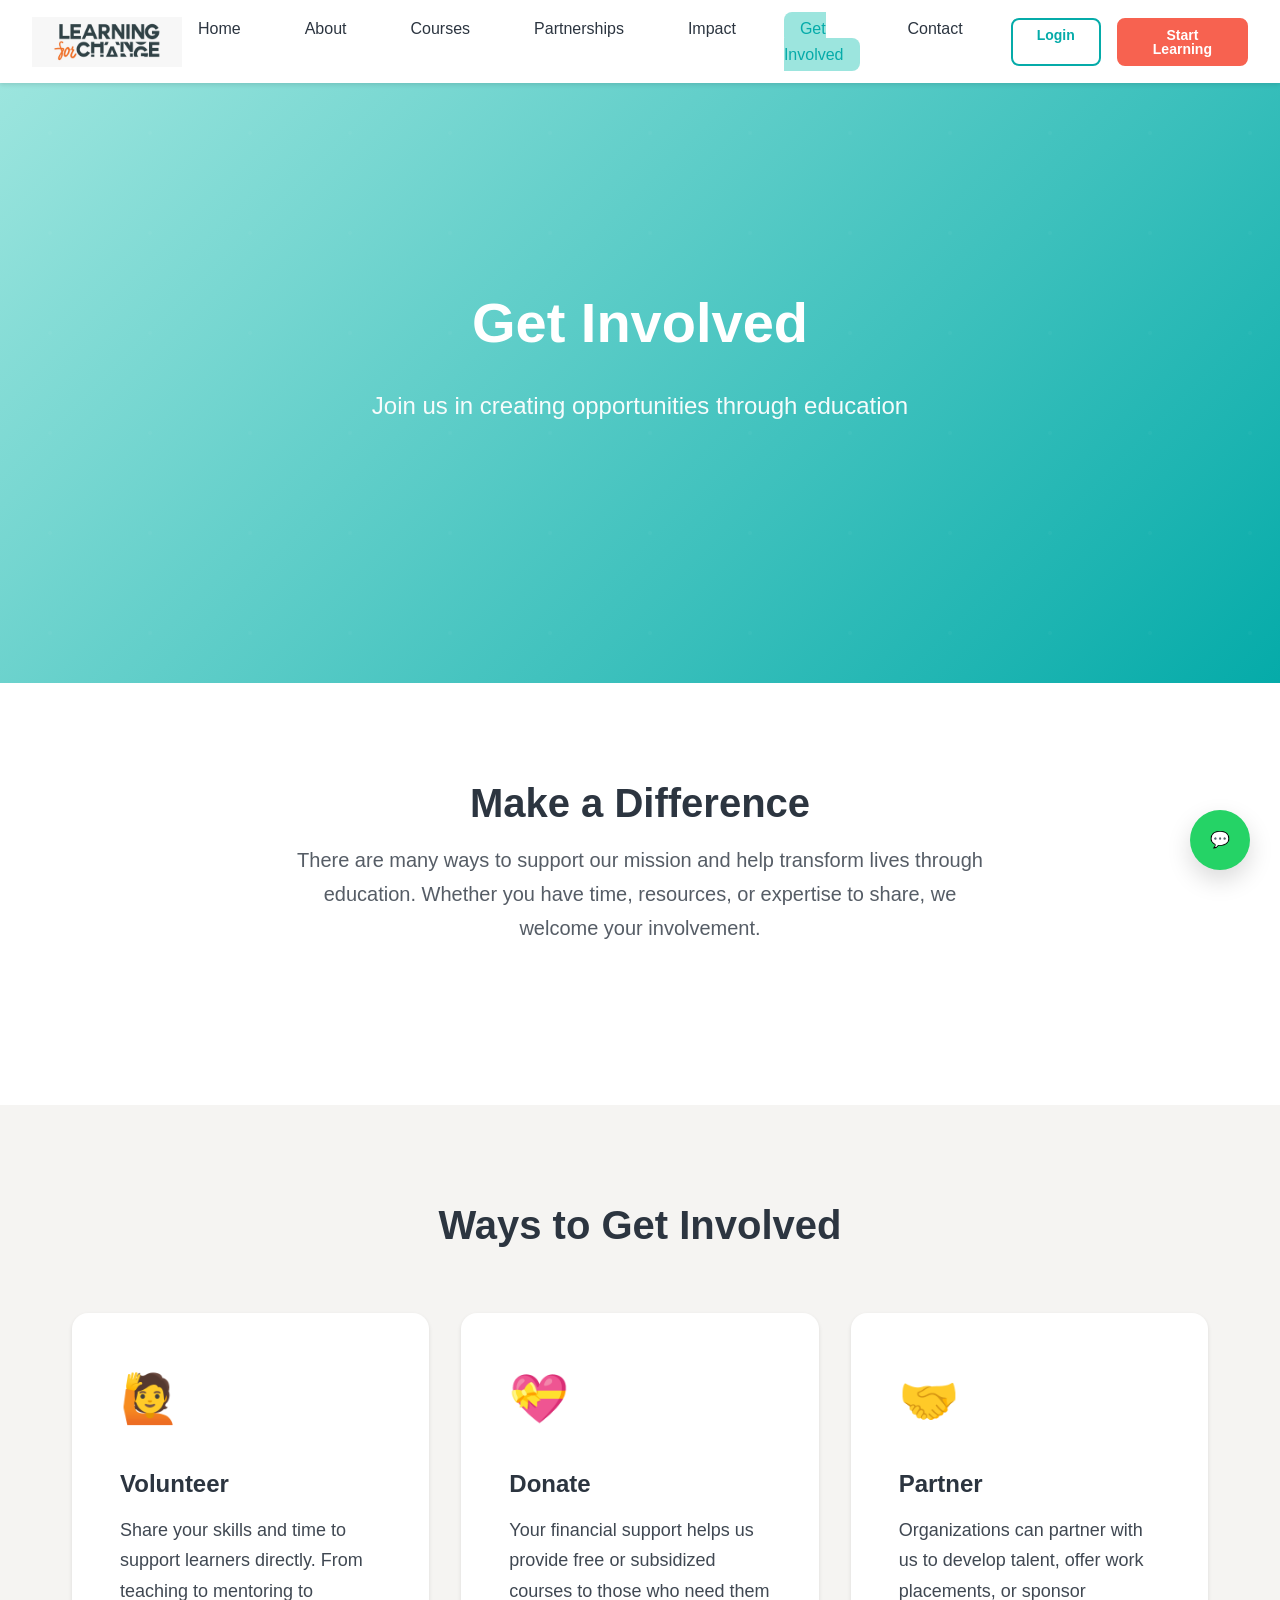
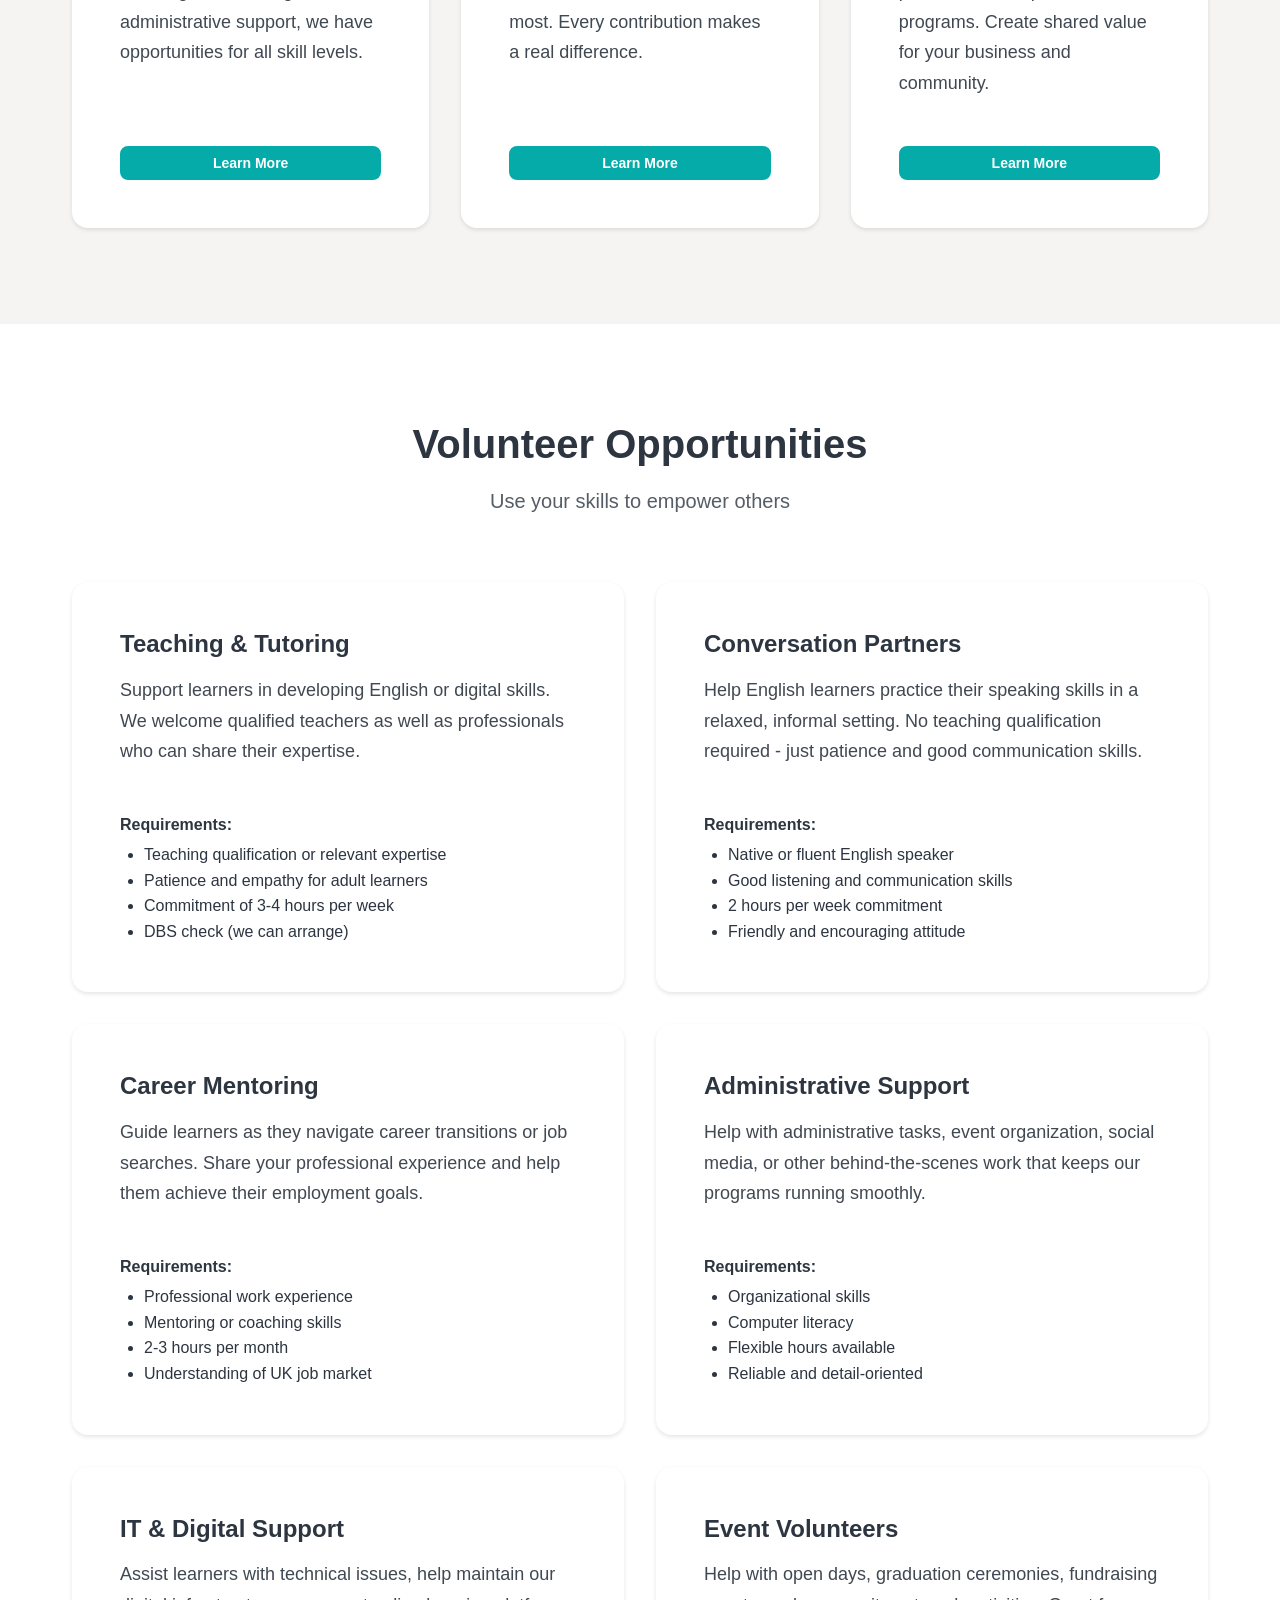
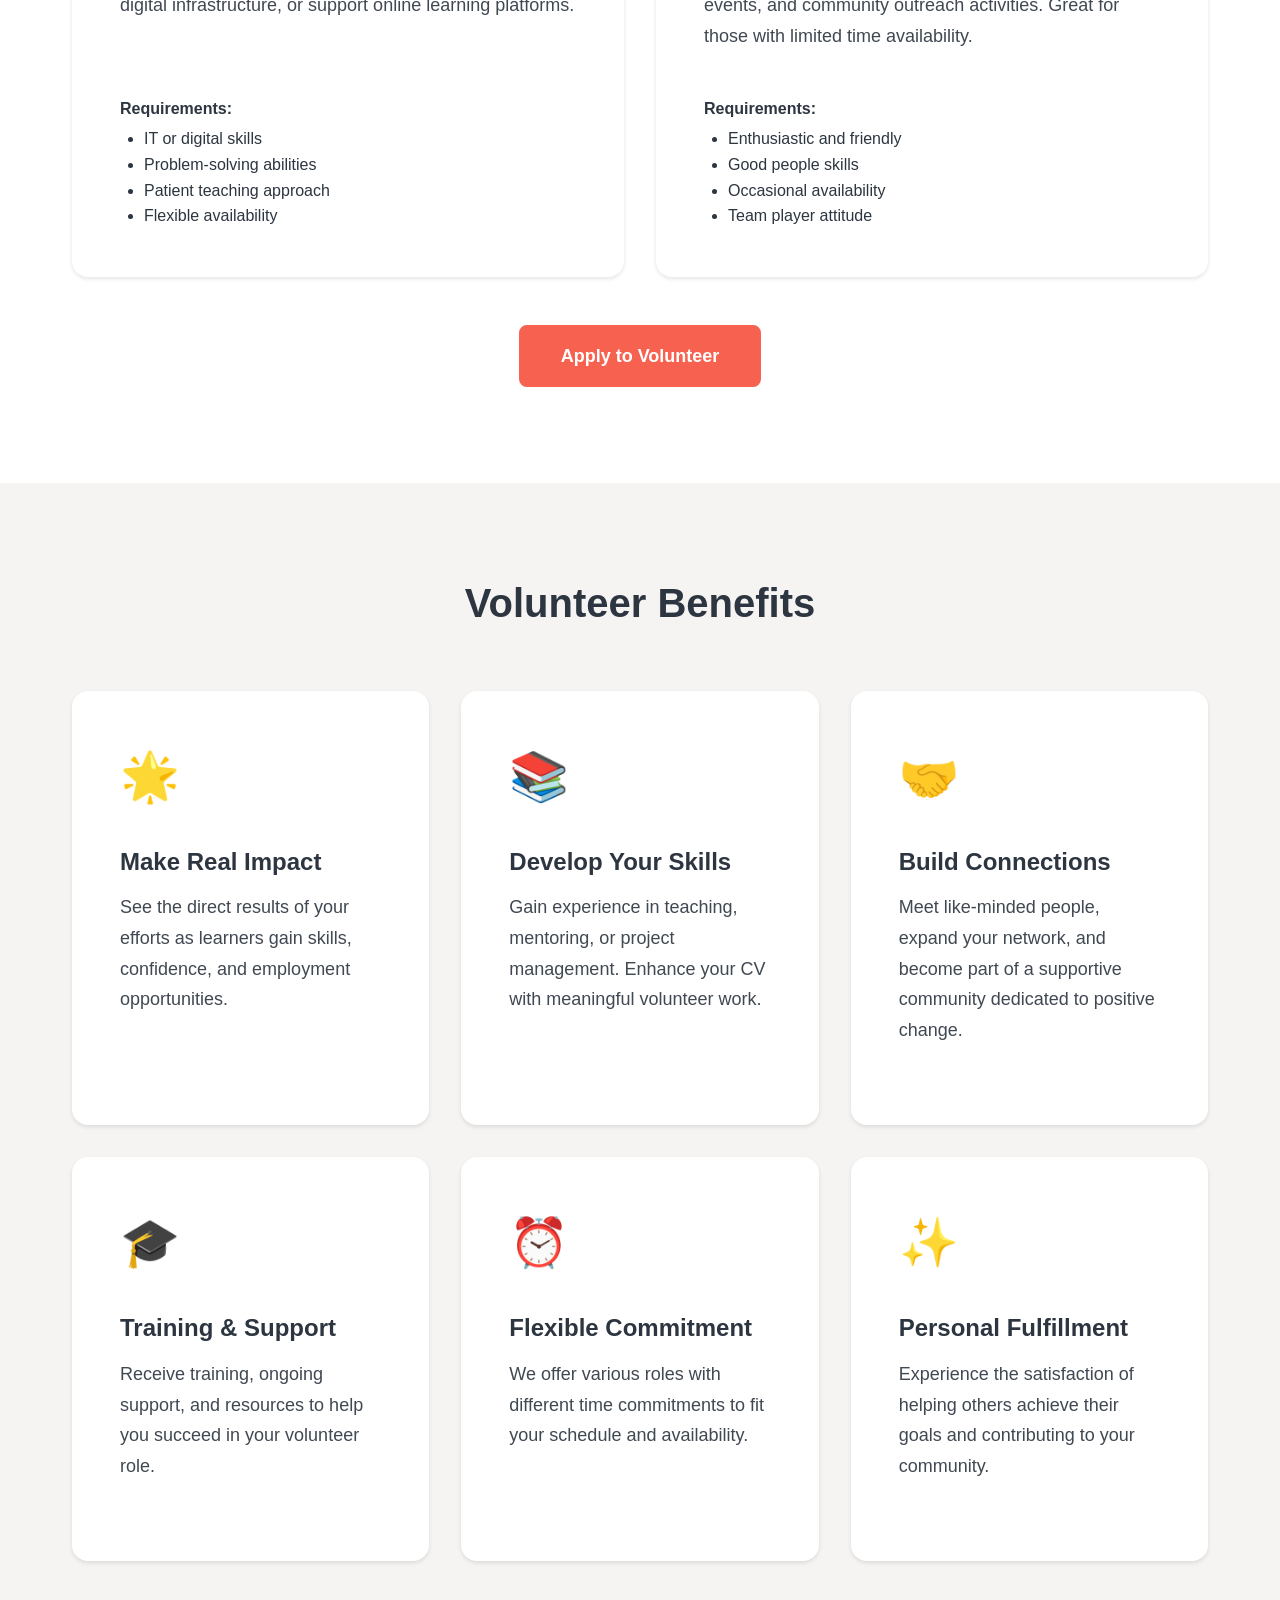
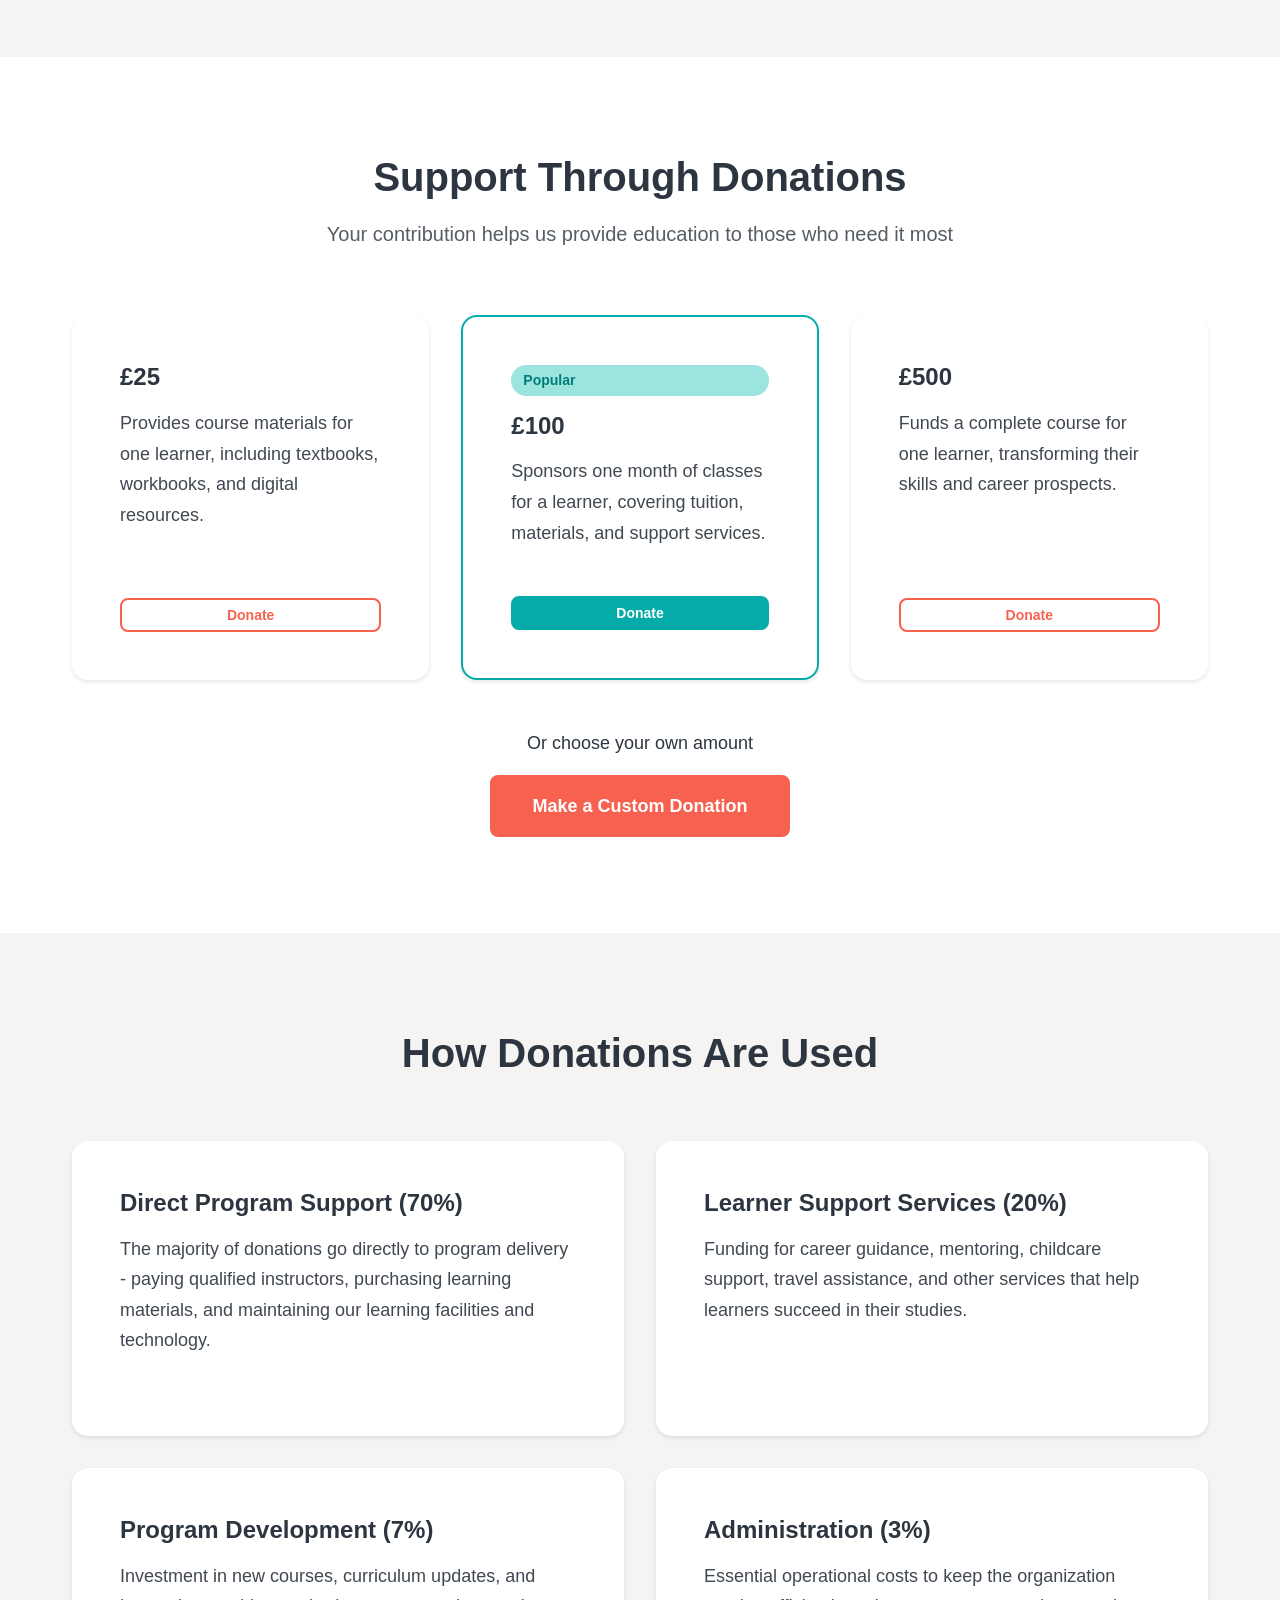
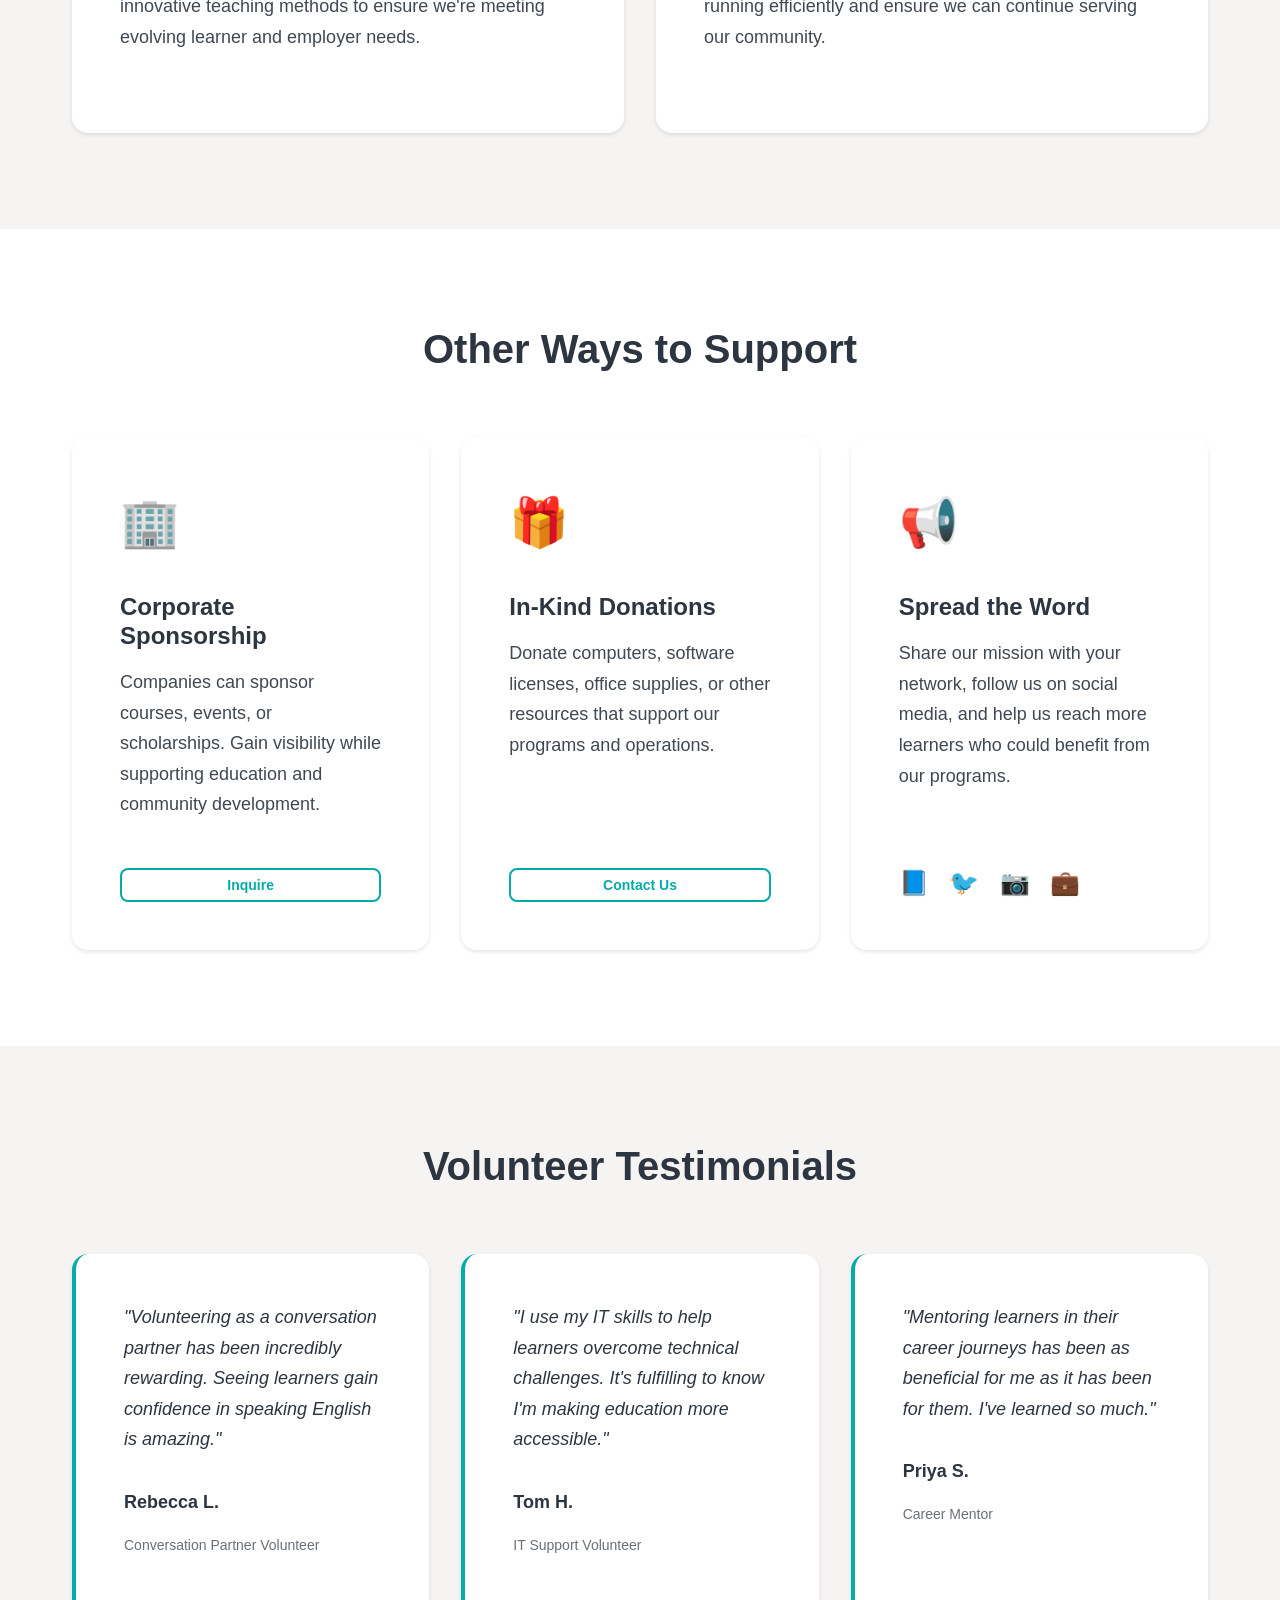
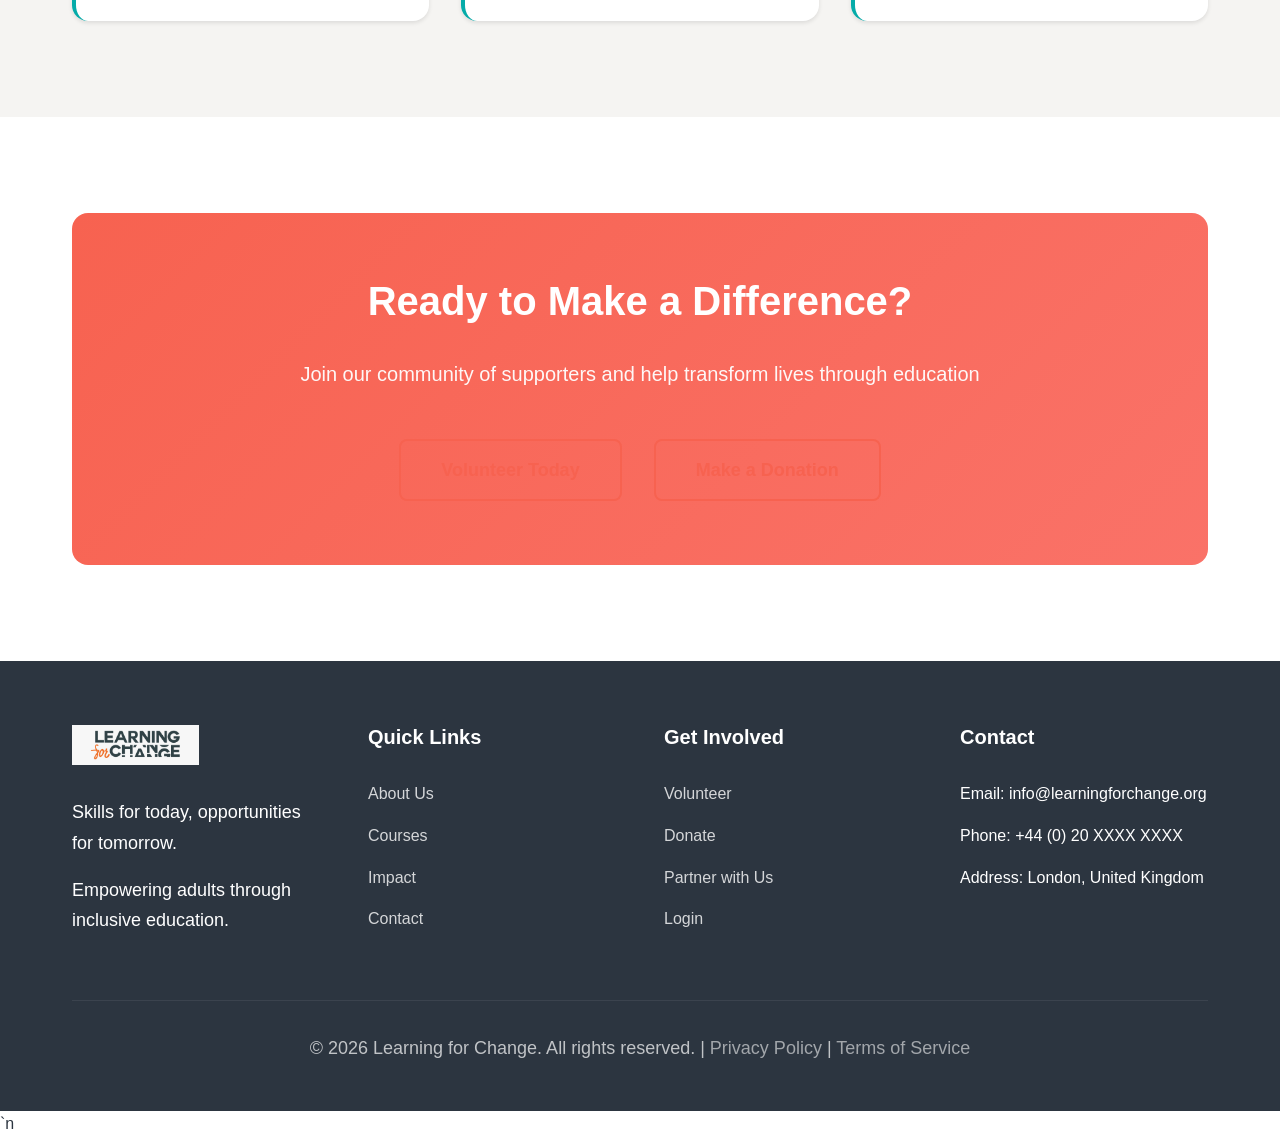
<file: get-involved.html>
<!DOCTYPE html>
<html lang="en">
<head>
  <meta charset="UTF-8">
  <meta name="viewport" content="width=device-width, initial-scale=1.0">
  <meta name="description" content="Get involved with Learning for Change - volunteer, donate, or partner with us to support adult education and create opportunities.">
  <title>Get Involved - Learning for Change</title>
  <link rel="stylesheet" href="assets/css/main.css">
  <link rel="icon" type="image/png" href="logo.jpeg">
</head>
<body>
  <header class="header">
    <div class="header__container">
      <a href="index.html" class="header__logo">
        <img src="logo.jpeg" alt="Learning for Change Logo" class="header__logo-img">
      </a>
      
      <nav class="header__nav" aria-label="Main navigation">
        <ul class="header__nav-list">
          <li><a href="index.html" class="header__nav-link">Home</a></li>
          <li><a href="about.html" class="header__nav-link">About</a></li>
          <li><a href="courses.html" class="header__nav-link">Courses</a></li>
          <li><a href="partnerships.html" class="header__nav-link">Partnerships</a></li>
          <li><a href="impact.html" class="header__nav-link">Impact</a></li>
          <li><a href="get-involved.html" class="header__nav-link">Get Involved</a></li>
          <li><a href="contact.html" class="header__nav-link">Contact</a></li>
        </ul>
        
        <div class="header__actions">
          <a href="login.html" class="btn btn--outline-teal btn--small">Login</a>
          <a href="courses.html" class="btn btn--primary btn--small">Start Learning</a>
        </div>
      </nav>
      
      <button class="header__mobile-toggle" aria-label="Toggle mobile menu" aria-expanded="false">☰</button>
    </div>
  </header>

  <main>
    <section class="hero">
      <div class="container">
        <div class="hero__content">
          <h1 class="hero__title">Get Involved</h1>
          <p class="hero__subtitle">Join us in creating opportunities through education</p>
        </div>
      </div>
    </section>

    <section class="section section--white">
      <div class="container container--narrow">
        <div class="section__header">
          <h2 class="section__title">Make a Difference</h2>
          <p class="section__subtitle">There are many ways to support our mission and help transform lives through education. Whether you have time, resources, or expertise to share, we welcome your involvement.</p>
        </div>
      </div>
    </section>

    <section class="section section--light">
      <div class="container">
        <div class="section__header">
          <h2 class="section__title">Ways to Get Involved</h2>
        </div>
        
        <div class="grid grid--3">
          <div class="card">
            <div class="card__icon">🙋</div>
            <h3 class="card__title">Volunteer</h3>
            <p class="card__description">Share your skills and time to support learners directly. From teaching to mentoring to administrative support, we have opportunities for all skill levels.</p>
            <a href="#volunteer" class="btn btn--secondary btn--small mt-2">Learn More</a>
          </div>
          
          <div class="card">
            <div class="card__icon">💝</div>
            <h3 class="card__title">Donate</h3>
            <p class="card__description">Your financial support helps us provide free or subsidized courses to those who need them most. Every contribution makes a real difference.</p>
            <a href="#donate" class="btn btn--secondary btn--small mt-2">Learn More</a>
          </div>
          
          <div class="card">
            <div class="card__icon">🤝</div>
            <h3 class="card__title">Partner</h3>
            <p class="card__description">Organizations can partner with us to develop talent, offer work placements, or sponsor programs. Create shared value for your business and community.</p>
            <a href="partnerships.html" class="btn btn--secondary btn--small mt-2">Learn More</a>
          </div>
        </div>
      </div>
    </section>

    <section id="volunteer" class="section section--white">
      <div class="container">
        <div class="section__header">
          <h2 class="section__title">Volunteer Opportunities</h2>
          <p class="section__subtitle">Use your skills to empower others</p>
        </div>
        
        <div class="grid grid--2">
          <div class="card">
            <h3 class="card__title">Teaching & Tutoring</h3>
            <p class="card__description">
              Support learners in developing English or digital skills. We welcome qualified teachers as well as professionals who can share their expertise.
            </p>
            <div class="card__footer">
              <h4 style="font-size: 1rem; margin-top: 1rem; margin-bottom: 0.5rem;">Requirements:</h4>
              <ul style="margin-left: 1.5rem;">
                <li>Teaching qualification or relevant expertise</li>
                <li>Patience and empathy for adult learners</li>
                <li>Commitment of 3-4 hours per week</li>
                <li>DBS check (we can arrange)</li>
              </ul>
            </div>
          </div>
          
          <div class="card">
            <h3 class="card__title">Conversation Partners</h3>
            <p class="card__description">
              Help English learners practice their speaking skills in a relaxed, informal setting. No teaching qualification required - just patience and good communication skills.
            </p>
            <div class="card__footer">
              <h4 style="font-size: 1rem; margin-top: 1rem; margin-bottom: 0.5rem;">Requirements:</h4>
              <ul style="margin-left: 1.5rem;">
                <li>Native or fluent English speaker</li>
                <li>Good listening and communication skills</li>
                <li>2 hours per week commitment</li>
                <li>Friendly and encouraging attitude</li>
              </ul>
            </div>
          </div>
          
          <div class="card">
            <h3 class="card__title">Career Mentoring</h3>
            <p class="card__description">
              Guide learners as they navigate career transitions or job searches. Share your professional experience and help them achieve their employment goals.
            </p>
            <div class="card__footer">
              <h4 style="font-size: 1rem; margin-top: 1rem; margin-bottom: 0.5rem;">Requirements:</h4>
              <ul style="margin-left: 1.5rem;">
                <li>Professional work experience</li>
                <li>Mentoring or coaching skills</li>
                <li>2-3 hours per month</li>
                <li>Understanding of UK job market</li>
              </ul>
            </div>
          </div>
          
          <div class="card">
            <h3 class="card__title">Administrative Support</h3>
            <p class="card__description">
              Help with administrative tasks, event organization, social media, or other behind-the-scenes work that keeps our programs running smoothly.
            </p>
            <div class="card__footer">
              <h4 style="font-size: 1rem; margin-top: 1rem; margin-bottom: 0.5rem;">Requirements:</h4>
              <ul style="margin-left: 1.5rem;">
                <li>Organizational skills</li>
                <li>Computer literacy</li>
                <li>Flexible hours available</li>
                <li>Reliable and detail-oriented</li>
              </ul>
            </div>
          </div>
          
          <div class="card">
            <h3 class="card__title">IT & Digital Support</h3>
            <p class="card__description">
              Assist learners with technical issues, help maintain our digital infrastructure, or support online learning platforms.
            </p>
            <div class="card__footer">
              <h4 style="font-size: 1rem; margin-top: 1rem; margin-bottom: 0.5rem;">Requirements:</h4>
              <ul style="margin-left: 1.5rem;">
                <li>IT or digital skills</li>
                <li>Problem-solving abilities</li>
                <li>Patient teaching approach</li>
                <li>Flexible availability</li>
              </ul>
            </div>
          </div>
          
          <div class="card">
            <h3 class="card__title">Event Volunteers</h3>
            <p class="card__description">
              Help with open days, graduation ceremonies, fundraising events, and community outreach activities. Great for those with limited time availability.
            </p>
            <div class="card__footer">
              <h4 style="font-size: 1rem; margin-top: 1rem; margin-bottom: 0.5rem;">Requirements:</h4>
              <ul style="margin-left: 1.5rem;">
                <li>Enthusiastic and friendly</li>
                <li>Good people skills</li>
                <li>Occasional availability</li>
                <li>Team player attitude</li>
              </ul>
            </div>
          </div>
        </div>
        
        <div class="text-center mt-4">
          <a href="contact.html" class="btn btn--primary btn--large">Apply to Volunteer</a>
        </div>
      </div>
    </section>

    <section class="section section--light">
      <div class="container">
        <div class="section__header">
          <h2 class="section__title">Volunteer Benefits</h2>
        </div>
        
        <div class="grid grid--3">
          <div class="card">
            <div class="card__icon">🌟</div>
            <h3 class="card__title">Make Real Impact</h3>
            <p class="card__description">See the direct results of your efforts as learners gain skills, confidence, and employment opportunities.</p>
          </div>
          
          <div class="card">
            <div class="card__icon">📚</div>
            <h3 class="card__title">Develop Your Skills</h3>
            <p class="card__description">Gain experience in teaching, mentoring, or project management. Enhance your CV with meaningful volunteer work.</p>
          </div>
          
          <div class="card">
            <div class="card__icon">🤝</div>
            <h3 class="card__title">Build Connections</h3>
            <p class="card__description">Meet like-minded people, expand your network, and become part of a supportive community dedicated to positive change.</p>
          </div>
          
          <div class="card">
            <div class="card__icon">🎓</div>
            <h3 class="card__title">Training & Support</h3>
            <p class="card__description">Receive training, ongoing support, and resources to help you succeed in your volunteer role.</p>
          </div>
          
          <div class="card">
            <div class="card__icon">⏰</div>
            <h3 class="card__title">Flexible Commitment</h3>
            <p class="card__description">We offer various roles with different time commitments to fit your schedule and availability.</p>
          </div>
          
          <div class="card">
            <div class="card__icon">✨</div>
            <h3 class="card__title">Personal Fulfillment</h3>
            <p class="card__description">Experience the satisfaction of helping others achieve their goals and contributing to your community.</p>
          </div>
        </div>
      </div>
    </section>

    <section id="donate" class="section section--white">
      <div class="container">
        <div class="section__header">
          <h2 class="section__title">Support Through Donations</h2>
          <p class="section__subtitle">Your contribution helps us provide education to those who need it most</p>
        </div>
        
        <div class="grid grid--3">
          <div class="card">
            <h3 class="card__title">£25</h3>
            <p class="card__description">Provides course materials for one learner, including textbooks, workbooks, and digital resources.</p>
            <a href="contact.html" class="btn btn--outline btn--small mt-2">Donate</a>
          </div>
          
          <div class="card" style="border: 2px solid var(--primary-teal);">
            <span class="card__badge">Popular</span>
            <h3 class="card__title">£100</h3>
            <p class="card__description">Sponsors one month of classes for a learner, covering tuition, materials, and support services.</p>
            <a href="contact.html" class="btn btn--secondary btn--small mt-2">Donate</a>
          </div>
          
          <div class="card">
            <h3 class="card__title">£500</h3>
            <p class="card__description">Funds a complete course for one learner, transforming their skills and career prospects.</p>
            <a href="contact.html" class="btn btn--outline btn--small mt-2">Donate</a>
          </div>
        </div>
        
        <div class="text-center mt-4">
          <p style="font-size: 1.125rem; margin-bottom: 1rem;">Or choose your own amount</p>
          <a href="contact.html" class="btn btn--primary btn--large">Make a Custom Donation</a>
        </div>
      </div>
    </section>

    <section class="section section--light">
      <div class="container">
        <div class="section__header">
          <h2 class="section__title">How Donations Are Used</h2>
        </div>
        
        <div class="grid grid--2">
          <div class="card">
            <h3 class="card__title">Direct Program Support (70%)</h3>
            <p class="card__description">
              The majority of donations go directly to program delivery - paying qualified instructors, purchasing learning materials, and maintaining our learning facilities and technology.
            </p>
          </div>
          
          <div class="card">
            <h3 class="card__title">Learner Support Services (20%)</h3>
            <p class="card__description">
              Funding for career guidance, mentoring, childcare support, travel assistance, and other services that help learners succeed in their studies.
            </p>
          </div>
          
          <div class="card">
            <h3 class="card__title">Program Development (7%)</h3>
            <p class="card__description">
              Investment in new courses, curriculum updates, and innovative teaching methods to ensure we're meeting evolving learner and employer needs.
            </p>
          </div>
          
          <div class="card">
            <h3 class="card__title">Administration (3%)</h3>
            <p class="card__description">
              Essential operational costs to keep the organization running efficiently and ensure we can continue serving our community.
            </p>
          </div>
        </div>
      </div>
    </section>

    <section class="section section--white">
      <div class="container">
        <div class="section__header">
          <h2 class="section__title">Other Ways to Support</h2>
        </div>
        
        <div class="grid grid--3">
          <div class="card">
            <div class="card__icon">🏢</div>
            <h3 class="card__title">Corporate Sponsorship</h3>
            <p class="card__description">
              Companies can sponsor courses, events, or scholarships. Gain visibility while supporting education and community development.
            </p>
            <a href="contact.html" class="btn btn--outline-teal btn--small mt-2">Inquire</a>
          </div>
          
          <div class="card">
            <div class="card__icon">🎁</div>
            <h3 class="card__title">In-Kind Donations</h3>
            <p class="card__description">
              Donate computers, software licenses, office supplies, or other resources that support our programs and operations.
            </p>
            <a href="contact.html" class="btn btn--outline-teal btn--small mt-2">Contact Us</a>
          </div>
          
          <div class="card">
            <div class="card__icon">📢</div>
            <h3 class="card__title">Spread the Word</h3>
            <p class="card__description">
              Share our mission with your network, follow us on social media, and help us reach more learners who could benefit from our programs.
            </p>
            <div class="mt-2">
              <a href="#" style="margin-right: 1rem; font-size: 1.5rem;">📘</a>
              <a href="#" style="margin-right: 1rem; font-size: 1.5rem;">🐦</a>
              <a href="#" style="margin-right: 1rem; font-size: 1.5rem;">📷</a>
              <a href="#" style="font-size: 1.5rem;">💼</a>
            </div>
          </div>
        </div>
      </div>
    </section>

    <section class="section section--light">
      <div class="container">
        <div class="section__header">
          <h2 class="section__title">Volunteer Testimonials</h2>
        </div>
        
        <div class="grid grid--3">
          <div class="testimonial">
            <p class="testimonial__quote">"Volunteering as a conversation partner has been incredibly rewarding. Seeing learners gain confidence in speaking English is amazing."</p>
            <p class="testimonial__author">Rebecca L.</p>
            <p class="testimonial__role">Conversation Partner Volunteer</p>
          </div>
          
          <div class="testimonial">
            <p class="testimonial__quote">"I use my IT skills to help learners overcome technical challenges. It's fulfilling to know I'm making education more accessible."</p>
            <p class="testimonial__author">Tom H.</p>
            <p class="testimonial__role">IT Support Volunteer</p>
          </div>
          
          <div class="testimonial">
            <p class="testimonial__quote">"Mentoring learners in their career journeys has been as beneficial for me as it has been for them. I've learned so much."</p>
            <p class="testimonial__author">Priya S.</p>
            <p class="testimonial__role">Career Mentor</p>
          </div>
        </div>
      </div>
    </section>

    <section class="section section--white">
      <div class="container">
        <div class="cta-banner">
          <h2 class="cta-banner__title">Ready to Make a Difference?</h2>
          <p class="cta-banner__text">Join our community of supporters and help transform lives through education</p>
          <div class="hero__cta">
            <a href="contact.html" class="btn btn--outline btn--large">Volunteer Today</a>
            <a href="contact.html" class="btn btn--outline btn--large">Make a Donation</a>
          </div>
        </div>
      </div>
    </section>
  </main>

  <footer class="footer">
    <div class="container">
      <div class="footer__grid">
        <div>
          <img src="logo.jpeg" alt="Learning for Change" class="footer__logo">
          <p>Skills for today, opportunities for tomorrow.</p>
          <p style="margin-top: 1rem;">Empowering adults through inclusive education.</p>
        </div>
        
        <div>
          <h4 class="footer__section-title">Quick Links</h4>
          <ul class="footer__list">
            <li class="footer__list-item"><a href="about.html" class="footer__link">About Us</a></li>
            <li class="footer__list-item"><a href="courses.html" class="footer__link">Courses</a></li>
            <li class="footer__list-item"><a href="impact.html" class="footer__link">Impact</a></li>
            <li class="footer__list-item"><a href="contact.html" class="footer__link">Contact</a></li>
          </ul>
        </div>
        
        <div>
          <h4 class="footer__section-title">Get Involved</h4>
          <ul class="footer__list">
            <li class="footer__list-item"><a href="get-involved.html" class="footer__link">Volunteer</a></li>
            <li class="footer__list-item"><a href="get-involved.html" class="footer__link">Donate</a></li>
            <li class="footer__list-item"><a href="partnerships.html" class="footer__link">Partner with Us</a></li>
            <li class="footer__list-item"><a href="login.html" class="footer__link">Login</a></li>
          </ul>
        </div>
        
        <div>
          <h4 class="footer__section-title">Contact</h4>
          <ul class="footer__list">
            <li class="footer__list-item">Email: info@learningforchange.org</li>
            <li class="footer__list-item">Phone: +44 (0) 20 XXXX XXXX</li>
            <li class="footer__list-item">Address: London, United Kingdom</li>
          </ul>
        </div>
      </div>
      
      <div class="footer__bottom">
        <p>&copy; 2026 Learning for Change. All rights reserved. | <a href="#" class="footer__link">Privacy Policy</a> | <a href="#" class="footer__link">Terms of Service</a></p>
      </div>
    </div>
  </footer>

  <a href="https://wa.me/XXXXXXXXXXX?text=Hello,%20I'd%20like%20to%20know%20more%20about%20the%20courses." class="whatsapp-float" target="_blank" rel="noopener noreferrer" aria-label="Contact us on WhatsApp">
    <span>💬</span>
  </a>

  <script src="assets/js/config.js"></script>`n  <script src="assets/js/main.js"></script>
</body>
</html>
</file>
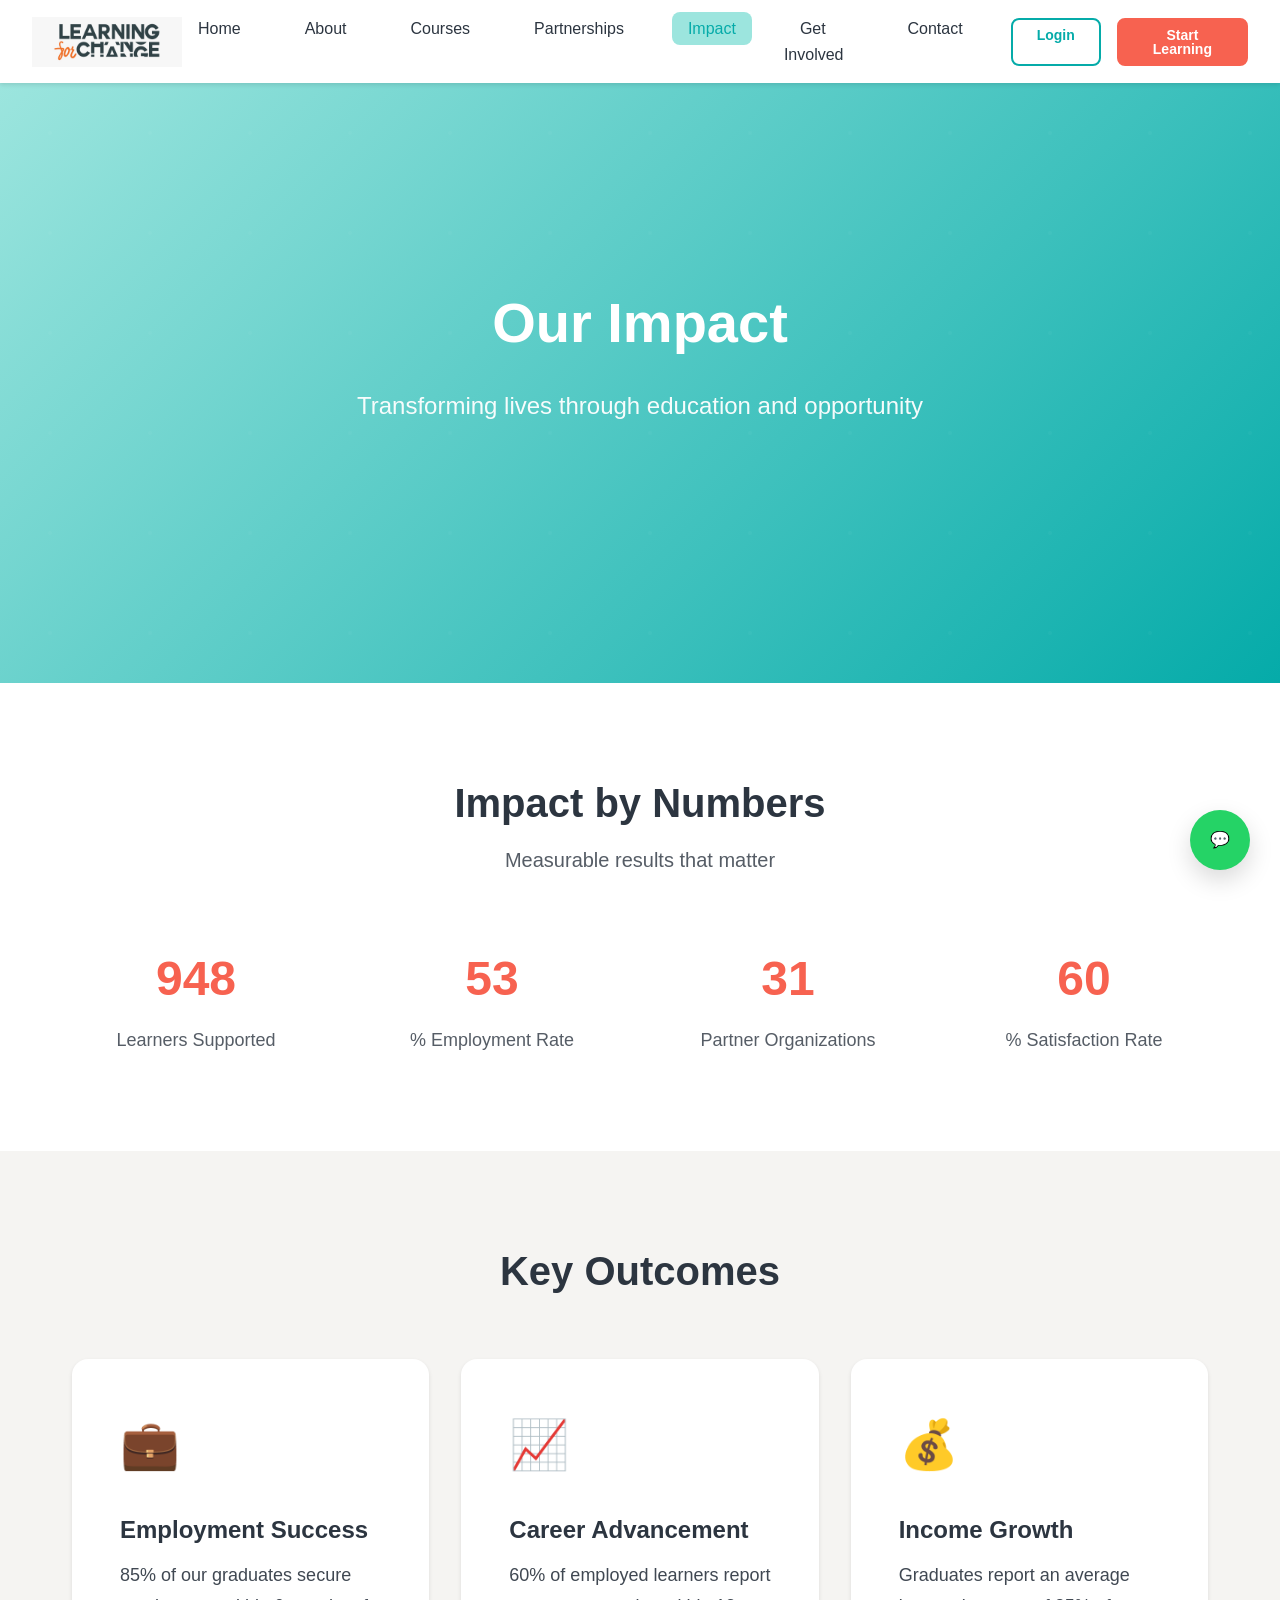
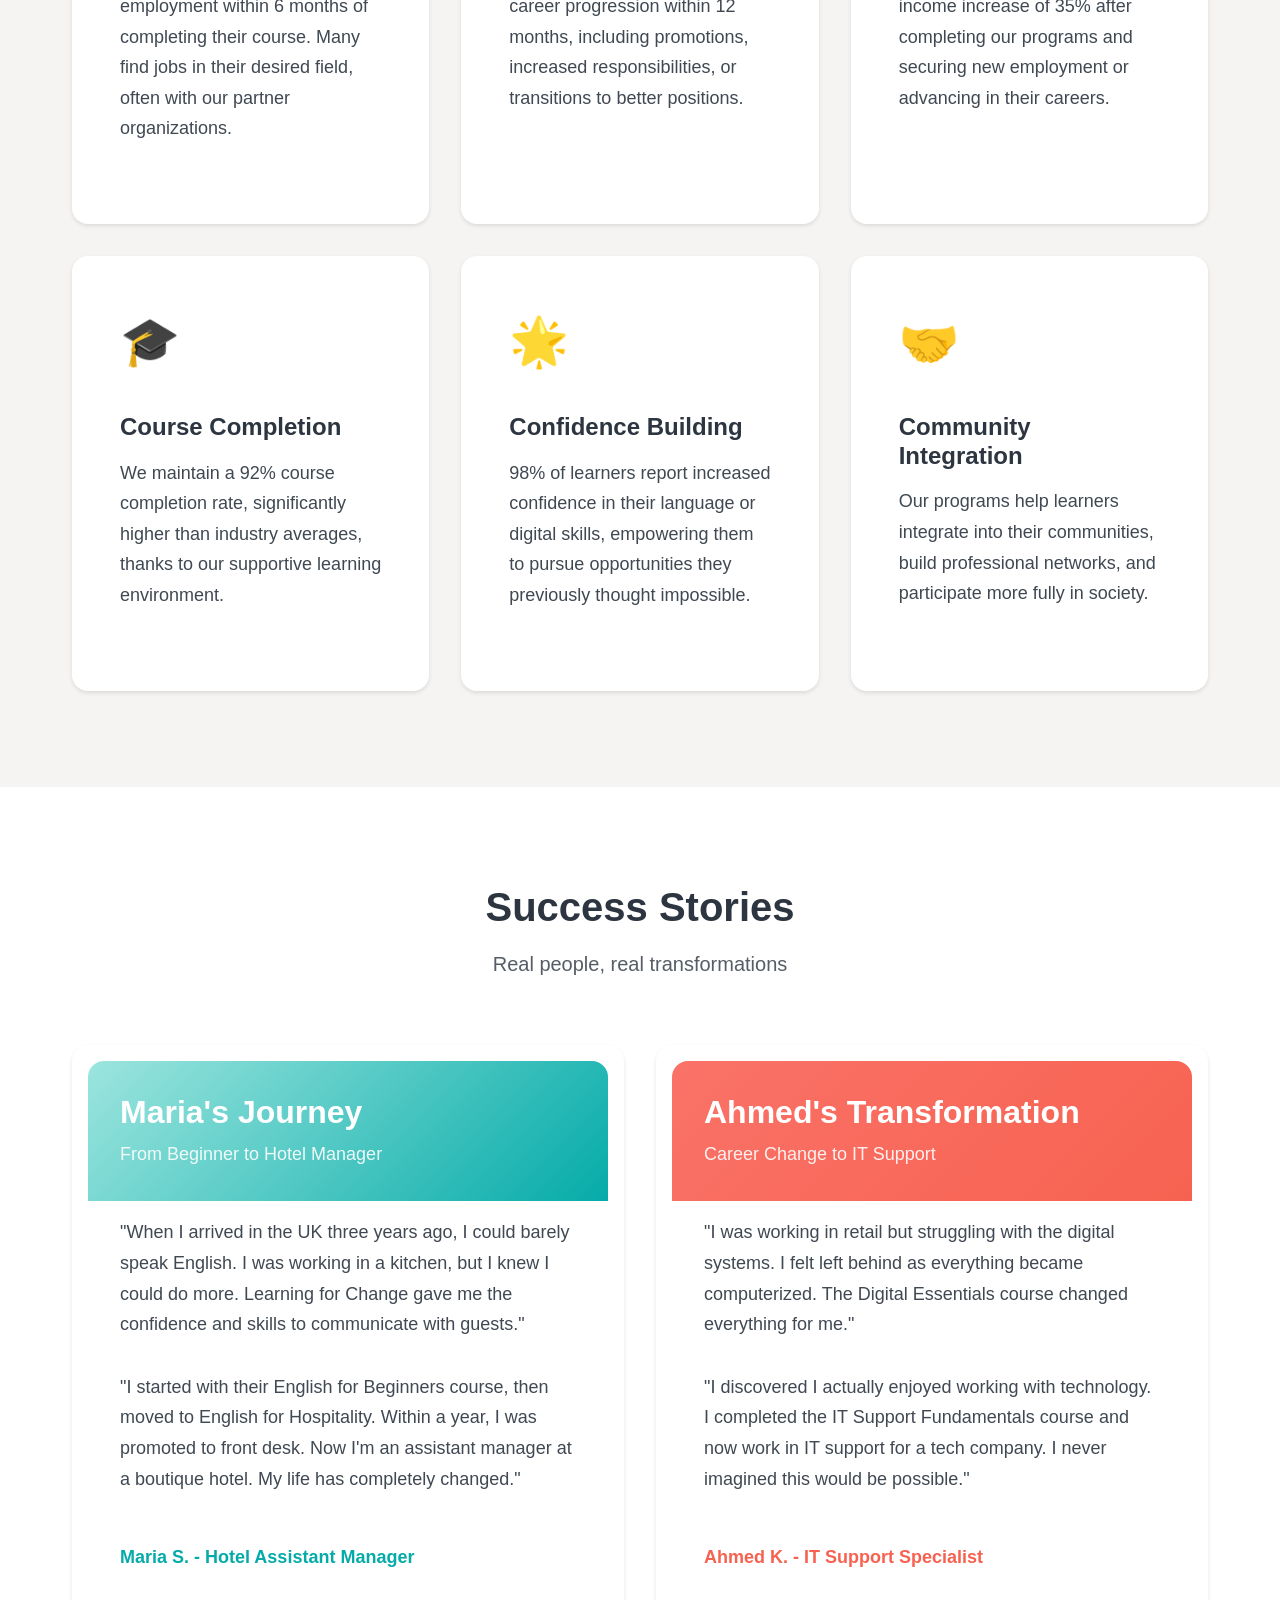
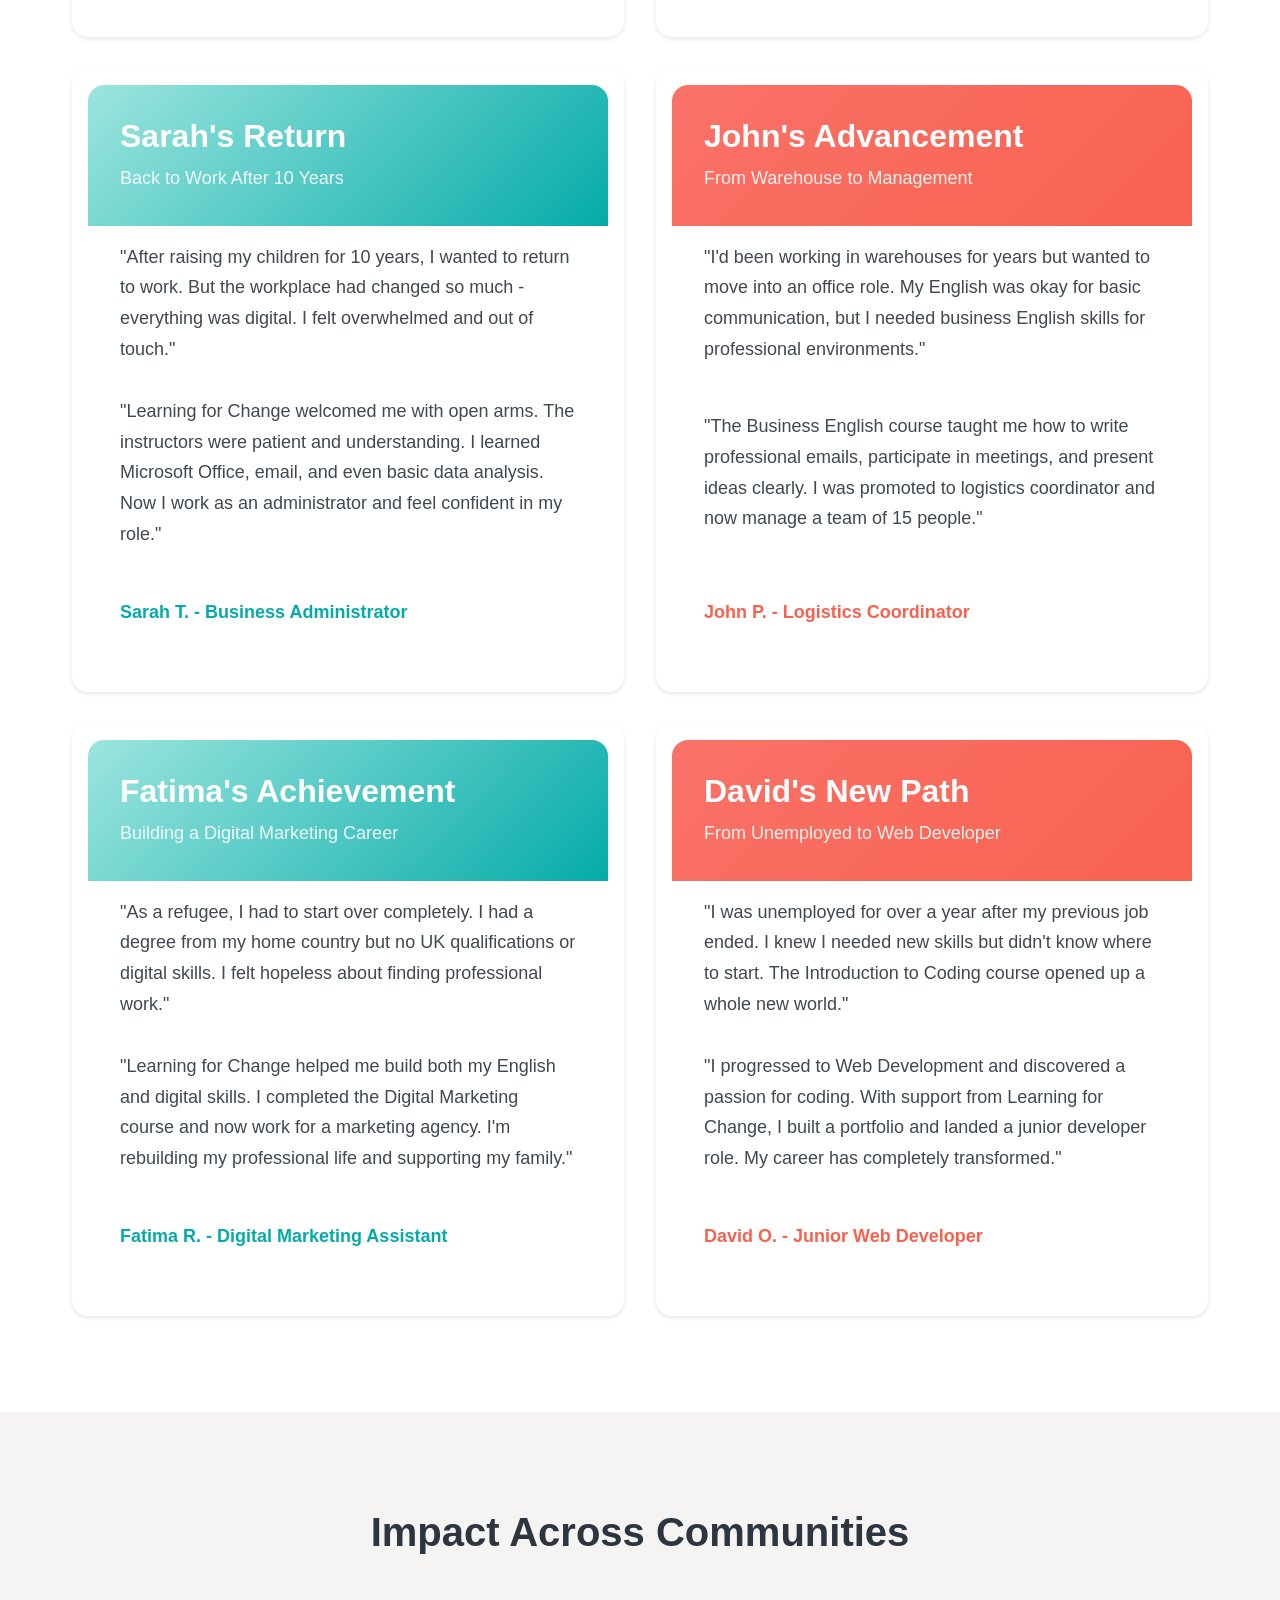
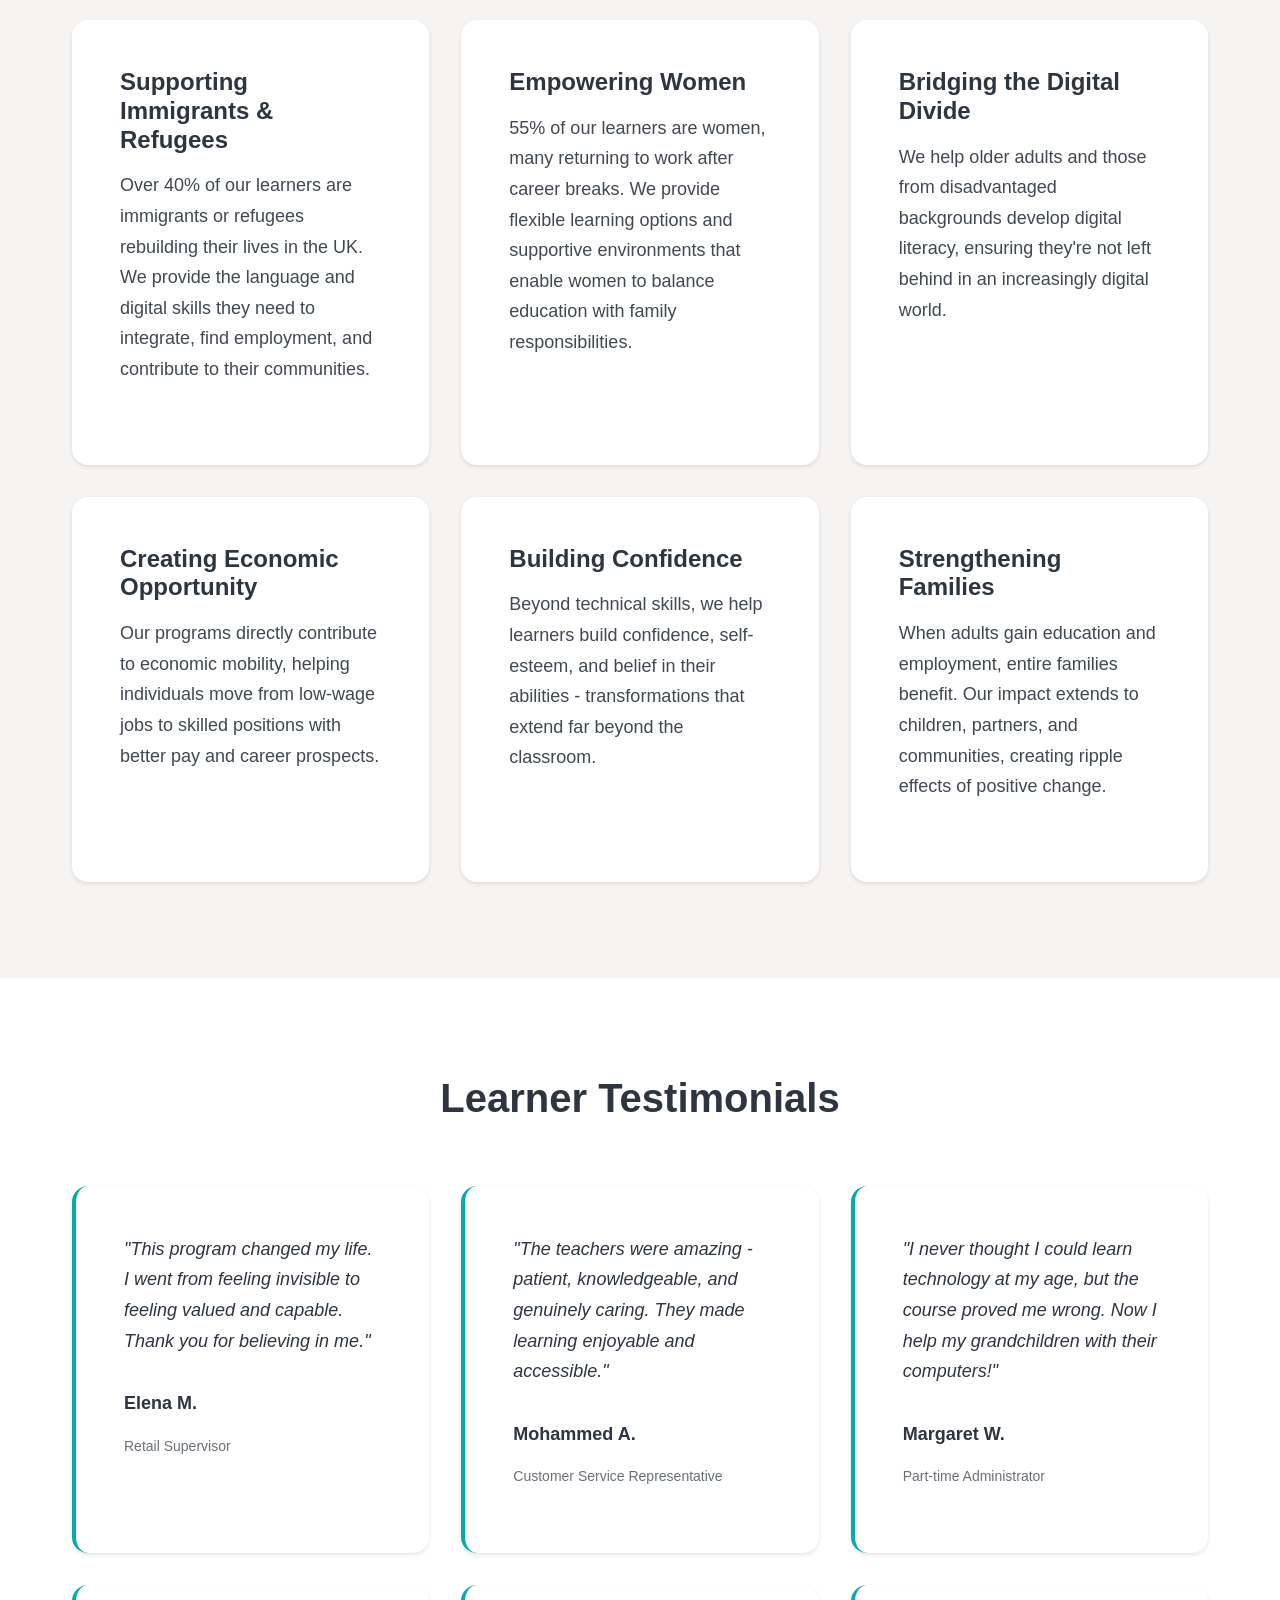
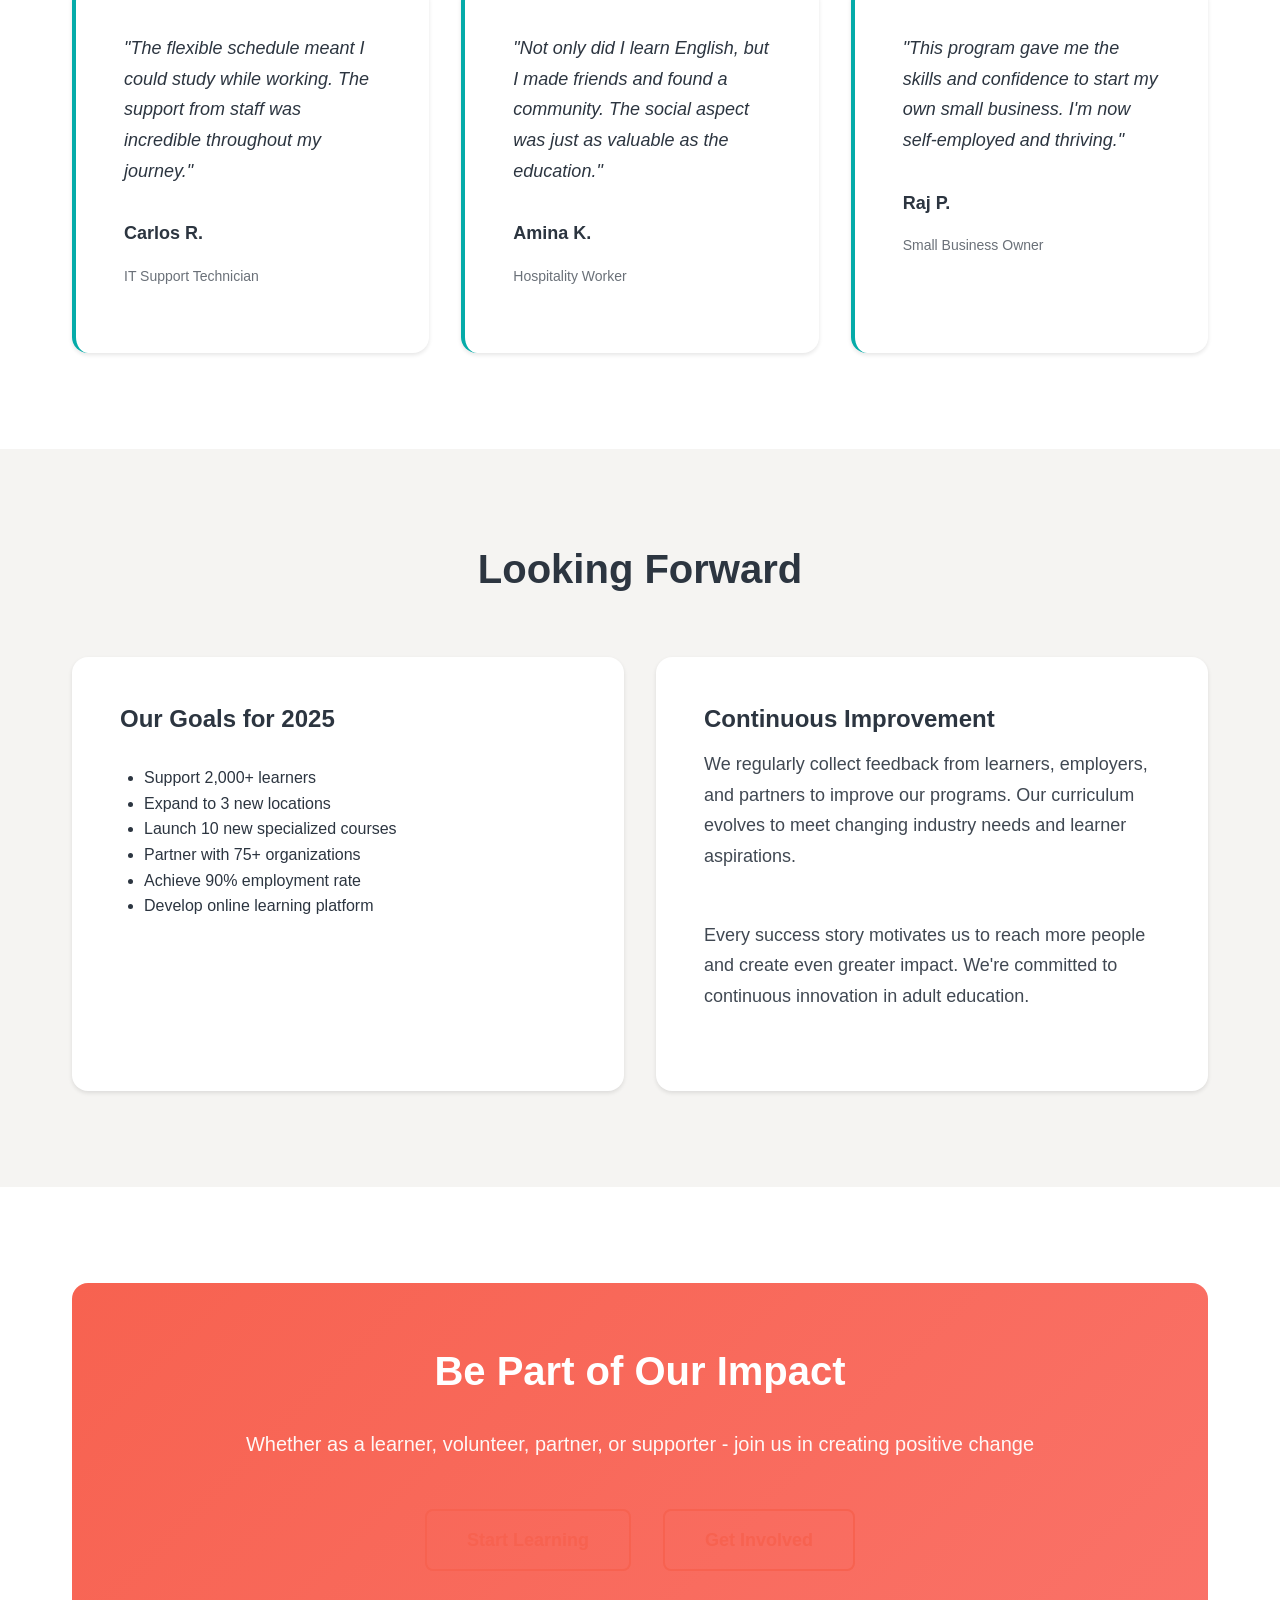
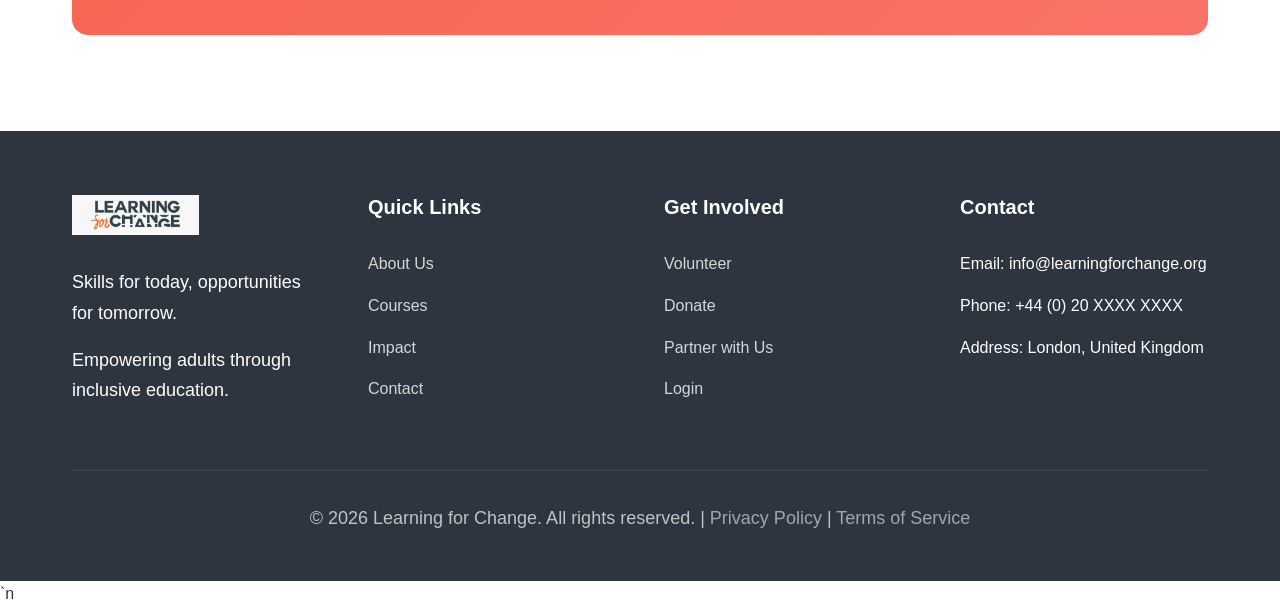
<file: impact.html>
<!DOCTYPE html>
<html lang="en">
<head>
  <meta charset="UTF-8">
  <meta name="viewport" content="width=device-width, initial-scale=1.0">
  <meta name="description" content="See the impact of Learning for Change - success stories, outcomes, and how we're transforming lives through education.">
  <title>Our Impact - Learning for Change</title>
  <link rel="stylesheet" href="assets/css/main.css">
  <link rel="icon" type="image/png" href="logo.jpeg">
</head>
<body>
  <header class="header">
    <div class="header__container">
      <a href="index.html" class="header__logo">
        <img src="logo.jpeg" alt="Learning for Change Logo" class="header__logo-img">
      </a>
      
      <nav class="header__nav" aria-label="Main navigation">
        <ul class="header__nav-list">
          <li><a href="index.html" class="header__nav-link">Home</a></li>
          <li><a href="about.html" class="header__nav-link">About</a></li>
          <li><a href="courses.html" class="header__nav-link">Courses</a></li>
          <li><a href="partnerships.html" class="header__nav-link">Partnerships</a></li>
          <li><a href="impact.html" class="header__nav-link">Impact</a></li>
          <li><a href="get-involved.html" class="header__nav-link">Get Involved</a></li>
          <li><a href="contact.html" class="header__nav-link">Contact</a></li>
        </ul>
        
        <div class="header__actions">
          <a href="login.html" class="btn btn--outline-teal btn--small">Login</a>
          <a href="courses.html" class="btn btn--primary btn--small">Start Learning</a>
        </div>
      </nav>
      
      <button class="header__mobile-toggle" aria-label="Toggle mobile menu" aria-expanded="false">☰</button>
    </div>
  </header>

  <main>
    <section class="hero">
      <div class="container">
        <div class="hero__content">
          <h1 class="hero__title">Our Impact</h1>
          <p class="hero__subtitle">Transforming lives through education and opportunity</p>
        </div>
      </div>
    </section>

    <section class="section section--white">
      <div class="container">
        <div class="section__header">
          <h2 class="section__title">Impact by Numbers</h2>
          <p class="section__subtitle">Measurable results that matter</p>
        </div>
        
        <div class="stats">
          <div class="stat">
            <div class="stat__number" data-target="1500">0</div>
            <div class="stat__label">Learners Supported</div>
          </div>
          
          <div class="stat">
            <div class="stat__number" data-target="85">0</div>
            <div class="stat__label">% Employment Rate</div>
          </div>
          
          <div class="stat">
            <div class="stat__number" data-target="50">0</div>
            <div class="stat__label">Partner Organizations</div>
          </div>
          
          <div class="stat">
            <div class="stat__number" data-target="95">0</div>
            <div class="stat__label">% Satisfaction Rate</div>
          </div>
        </div>
      </div>
    </section>

    <section class="section section--light">
      <div class="container">
        <div class="section__header">
          <h2 class="section__title">Key Outcomes</h2>
        </div>
        
        <div class="grid grid--3">
          <div class="card">
            <div class="card__icon">💼</div>
            <h3 class="card__title">Employment Success</h3>
            <p class="card__description">
              85% of our graduates secure employment within 6 months of completing their course. Many find jobs in their desired field, often with our partner organizations.
            </p>
          </div>
          
          <div class="card">
            <div class="card__icon">📈</div>
            <h3 class="card__title">Career Advancement</h3>
            <p class="card__description">
              60% of employed learners report career progression within 12 months, including promotions, increased responsibilities, or transitions to better positions.
            </p>
          </div>
          
          <div class="card">
            <div class="card__icon">💰</div>
            <h3 class="card__title">Income Growth</h3>
            <p class="card__description">
              Graduates report an average income increase of 35% after completing our programs and securing new employment or advancing in their careers.
            </p>
          </div>
          
          <div class="card">
            <div class="card__icon">🎓</div>
            <h3 class="card__title">Course Completion</h3>
            <p class="card__description">
              We maintain a 92% course completion rate, significantly higher than industry averages, thanks to our supportive learning environment.
            </p>
          </div>
          
          <div class="card">
            <div class="card__icon">🌟</div>
            <h3 class="card__title">Confidence Building</h3>
            <p class="card__description">
              98% of learners report increased confidence in their language or digital skills, empowering them to pursue opportunities they previously thought impossible.
            </p>
          </div>
          
          <div class="card">
            <div class="card__icon">🤝</div>
            <h3 class="card__title">Community Integration</h3>
            <p class="card__description">
              Our programs help learners integrate into their communities, build professional networks, and participate more fully in society.
            </p>
          </div>
        </div>
      </div>
    </section>

    <section class="section section--white">
      <div class="container">
        <div class="section__header">
          <h2 class="section__title">Success Stories</h2>
          <p class="section__subtitle">Real people, real transformations</p>
        </div>
        
        <div class="grid grid--2">
          <div class="card">
            <div style="background: linear-gradient(135deg, var(--primary-teal-light) 0%, var(--primary-teal) 100%); padding: 2rem; border-radius: var(--border-radius-lg) var(--border-radius-lg) 0 0; margin: -2rem -2rem 1rem -2rem;">
              <h3 style="color: white; margin-bottom: 0.5rem;">Maria's Journey</h3>
              <p style="color: white; opacity: 0.9; margin: 0;">From Beginner to Hotel Manager</p>
            </div>
            <p class="card__description">
              "When I arrived in the UK three years ago, I could barely speak English. I was working in a kitchen, but I knew I could do more. Learning for Change gave me the confidence and skills to communicate with guests."
            </p>
            <p class="card__description">
              "I started with their English for Beginners course, then moved to English for Hospitality. Within a year, I was promoted to front desk. Now I'm an assistant manager at a boutique hotel. My life has completely changed."
            </p>
            <p style="font-weight: 600; color: var(--primary-teal); margin-top: 1rem;">Maria S. - Hotel Assistant Manager</p>
          </div>
          
          <div class="card">
            <div style="background: linear-gradient(135deg, var(--primary-coral-light) 0%, var(--primary-coral) 100%); padding: 2rem; border-radius: var(--border-radius-lg) var(--border-radius-lg) 0 0; margin: -2rem -2rem 1rem -2rem;">
              <h3 style="color: white; margin-bottom: 0.5rem;">Ahmed's Transformation</h3>
              <p style="color: white; opacity: 0.9; margin: 0;">Career Change to IT Support</p>
            </div>
            <p class="card__description">
              "I was working in retail but struggling with the digital systems. I felt left behind as everything became computerized. The Digital Essentials course changed everything for me."
            </p>
            <p class="card__description">
              "I discovered I actually enjoyed working with technology. I completed the IT Support Fundamentals course and now work in IT support for a tech company. I never imagined this would be possible."
            </p>
            <p style="font-weight: 600; color: var(--primary-coral); margin-top: 1rem;">Ahmed K. - IT Support Specialist</p>
          </div>
          
          <div class="card">
            <div style="background: linear-gradient(135deg, var(--primary-teal-light) 0%, var(--primary-teal) 100%); padding: 2rem; border-radius: var(--border-radius-lg) var(--border-radius-lg) 0 0; margin: -2rem -2rem 1rem -2rem;">
              <h3 style="color: white; margin-bottom: 0.5rem;">Sarah's Return</h3>
              <p style="color: white; opacity: 0.9; margin: 0;">Back to Work After 10 Years</p>
            </div>
            <p class="card__description">
              "After raising my children for 10 years, I wanted to return to work. But the workplace had changed so much - everything was digital. I felt overwhelmed and out of touch."
            </p>
            <p class="card__description">
              "Learning for Change welcomed me with open arms. The instructors were patient and understanding. I learned Microsoft Office, email, and even basic data analysis. Now I work as an administrator and feel confident in my role."
            </p>
            <p style="font-weight: 600; color: var(--primary-teal); margin-top: 1rem;">Sarah T. - Business Administrator</p>
          </div>
          
          <div class="card">
            <div style="background: linear-gradient(135deg, var(--primary-coral-light) 0%, var(--primary-coral) 100%); padding: 2rem; border-radius: var(--border-radius-lg) var(--border-radius-lg) 0 0; margin: -2rem -2rem 1rem -2rem;">
              <h3 style="color: white; margin-bottom: 0.5rem;">John's Advancement</h3>
              <p style="color: white; opacity: 0.9; margin: 0;">From Warehouse to Management</p>
            </div>
            <p class="card__description">
              "I'd been working in warehouses for years but wanted to move into an office role. My English was okay for basic communication, but I needed business English skills for professional environments."
            </p>
            <p class="card__description">
              "The Business English course taught me how to write professional emails, participate in meetings, and present ideas clearly. I was promoted to logistics coordinator and now manage a team of 15 people."
            </p>
            <p style="font-weight: 600; color: var(--primary-coral); margin-top: 1rem;">John P. - Logistics Coordinator</p>
          </div>
          
          <div class="card">
            <div style="background: linear-gradient(135deg, var(--primary-teal-light) 0%, var(--primary-teal) 100%); padding: 2rem; border-radius: var(--border-radius-lg) var(--border-radius-lg) 0 0; margin: -2rem -2rem 1rem -2rem;">
              <h3 style="color: white; margin-bottom: 0.5rem;">Fatima's Achievement</h3>
              <p style="color: white; opacity: 0.9; margin: 0;">Building a Digital Marketing Career</p>
            </div>
            <p class="card__description">
              "As a refugee, I had to start over completely. I had a degree from my home country but no UK qualifications or digital skills. I felt hopeless about finding professional work."
            </p>
            <p class="card__description">
              "Learning for Change helped me build both my English and digital skills. I completed the Digital Marketing course and now work for a marketing agency. I'm rebuilding my professional life and supporting my family."
            </p>
            <p style="font-weight: 600; color: var(--primary-teal); margin-top: 1rem;">Fatima R. - Digital Marketing Assistant</p>
          </div>
          
          <div class="card">
            <div style="background: linear-gradient(135deg, var(--primary-coral-light) 0%, var(--primary-coral) 100%); padding: 2rem; border-radius: var(--border-radius-lg) var(--border-radius-lg) 0 0; margin: -2rem -2rem 1rem -2rem;">
              <h3 style="color: white; margin-bottom: 0.5rem;">David's New Path</h3>
              <p style="color: white; opacity: 0.9; margin: 0;">From Unemployed to Web Developer</p>
            </div>
            <p class="card__description">
              "I was unemployed for over a year after my previous job ended. I knew I needed new skills but didn't know where to start. The Introduction to Coding course opened up a whole new world."
            </p>
            <p class="card__description">
              "I progressed to Web Development and discovered a passion for coding. With support from Learning for Change, I built a portfolio and landed a junior developer role. My career has completely transformed."
            </p>
            <p style="font-weight: 600; color: var(--primary-coral); margin-top: 1rem;">David O. - Junior Web Developer</p>
          </div>
        </div>
      </div>
    </section>

    <section class="section section--light">
      <div class="container">
        <div class="section__header">
          <h2 class="section__title">Impact Across Communities</h2>
        </div>
        
        <div class="grid grid--3">
          <div class="card">
            <h3 class="card__title">Supporting Immigrants & Refugees</h3>
            <p class="card__description">
              Over 40% of our learners are immigrants or refugees rebuilding their lives in the UK. We provide the language and digital skills they need to integrate, find employment, and contribute to their communities.
            </p>
          </div>
          
          <div class="card">
            <h3 class="card__title">Empowering Women</h3>
            <p class="card__description">
              55% of our learners are women, many returning to work after career breaks. We provide flexible learning options and supportive environments that enable women to balance education with family responsibilities.
            </p>
          </div>
          
          <div class="card">
            <h3 class="card__title">Bridging the Digital Divide</h3>
            <p class="card__description">
              We help older adults and those from disadvantaged backgrounds develop digital literacy, ensuring they're not left behind in an increasingly digital world.
            </p>
          </div>
          
          <div class="card">
            <h3 class="card__title">Creating Economic Opportunity</h3>
            <p class="card__description">
              Our programs directly contribute to economic mobility, helping individuals move from low-wage jobs to skilled positions with better pay and career prospects.
            </p>
          </div>
          
          <div class="card">
            <h3 class="card__title">Building Confidence</h3>
            <p class="card__description">
              Beyond technical skills, we help learners build confidence, self-esteem, and belief in their abilities - transformations that extend far beyond the classroom.
            </p>
          </div>
          
          <div class="card">
            <h3 class="card__title">Strengthening Families</h3>
            <p class="card__description">
              When adults gain education and employment, entire families benefit. Our impact extends to children, partners, and communities, creating ripple effects of positive change.
            </p>
          </div>
        </div>
      </div>
    </section>

    <section class="section section--white">
      <div class="container">
        <div class="section__header">
          <h2 class="section__title">Learner Testimonials</h2>
        </div>
        
        <div class="grid grid--3">
          <div class="testimonial">
            <p class="testimonial__quote">"This program changed my life. I went from feeling invisible to feeling valued and capable. Thank you for believing in me."</p>
            <p class="testimonial__author">Elena M.</p>
            <p class="testimonial__role">Retail Supervisor</p>
          </div>
          
          <div class="testimonial">
            <p class="testimonial__quote">"The teachers were amazing - patient, knowledgeable, and genuinely caring. They made learning enjoyable and accessible."</p>
            <p class="testimonial__author">Mohammed A.</p>
            <p class="testimonial__role">Customer Service Representative</p>
          </div>
          
          <div class="testimonial">
            <p class="testimonial__quote">"I never thought I could learn technology at my age, but the course proved me wrong. Now I help my grandchildren with their computers!"</p>
            <p class="testimonial__author">Margaret W.</p>
            <p class="testimonial__role">Part-time Administrator</p>
          </div>
          
          <div class="testimonial">
            <p class="testimonial__quote">"The flexible schedule meant I could study while working. The support from staff was incredible throughout my journey."</p>
            <p class="testimonial__author">Carlos R.</p>
            <p class="testimonial__role">IT Support Technician</p>
          </div>
          
          <div class="testimonial">
            <p class="testimonial__quote">"Not only did I learn English, but I made friends and found a community. The social aspect was just as valuable as the education."</p>
            <p class="testimonial__author">Amina K.</p>
            <p class="testimonial__role">Hospitality Worker</p>
          </div>
          
          <div class="testimonial">
            <p class="testimonial__quote">"This program gave me the skills and confidence to start my own small business. I'm now self-employed and thriving."</p>
            <p class="testimonial__author">Raj P.</p>
            <p class="testimonial__role">Small Business Owner</p>
          </div>
        </div>
      </div>
    </section>

    <section class="section section--light">
      <div class="container">
        <div class="section__header">
          <h2 class="section__title">Looking Forward</h2>
        </div>
        
        <div class="grid grid--2">
          <div class="card">
            <h3 class="card__title">Our Goals for 2025</h3>
            <ul style="margin-left: 1.5rem; margin-top: 1rem;">
              <li>Support 2,000+ learners</li>
              <li>Expand to 3 new locations</li>
              <li>Launch 10 new specialized courses</li>
              <li>Partner with 75+ organizations</li>
              <li>Achieve 90% employment rate</li>
              <li>Develop online learning platform</li>
            </ul>
          </div>
          
          <div class="card">
            <h3 class="card__title">Continuous Improvement</h3>
            <p class="card__description">
              We regularly collect feedback from learners, employers, and partners to improve our programs. Our curriculum evolves to meet changing industry needs and learner aspirations.
            </p>
            <p class="card__description" style="margin-top: 1rem;">
              Every success story motivates us to reach more people and create even greater impact. We're committed to continuous innovation in adult education.
            </p>
          </div>
        </div>
      </div>
    </section>

    <section class="section section--white">
      <div class="container">
        <div class="cta-banner">
          <h2 class="cta-banner__title">Be Part of Our Impact</h2>
          <p class="cta-banner__text">Whether as a learner, volunteer, partner, or supporter - join us in creating positive change</p>
          <div class="hero__cta">
            <a href="courses.html" class="btn btn--outline btn--large">Start Learning</a>
            <a href="get-involved.html" class="btn btn--outline btn--large">Get Involved</a>
          </div>
        </div>
      </div>
    </section>
  </main>

  <footer class="footer">
    <div class="container">
      <div class="footer__grid">
        <div>
          <img src="logo.jpeg" alt="Learning for Change" class="footer__logo">
          <p>Skills for today, opportunities for tomorrow.</p>
          <p style="margin-top: 1rem;">Empowering adults through inclusive education.</p>
        </div>
        
        <div>
          <h4 class="footer__section-title">Quick Links</h4>
          <ul class="footer__list">
            <li class="footer__list-item"><a href="about.html" class="footer__link">About Us</a></li>
            <li class="footer__list-item"><a href="courses.html" class="footer__link">Courses</a></li>
            <li class="footer__list-item"><a href="impact.html" class="footer__link">Impact</a></li>
            <li class="footer__list-item"><a href="contact.html" class="footer__link">Contact</a></li>
          </ul>
        </div>
        
        <div>
          <h4 class="footer__section-title">Get Involved</h4>
          <ul class="footer__list">
            <li class="footer__list-item"><a href="get-involved.html" class="footer__link">Volunteer</a></li>
            <li class="footer__list-item"><a href="get-involved.html" class="footer__link">Donate</a></li>
            <li class="footer__list-item"><a href="partnerships.html" class="footer__link">Partner with Us</a></li>
            <li class="footer__list-item"><a href="login.html" class="footer__link">Login</a></li>
          </ul>
        </div>
        
        <div>
          <h4 class="footer__section-title">Contact</h4>
          <ul class="footer__list">
            <li class="footer__list-item">Email: info@learningforchange.org</li>
            <li class="footer__list-item">Phone: +44 (0) 20 XXXX XXXX</li>
            <li class="footer__list-item">Address: London, United Kingdom</li>
          </ul>
        </div>
      </div>
      
      <div class="footer__bottom">
        <p>&copy; 2026 Learning for Change. All rights reserved. | <a href="#" class="footer__link">Privacy Policy</a> | <a href="#" class="footer__link">Terms of Service</a></p>
      </div>
    </div>
  </footer>

  <a href="https://wa.me/XXXXXXXXXXX?text=Hello,%20I'd%20like%20to%20know%20more%20about%20the%20courses." class="whatsapp-float" target="_blank" rel="noopener noreferrer" aria-label="Contact us on WhatsApp">
    <span>💬</span>
  </a>

  <script src="assets/js/config.js"></script>`n  <script src="assets/js/main.js"></script>
</body>
</html>
</file>
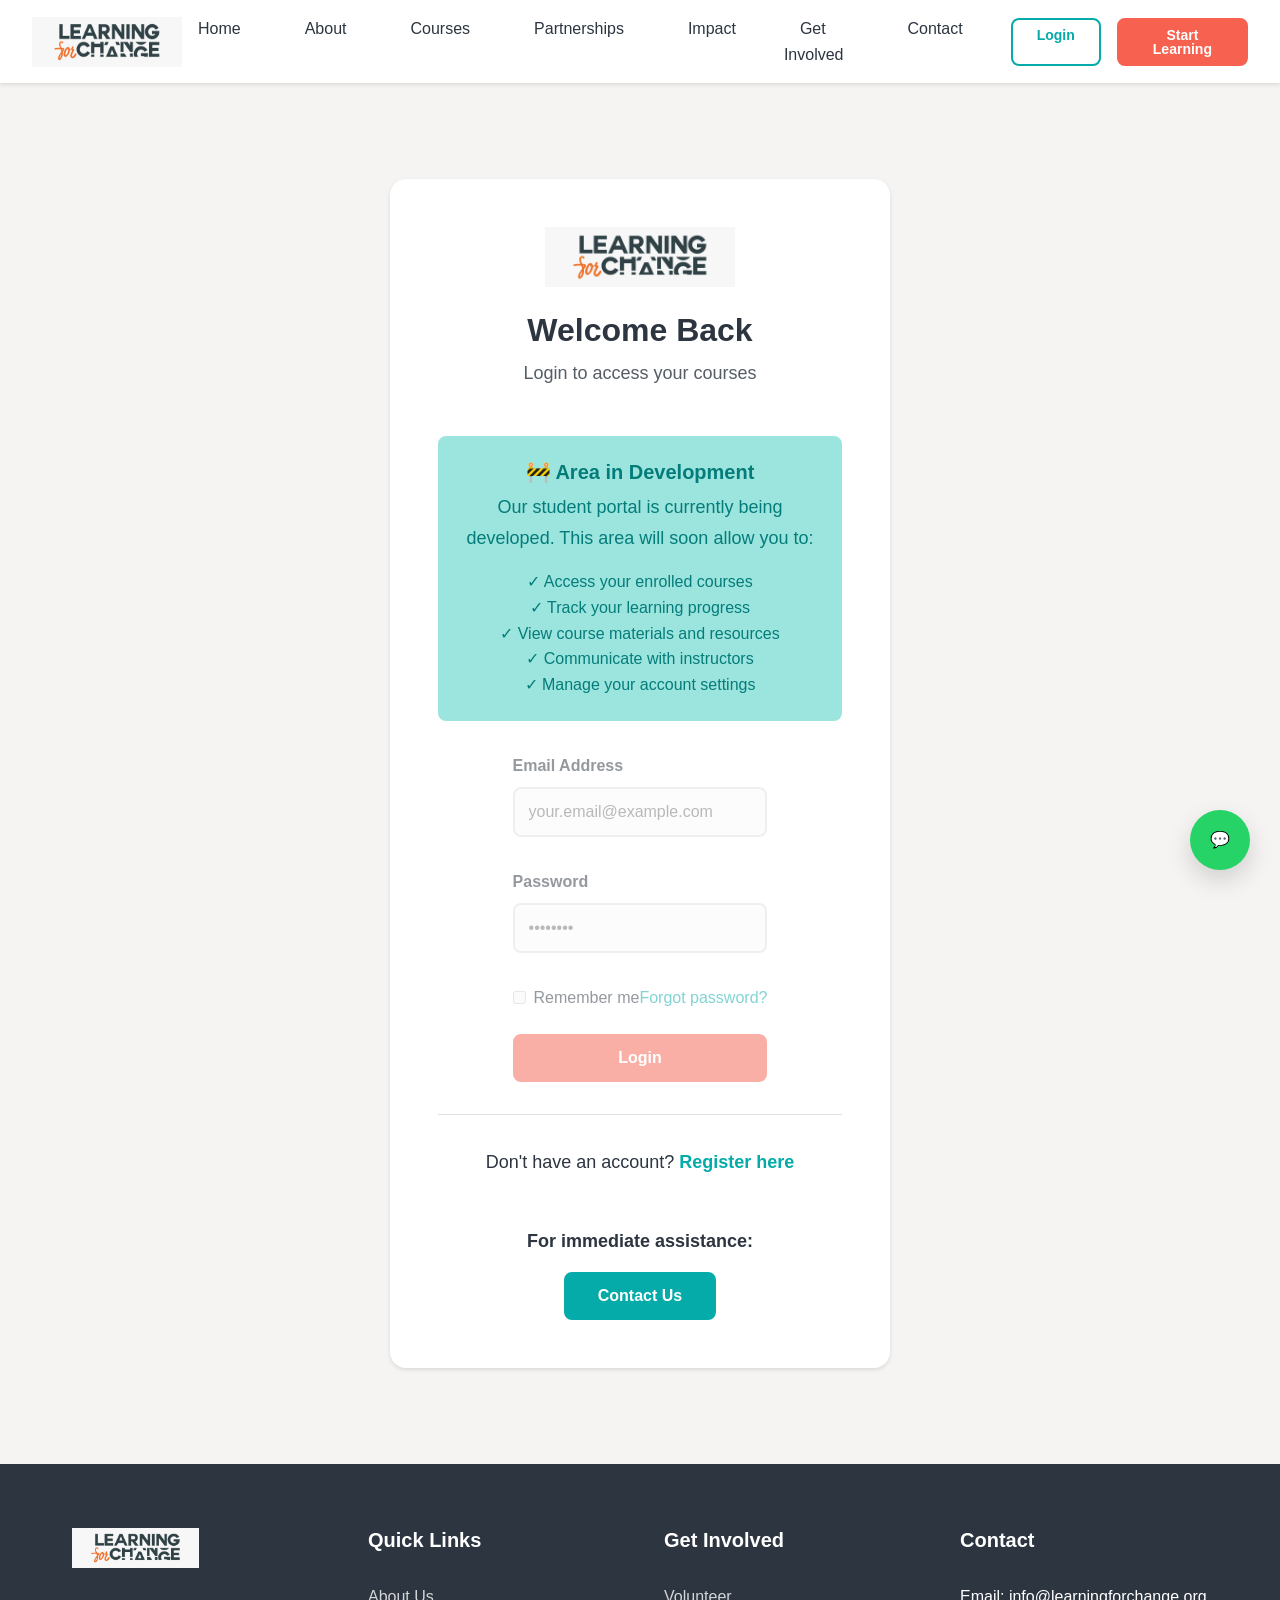
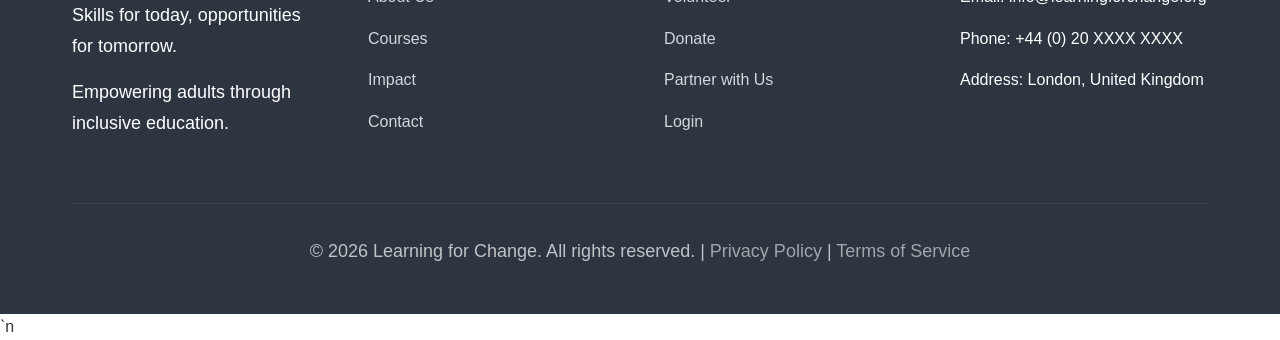
<file: login.html>
<!DOCTYPE html>
<html lang="en">
<head>
  <meta charset="UTF-8">
  <meta name="viewport" content="width=device-width, initial-scale=1.0">
  <meta name="description" content="Login to your Learning for Change account to access your courses and learning materials.">
  <title>Login - Learning for Change</title>
  <link rel="stylesheet" href="assets/css/main.css">
  <link rel="icon" type="image/png" href="logo.jpeg">
</head>
<body>
  <header class="header">
    <div class="header__container">
      <a href="index.html" class="header__logo">
        <img src="logo.jpeg" alt="Learning for Change Logo" class="header__logo-img">
      </a>
      
      <nav class="header__nav" aria-label="Main navigation">
        <ul class="header__nav-list">
          <li><a href="index.html" class="header__nav-link">Home</a></li>
          <li><a href="about.html" class="header__nav-link">About</a></li>
          <li><a href="courses.html" class="header__nav-link">Courses</a></li>
          <li><a href="partnerships.html" class="header__nav-link">Partnerships</a></li>
          <li><a href="impact.html" class="header__nav-link">Impact</a></li>
          <li><a href="get-involved.html" class="header__nav-link">Get Involved</a></li>
          <li><a href="contact.html" class="header__nav-link">Contact</a></li>
        </ul>
        
        <div class="header__actions">
          <a href="login.html" class="btn btn--outline-teal btn--small">Login</a>
          <a href="courses.html" class="btn btn--primary btn--small">Start Learning</a>
        </div>
      </nav>
      
      <button class="header__mobile-toggle" aria-label="Toggle mobile menu" aria-expanded="false">☰</button>
    </div>
  </header>

  <main>
    <section class="section section--light" style="min-height: 70vh; display: flex; align-items: center;">
      <div class="container">
        <div style="max-width: 500px; margin: 0 auto;">
          <div class="card">
            <div class="text-center mb-3">
              <img src="logo.jpeg" alt="Learning for Change" style="height: 60px; margin: 0 auto 1.5rem;">
              <h1 style="font-size: 2rem; margin-bottom: 0.5rem;">Welcome Back</h1>
              <p style="color: var(--secondary-dark); opacity: 0.8;">Login to access your courses</p>
            </div>
            
            <div style="background-color: var(--primary-teal-light); padding: 1.5rem; border-radius: var(--border-radius); margin-bottom: 2rem; text-align: center;">
              <h2 style="color: var(--secondary-teal-dark); font-size: 1.25rem; margin-bottom: 0.5rem;">🚧 Area in Development</h2>
              <p style="color: var(--secondary-teal-dark); margin: 0;">
                Our student portal is currently being developed. This area will soon allow you to:
              </p>
              <ul style="list-style: none; margin-top: 1rem; color: var(--secondary-teal-dark);">
                <li>✓ Access your enrolled courses</li>
                <li>✓ Track your learning progress</li>
                <li>✓ View course materials and resources</li>
                <li>✓ Communicate with instructors</li>
                <li>✓ Manage your account settings</li>
              </ul>
            </div>
            
            <form class="form" style="opacity: 0.5; pointer-events: none;">
              <div class="form__group">
                <label for="email" class="form__label">Email Address</label>
                <input type="email" id="email" name="email" class="form__input" placeholder="your.email@example.com" disabled>
              </div>
              
              <div class="form__group">
                <label for="password" class="form__label">Password</label>
                <input type="password" id="password" name="password" class="form__input" placeholder="••••••••" disabled>
              </div>
              
              <div style="display: flex; justify-content: space-between; align-items: center; margin-bottom: 1.5rem;">
                <label style="display: flex; align-items: center; gap: 0.5rem;">
                  <input type="checkbox" disabled>
                  <span>Remember me</span>
                </label>
                <a href="#" style="color: var(--primary-teal);">Forgot password?</a>
              </div>
              
              <button type="submit" class="btn btn--primary" style="width: 100%;" disabled>Login</button>
            </form>
            
            <div style="text-align: center; margin-top: 2rem; padding-top: 2rem; border-top: 1px solid #e0e0e0;">
              <p>Don't have an account? <a href="register.html" style="color: var(--primary-teal); font-weight: 600;">Register here</a></p>
            </div>
            
            <div style="text-align: center; margin-top: 2rem;">
              <p style="margin-bottom: 1rem; font-weight: 600;">For immediate assistance:</p>
              <a href="contact.html" class="btn btn--secondary">Contact Us</a>
            </div>
          </div>
        </div>
      </div>
    </section>
  </main>

  <footer class="footer">
    <div class="container">
      <div class="footer__grid">
        <div>
          <img src="logo.jpeg" alt="Learning for Change" class="footer__logo">
          <p>Skills for today, opportunities for tomorrow.</p>
          <p style="margin-top: 1rem;">Empowering adults through inclusive education.</p>
        </div>
        
        <div>
          <h4 class="footer__section-title">Quick Links</h4>
          <ul class="footer__list">
            <li class="footer__list-item"><a href="about.html" class="footer__link">About Us</a></li>
            <li class="footer__list-item"><a href="courses.html" class="footer__link">Courses</a></li>
            <li class="footer__list-item"><a href="impact.html" class="footer__link">Impact</a></li>
            <li class="footer__list-item"><a href="contact.html" class="footer__link">Contact</a></li>
          </ul>
        </div>
        
        <div>
          <h4 class="footer__section-title">Get Involved</h4>
          <ul class="footer__list">
            <li class="footer__list-item"><a href="get-involved.html" class="footer__link">Volunteer</a></li>
            <li class="footer__list-item"><a href="get-involved.html" class="footer__link">Donate</a></li>
            <li class="footer__list-item"><a href="partnerships.html" class="footer__link">Partner with Us</a></li>
            <li class="footer__list-item"><a href="login.html" class="footer__link">Login</a></li>
          </ul>
        </div>
        
        <div>
          <h4 class="footer__section-title">Contact</h4>
          <ul class="footer__list">
            <li class="footer__list-item">Email: info@learningforchange.org</li>
            <li class="footer__list-item">Phone: +44 (0) 20 XXXX XXXX</li>
            <li class="footer__list-item">Address: London, United Kingdom</li>
          </ul>
        </div>
      </div>
      
      <div class="footer__bottom">
        <p>&copy; 2026 Learning for Change. All rights reserved. | <a href="#" class="footer__link">Privacy Policy</a> | <a href="#" class="footer__link">Terms of Service</a></p>
      </div>
    </div>
  </footer>

  <a href="https://wa.me/XXXXXXXXXXX?text=Hello,%20I'd%20like%20to%20know%20more%20about%20the%20courses." class="whatsapp-float" target="_blank" rel="noopener noreferrer" aria-label="Contact us on WhatsApp">
    <span>💬</span>
  </a>

  <script src="assets/js/config.js"></script>`n  <script src="assets/js/main.js"></script>
</body>
</html>
</file>
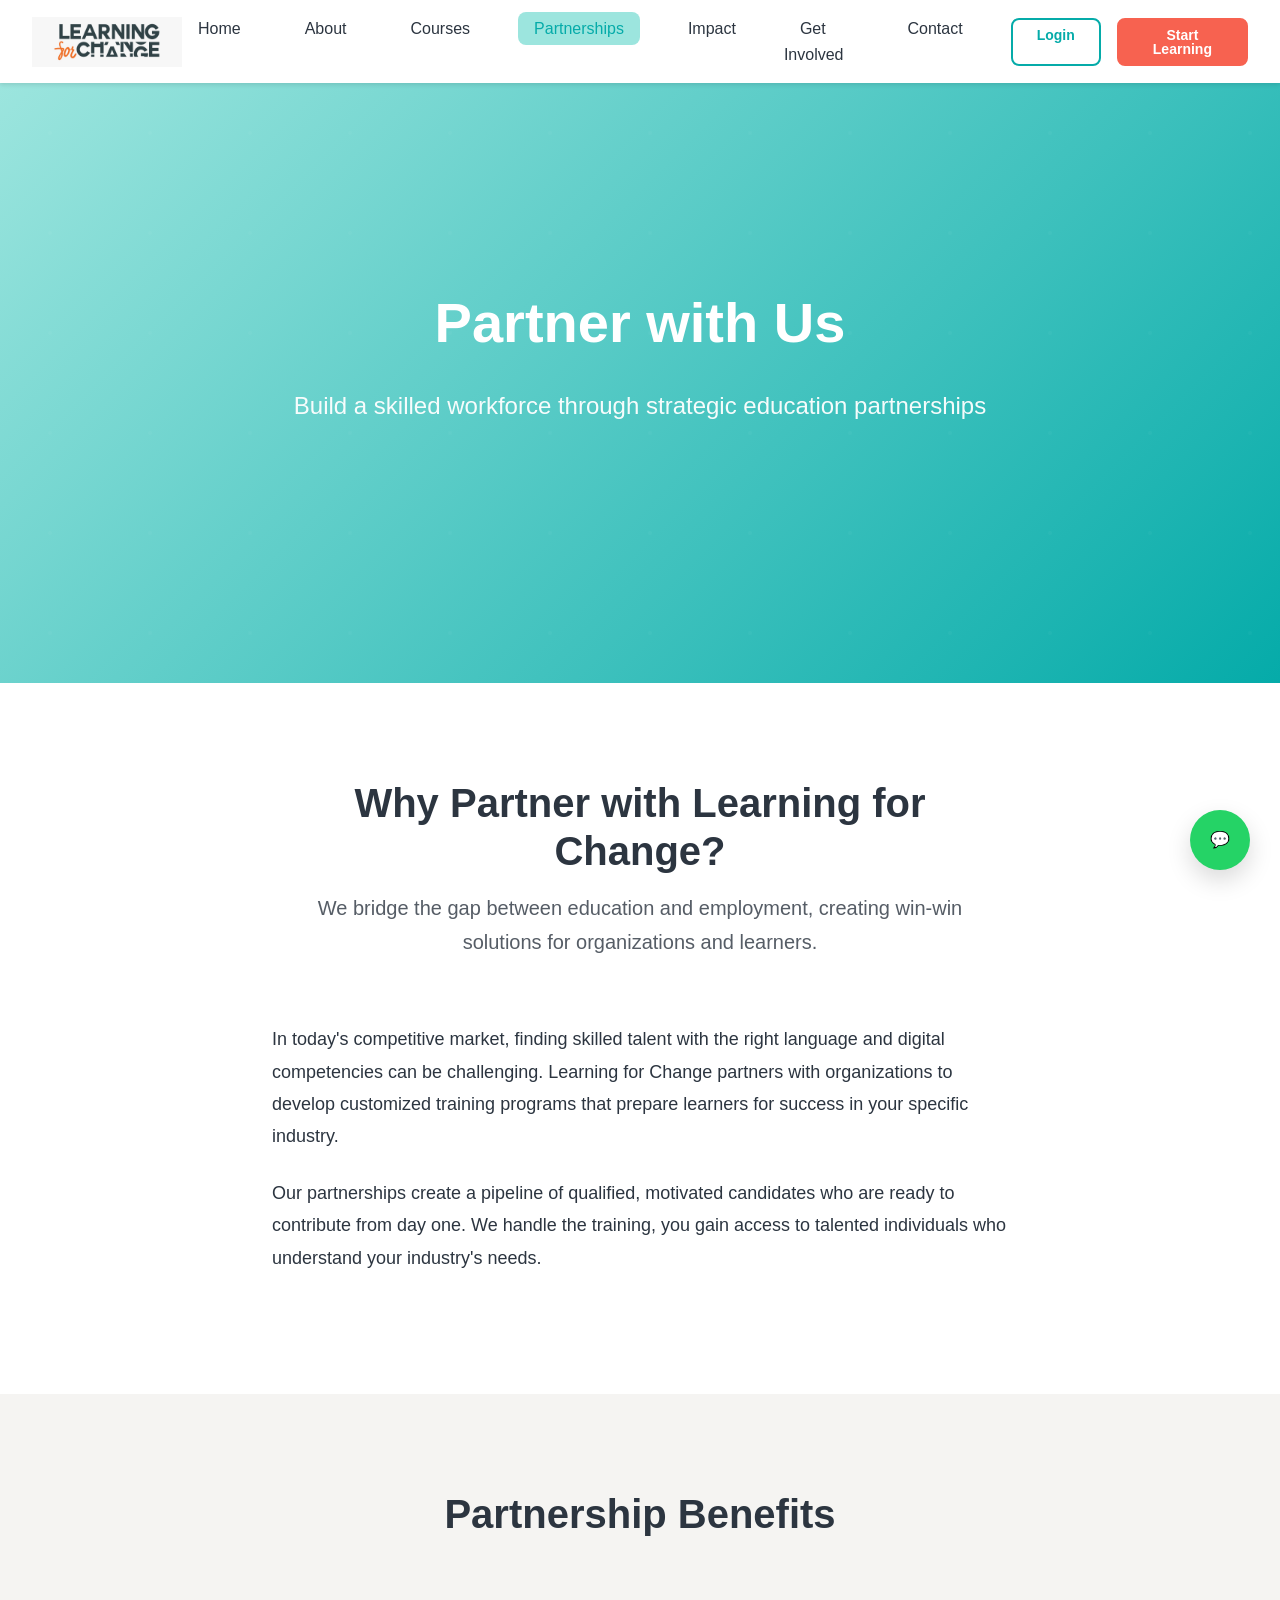
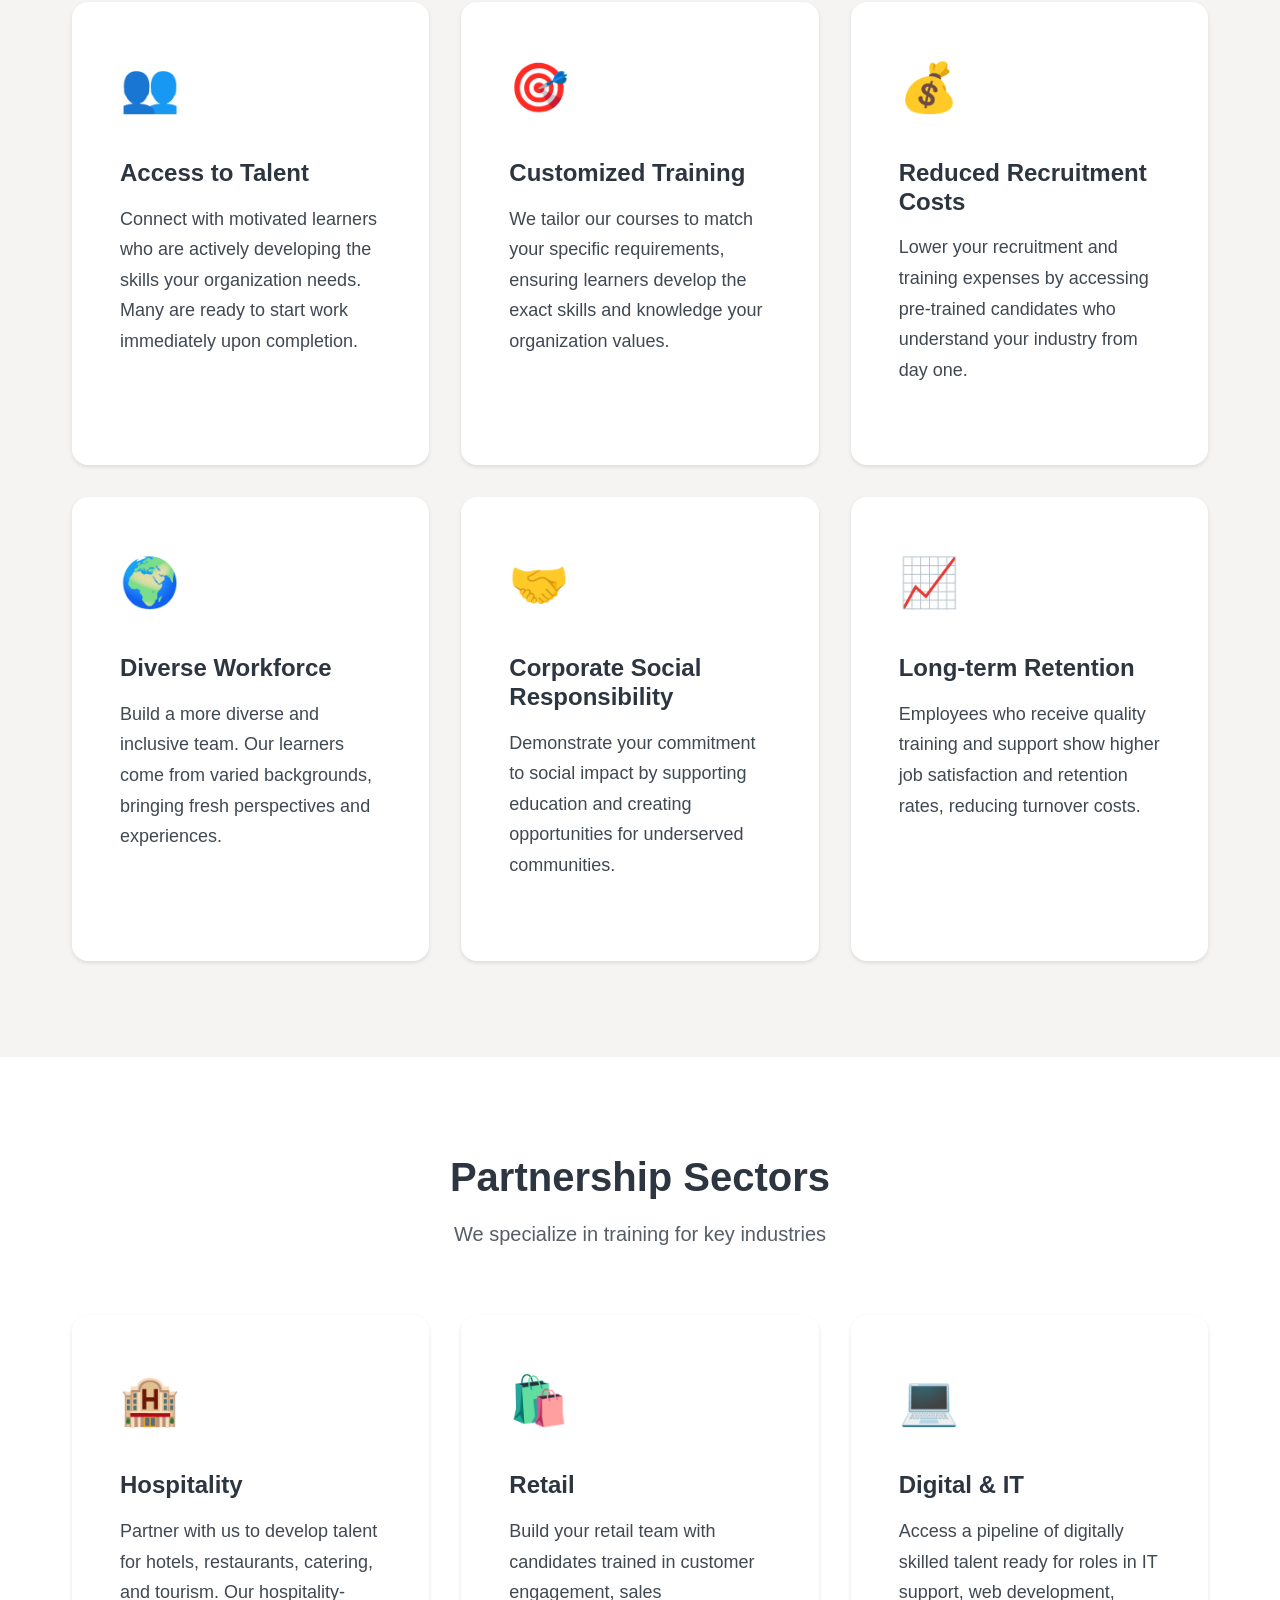
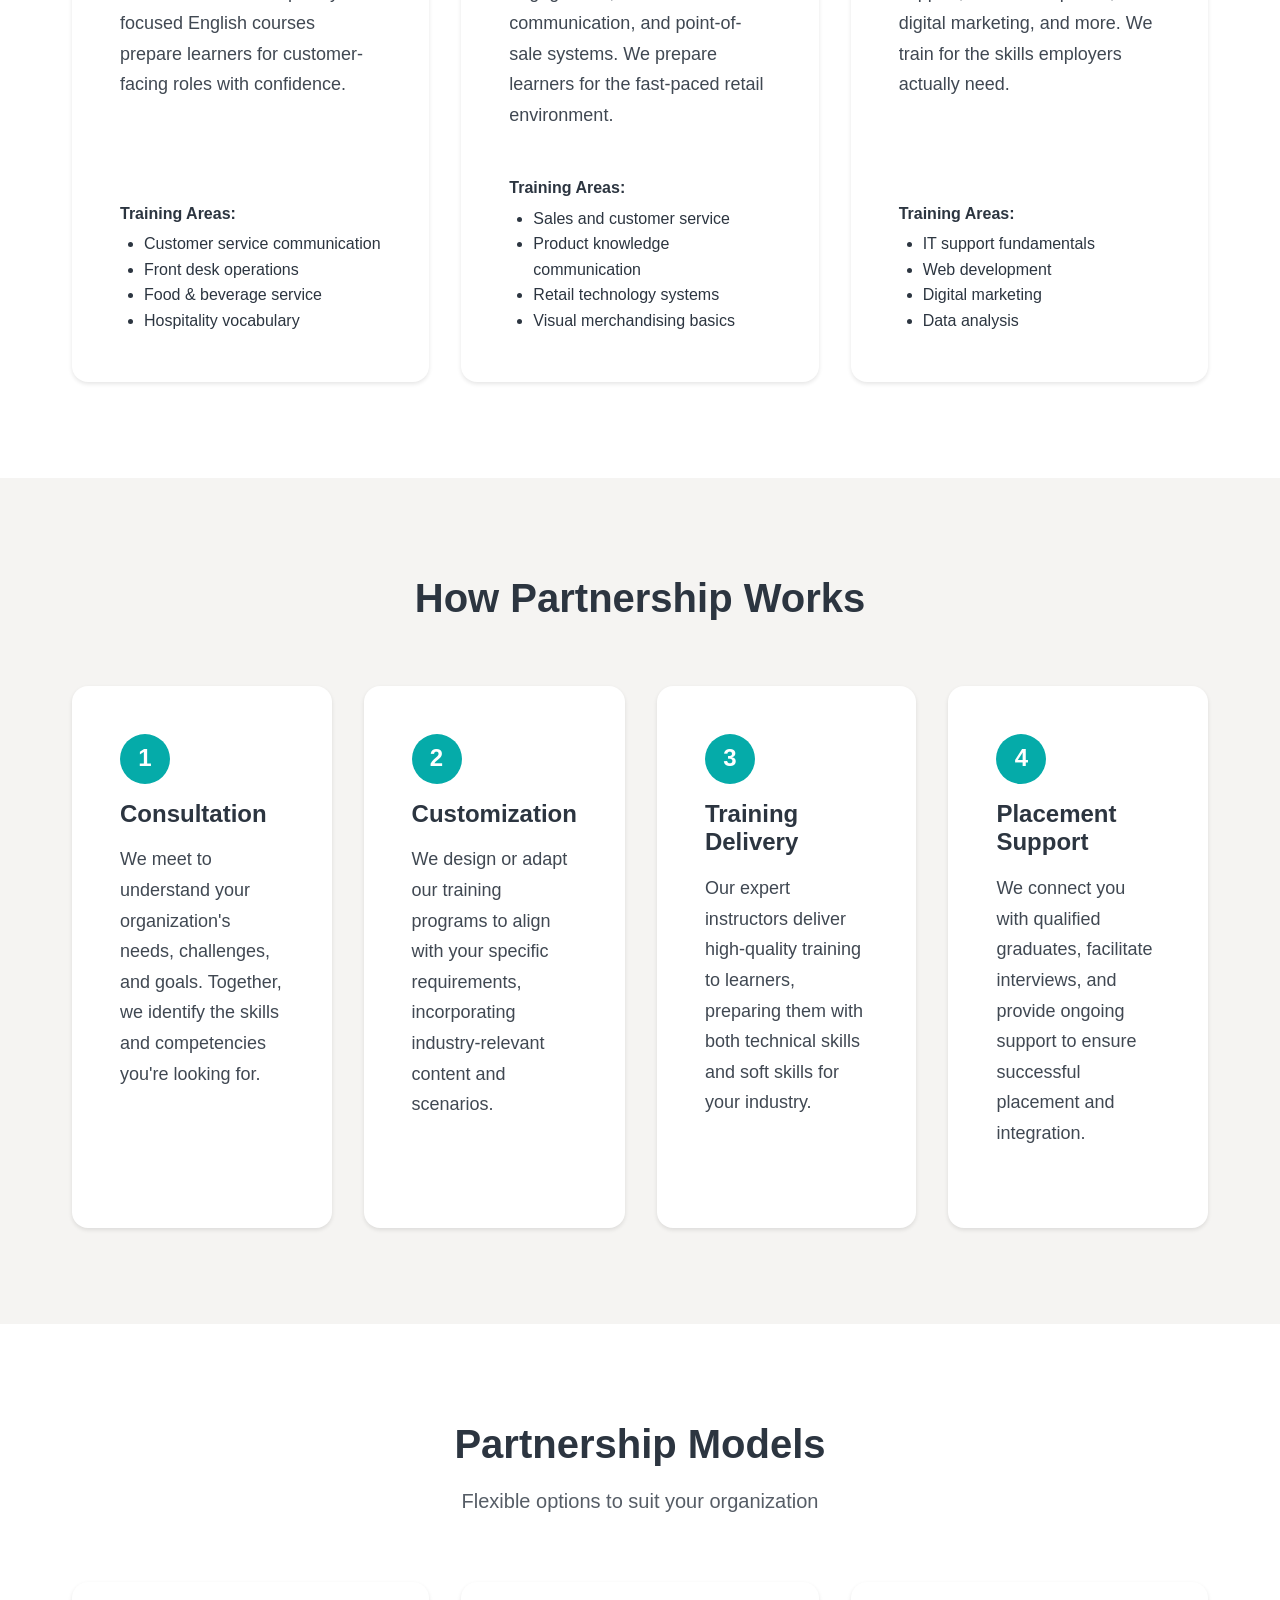
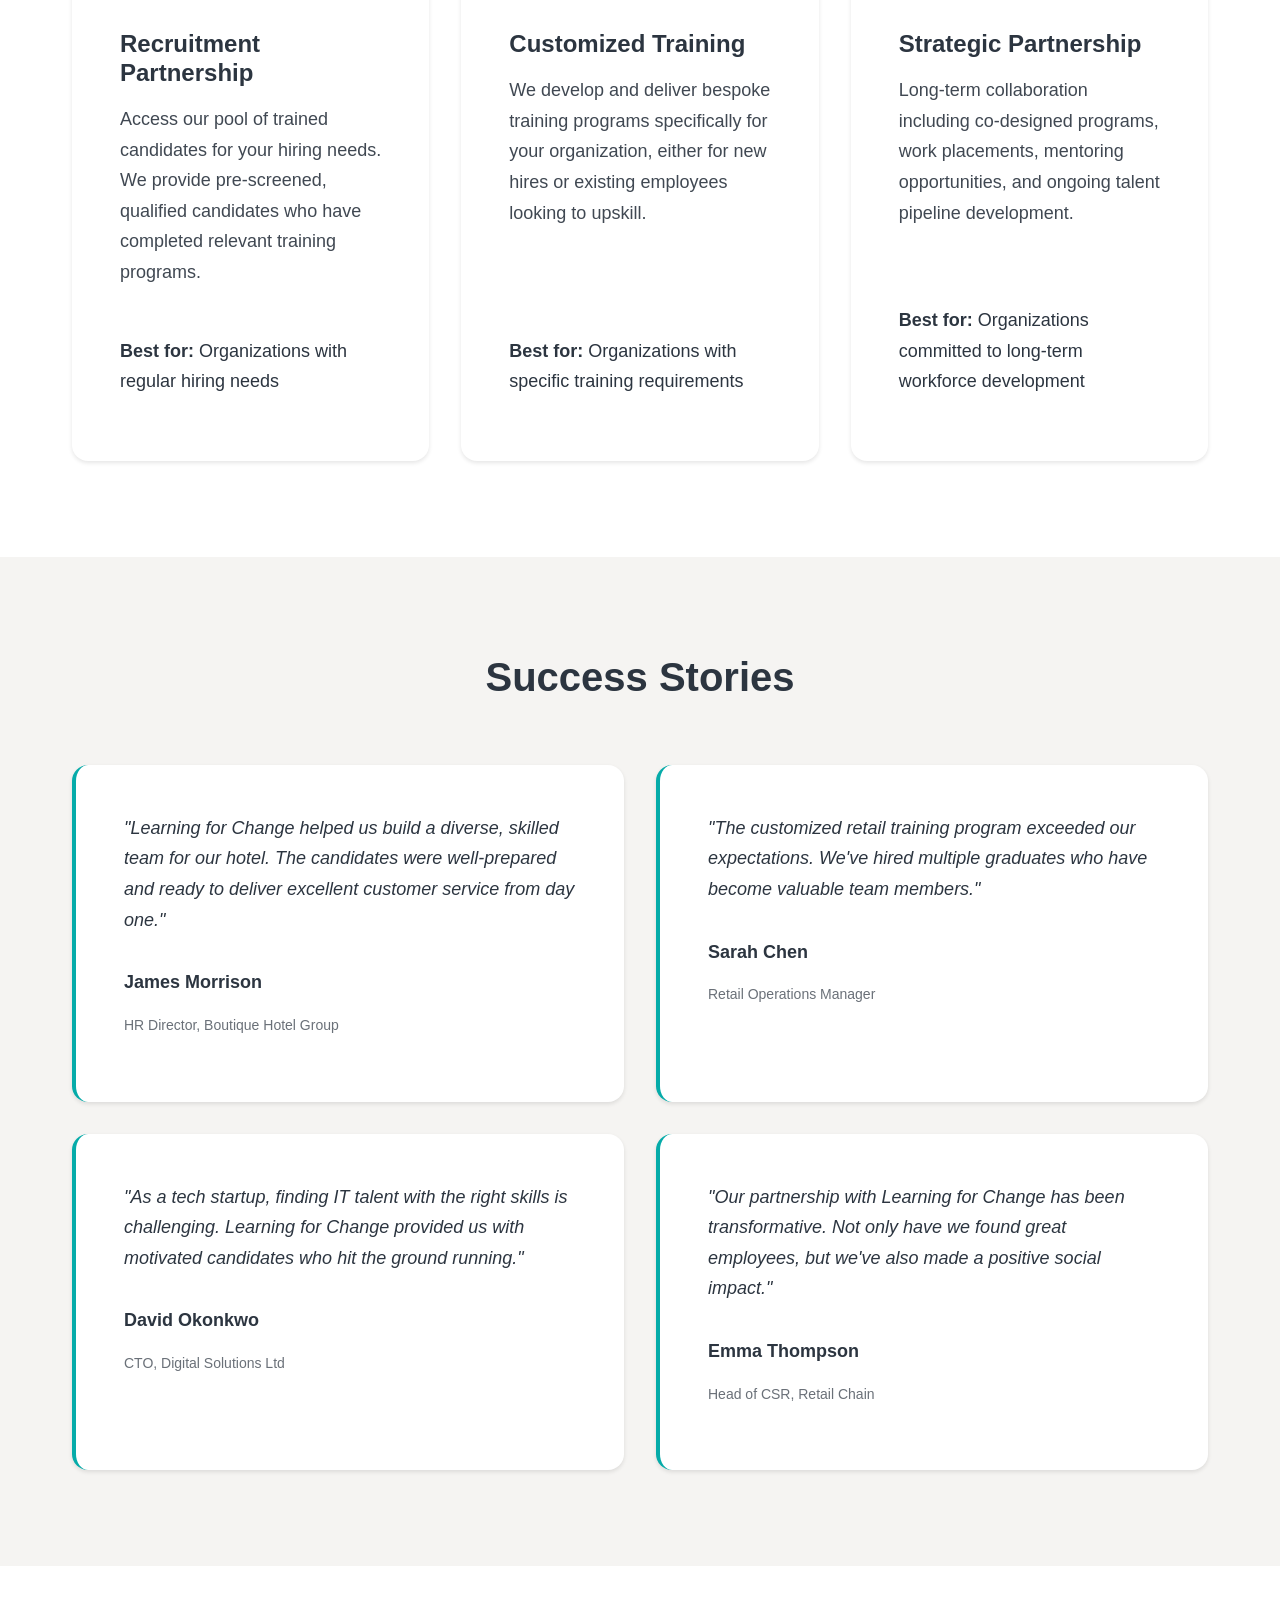
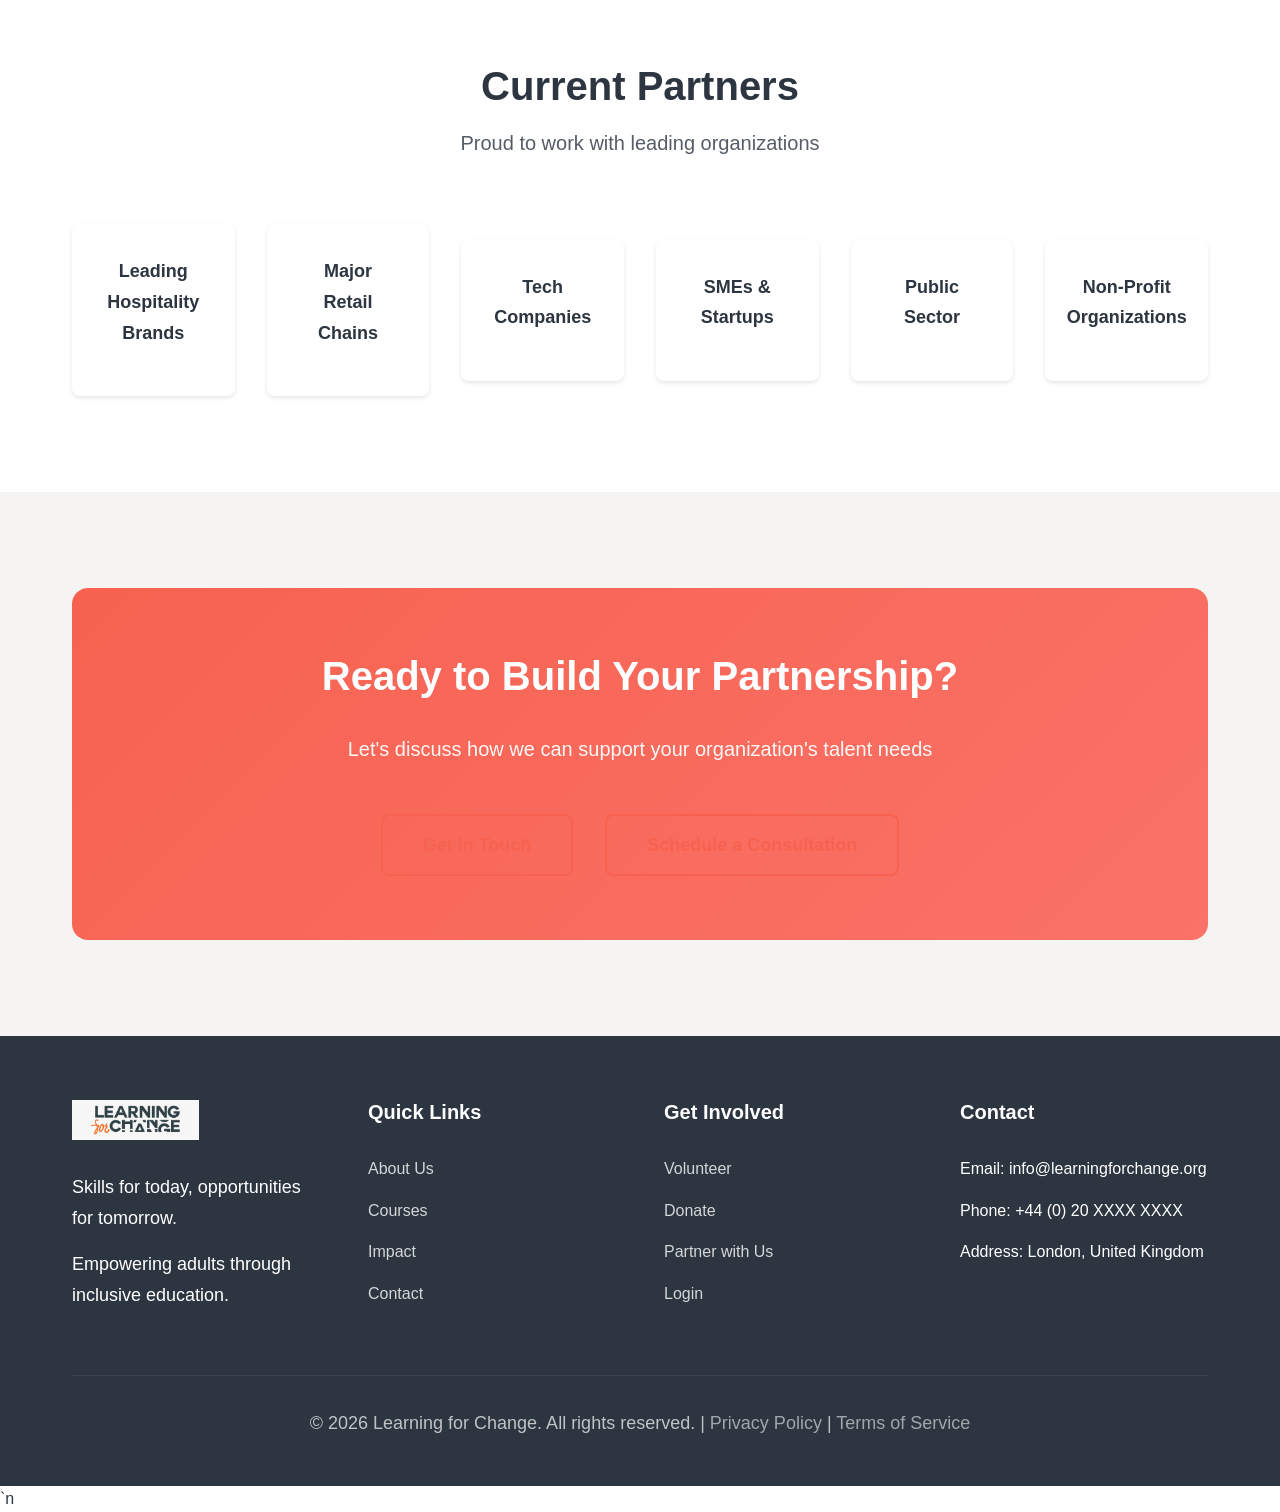
<file: partnerships.html>
<!DOCTYPE html>
<html lang="en">
<head>
  <meta charset="UTF-8">
  <meta name="viewport" content="width=device-width, initial-scale=1.0">
  <meta name="description" content="Partner with Learning for Change to develop skilled talent for your organization. Customized training solutions for hospitality, retail, and IT sectors.">
  <title>Partnerships - Learning for Change</title>
  <link rel="stylesheet" href="assets/css/main.css">
  <link rel="icon" type="image/png" href="logo.jpeg">
</head>
<body>
  <header class="header">
    <div class="header__container">
      <a href="index.html" class="header__logo">
        <img src="logo.jpeg" alt="Learning for Change Logo" class="header__logo-img">
      </a>
      
      <nav class="header__nav" aria-label="Main navigation">
        <ul class="header__nav-list">
          <li><a href="index.html" class="header__nav-link">Home</a></li>
          <li><a href="about.html" class="header__nav-link">About</a></li>
          <li><a href="courses.html" class="header__nav-link">Courses</a></li>
          <li><a href="partnerships.html" class="header__nav-link">Partnerships</a></li>
          <li><a href="impact.html" class="header__nav-link">Impact</a></li>
          <li><a href="get-involved.html" class="header__nav-link">Get Involved</a></li>
          <li><a href="contact.html" class="header__nav-link">Contact</a></li>
        </ul>
        
        <div class="header__actions">
          <a href="login.html" class="btn btn--outline-teal btn--small">Login</a>
          <a href="courses.html" class="btn btn--primary btn--small">Start Learning</a>
        </div>
      </nav>
      
      <button class="header__mobile-toggle" aria-label="Toggle mobile menu" aria-expanded="false">☰</button>
    </div>
  </header>

  <main>
    <section class="hero">
      <div class="container">
        <div class="hero__content">
          <h1 class="hero__title">Partner with Us</h1>
          <p class="hero__subtitle">Build a skilled workforce through strategic education partnerships</p>
        </div>
      </div>
    </section>

    <section class="section section--white">
      <div class="container container--narrow">
        <div class="section__header">
          <h2 class="section__title">Why Partner with Learning for Change?</h2>
          <p class="section__subtitle">We bridge the gap between education and employment, creating win-win solutions for organizations and learners.</p>
        </div>
        
        <p style="font-size: 1.125rem; line-height: 1.8; margin-bottom: 1.5rem;">
          In today's competitive market, finding skilled talent with the right language and digital competencies can be challenging. Learning for Change partners with organizations to develop customized training programs that prepare learners for success in your specific industry.
        </p>
        
        <p style="font-size: 1.125rem; line-height: 1.8; margin-bottom: 1.5rem;">
          Our partnerships create a pipeline of qualified, motivated candidates who are ready to contribute from day one. We handle the training, you gain access to talented individuals who understand your industry's needs.
        </p>
      </div>
    </section>

    <section class="section section--light">
      <div class="container">
        <div class="section__header">
          <h2 class="section__title">Partnership Benefits</h2>
        </div>
        
        <div class="grid grid--3">
          <div class="card">
            <div class="card__icon">👥</div>
            <h3 class="card__title">Access to Talent</h3>
            <p class="card__description">
              Connect with motivated learners who are actively developing the skills your organization needs. Many are ready to start work immediately upon completion.
            </p>
          </div>
          
          <div class="card">
            <div class="card__icon">🎯</div>
            <h3 class="card__title">Customized Training</h3>
            <p class="card__description">
              We tailor our courses to match your specific requirements, ensuring learners develop the exact skills and knowledge your organization values.
            </p>
          </div>
          
          <div class="card">
            <div class="card__icon">💰</div>
            <h3 class="card__title">Reduced Recruitment Costs</h3>
            <p class="card__description">
              Lower your recruitment and training expenses by accessing pre-trained candidates who understand your industry from day one.
            </p>
          </div>
          
          <div class="card">
            <div class="card__icon">🌍</div>
            <h3 class="card__title">Diverse Workforce</h3>
            <p class="card__description">
              Build a more diverse and inclusive team. Our learners come from varied backgrounds, bringing fresh perspectives and experiences.
            </p>
          </div>
          
          <div class="card">
            <div class="card__icon">🤝</div>
            <h3 class="card__title">Corporate Social Responsibility</h3>
            <p class="card__description">
              Demonstrate your commitment to social impact by supporting education and creating opportunities for underserved communities.
            </p>
          </div>
          
          <div class="card">
            <div class="card__icon">📈</div>
            <h3 class="card__title">Long-term Retention</h3>
            <p class="card__description">
              Employees who receive quality training and support show higher job satisfaction and retention rates, reducing turnover costs.
            </p>
          </div>
        </div>
      </div>
    </section>

    <section class="section section--white">
      <div class="container">
        <div class="section__header">
          <h2 class="section__title">Partnership Sectors</h2>
          <p class="section__subtitle">We specialize in training for key industries</p>
        </div>
        
        <div class="grid grid--3">
          <div class="card">
            <div class="card__icon">🏨</div>
            <h3 class="card__title">Hospitality</h3>
            <p class="card__description">
              Partner with us to develop talent for hotels, restaurants, catering, and tourism. Our hospitality-focused English courses prepare learners for customer-facing roles with confidence.
            </p>
            <div class="card__footer">
              <h4 style="font-size: 1rem; margin-top: 1rem; margin-bottom: 0.5rem;">Training Areas:</h4>
              <ul style="margin-left: 1.5rem;">
                <li>Customer service communication</li>
                <li>Front desk operations</li>
                <li>Food & beverage service</li>
                <li>Hospitality vocabulary</li>
              </ul>
            </div>
          </div>
          
          <div class="card">
            <div class="card__icon">🛍️</div>
            <h3 class="card__title">Retail</h3>
            <p class="card__description">
              Build your retail team with candidates trained in customer engagement, sales communication, and point-of-sale systems. We prepare learners for the fast-paced retail environment.
            </p>
            <div class="card__footer">
              <h4 style="font-size: 1rem; margin-top: 1rem; margin-bottom: 0.5rem;">Training Areas:</h4>
              <ul style="margin-left: 1.5rem;">
                <li>Sales and customer service</li>
                <li>Product knowledge communication</li>
                <li>Retail technology systems</li>
                <li>Visual merchandising basics</li>
              </ul>
            </div>
          </div>
          
          <div class="card">
            <div class="card__icon">💻</div>
            <h3 class="card__title">Digital & IT</h3>
            <p class="card__description">
              Access a pipeline of digitally skilled talent ready for roles in IT support, web development, digital marketing, and more. We train for the skills employers actually need.
            </p>
            <div class="card__footer">
              <h4 style="font-size: 1rem; margin-top: 1rem; margin-bottom: 0.5rem;">Training Areas:</h4>
              <ul style="margin-left: 1.5rem;">
                <li>IT support fundamentals</li>
                <li>Web development</li>
                <li>Digital marketing</li>
                <li>Data analysis</li>
              </ul>
            </div>
          </div>
        </div>
      </div>
    </section>

    <section class="section section--light">
      <div class="container">
        <div class="section__header">
          <h2 class="section__title">How Partnership Works</h2>
        </div>
        
        <div class="grid grid--4">
          <div class="card">
            <div style="background-color: var(--primary-teal); color: white; width: 50px; height: 50px; border-radius: 50%; display: flex; align-items: center; justify-content: center; font-size: 1.5rem; font-weight: bold; margin-bottom: 1rem;">1</div>
            <h3 class="card__title">Consultation</h3>
            <p class="card__description">
              We meet to understand your organization's needs, challenges, and goals. Together, we identify the skills and competencies you're looking for.
            </p>
          </div>
          
          <div class="card">
            <div style="background-color: var(--primary-teal); color: white; width: 50px; height: 50px; border-radius: 50%; display: flex; align-items: center; justify-content: center; font-size: 1.5rem; font-weight: bold; margin-bottom: 1rem;">2</div>
            <h3 class="card__title">Customization</h3>
            <p class="card__description">
              We design or adapt our training programs to align with your specific requirements, incorporating industry-relevant content and scenarios.
            </p>
          </div>
          
          <div class="card">
            <div style="background-color: var(--primary-teal); color: white; width: 50px; height: 50px; border-radius: 50%; display: flex; align-items: center; justify-content: center; font-size: 1.5rem; font-weight: bold; margin-bottom: 1rem;">3</div>
            <h3 class="card__title">Training Delivery</h3>
            <p class="card__description">
              Our expert instructors deliver high-quality training to learners, preparing them with both technical skills and soft skills for your industry.
            </p>
          </div>
          
          <div class="card">
            <div style="background-color: var(--primary-teal); color: white; width: 50px; height: 50px; border-radius: 50%; display: flex; align-items: center; justify-content: center; font-size: 1.5rem; font-weight: bold; margin-bottom: 1rem;">4</div>
            <h3 class="card__title">Placement Support</h3>
            <p class="card__description">
              We connect you with qualified graduates, facilitate interviews, and provide ongoing support to ensure successful placement and integration.
            </p>
          </div>
        </div>
      </div>
    </section>

    <section class="section section--white">
      <div class="container">
        <div class="section__header">
          <h2 class="section__title">Partnership Models</h2>
          <p class="section__subtitle">Flexible options to suit your organization</p>
        </div>
        
        <div class="grid grid--3">
          <div class="card">
            <h3 class="card__title">Recruitment Partnership</h3>
            <p class="card__description">
              Access our pool of trained candidates for your hiring needs. We provide pre-screened, qualified candidates who have completed relevant training programs.
            </p>
            <div class="card__footer">
              <p style="margin-top: 1rem;"><strong>Best for:</strong> Organizations with regular hiring needs</p>
            </div>
          </div>
          
          <div class="card">
            <h3 class="card__title">Customized Training</h3>
            <p class="card__description">
              We develop and deliver bespoke training programs specifically for your organization, either for new hires or existing employees looking to upskill.
            </p>
            <div class="card__footer">
              <p style="margin-top: 1rem;"><strong>Best for:</strong> Organizations with specific training requirements</p>
            </div>
          </div>
          
          <div class="card">
            <h3 class="card__title">Strategic Partnership</h3>
            <p class="card__description">
              Long-term collaboration including co-designed programs, work placements, mentoring opportunities, and ongoing talent pipeline development.
            </p>
            <div class="card__footer">
              <p style="margin-top: 1rem;"><strong>Best for:</strong> Organizations committed to long-term workforce development</p>
            </div>
          </div>
        </div>
      </div>
    </section>

    <section class="section section--light">
      <div class="container">
        <div class="section__header">
          <h2 class="section__title">Success Stories</h2>
        </div>
        
        <div class="grid grid--2">
          <div class="testimonial">
            <p class="testimonial__quote">"Learning for Change helped us build a diverse, skilled team for our hotel. The candidates were well-prepared and ready to deliver excellent customer service from day one."</p>
            <p class="testimonial__author">James Morrison</p>
            <p class="testimonial__role">HR Director, Boutique Hotel Group</p>
          </div>
          
          <div class="testimonial">
            <p class="testimonial__quote">"The customized retail training program exceeded our expectations. We've hired multiple graduates who have become valuable team members."</p>
            <p class="testimonial__author">Sarah Chen</p>
            <p class="testimonial__role">Retail Operations Manager</p>
          </div>
          
          <div class="testimonial">
            <p class="testimonial__quote">"As a tech startup, finding IT talent with the right skills is challenging. Learning for Change provided us with motivated candidates who hit the ground running."</p>
            <p class="testimonial__author">David Okonkwo</p>
            <p class="testimonial__role">CTO, Digital Solutions Ltd</p>
          </div>
          
          <div class="testimonial">
            <p class="testimonial__quote">"Our partnership with Learning for Change has been transformative. Not only have we found great employees, but we've also made a positive social impact."</p>
            <p class="testimonial__author">Emma Thompson</p>
            <p class="testimonial__role">Head of CSR, Retail Chain</p>
          </div>
        </div>
      </div>
    </section>

    <section class="section section--white">
      <div class="container">
        <div class="section__header">
          <h2 class="section__title">Current Partners</h2>
          <p class="section__subtitle">Proud to work with leading organizations</p>
        </div>
        
        <div class="partners-grid">
          <div class="partner-logo">
            <p style="color: var(--secondary-dark); font-weight: 600; text-align: center;">Leading Hospitality Brands</p>
          </div>
          <div class="partner-logo">
            <p style="color: var(--secondary-dark); font-weight: 600; text-align: center;">Major Retail Chains</p>
          </div>
          <div class="partner-logo">
            <p style="color: var(--secondary-dark); font-weight: 600; text-align: center;">Tech Companies</p>
          </div>
          <div class="partner-logo">
            <p style="color: var(--secondary-dark); font-weight: 600; text-align: center;">SMEs & Startups</p>
          </div>
          <div class="partner-logo">
            <p style="color: var(--secondary-dark); font-weight: 600; text-align: center;">Public Sector</p>
          </div>
          <div class="partner-logo">
            <p style="color: var(--secondary-dark); font-weight: 600; text-align: center;">Non-Profit Organizations</p>
          </div>
        </div>
      </div>
    </section>

    <section class="section section--light">
      <div class="container">
        <div class="cta-banner">
          <h2 class="cta-banner__title">Ready to Build Your Partnership?</h2>
          <p class="cta-banner__text">Let's discuss how we can support your organization's talent needs</p>
          <div class="hero__cta">
            <a href="contact.html" class="btn btn--outline btn--large">Get in Touch</a>
            <a href="contact.html" class="btn btn--outline btn--large">Schedule a Consultation</a>
          </div>
        </div>
      </div>
    </section>
  </main>

  <footer class="footer">
    <div class="container">
      <div class="footer__grid">
        <div>
          <img src="logo.jpeg" alt="Learning for Change" class="footer__logo">
          <p>Skills for today, opportunities for tomorrow.</p>
          <p style="margin-top: 1rem;">Empowering adults through inclusive education.</p>
        </div>
        
        <div>
          <h4 class="footer__section-title">Quick Links</h4>
          <ul class="footer__list">
            <li class="footer__list-item"><a href="about.html" class="footer__link">About Us</a></li>
            <li class="footer__list-item"><a href="courses.html" class="footer__link">Courses</a></li>
            <li class="footer__list-item"><a href="impact.html" class="footer__link">Impact</a></li>
            <li class="footer__list-item"><a href="contact.html" class="footer__link">Contact</a></li>
          </ul>
        </div>
        
        <div>
          <h4 class="footer__section-title">Get Involved</h4>
          <ul class="footer__list">
            <li class="footer__list-item"><a href="get-involved.html" class="footer__link">Volunteer</a></li>
            <li class="footer__list-item"><a href="get-involved.html" class="footer__link">Donate</a></li>
            <li class="footer__list-item"><a href="partnerships.html" class="footer__link">Partner with Us</a></li>
            <li class="footer__list-item"><a href="login.html" class="footer__link">Login</a></li>
          </ul>
        </div>
        
        <div>
          <h4 class="footer__section-title">Contact</h4>
          <ul class="footer__list">
            <li class="footer__list-item">Email: info@learningforchange.org</li>
            <li class="footer__list-item">Phone: +44 (0) 20 XXXX XXXX</li>
            <li class="footer__list-item">Address: London, United Kingdom</li>
          </ul>
        </div>
      </div>
      
      <div class="footer__bottom">
        <p>&copy; 2026 Learning for Change. All rights reserved. | <a href="#" class="footer__link">Privacy Policy</a> | <a href="#" class="footer__link">Terms of Service</a></p>
      </div>
    </div>
  </footer>

  <a href="https://wa.me/XXXXXXXXXXX?text=Hello,%20I'd%20like%20to%20know%20more%20about%20the%20courses." class="whatsapp-float" target="_blank" rel="noopener noreferrer" aria-label="Contact us on WhatsApp">
    <span>💬</span>
  </a>

  <script src="assets/js/config.js"></script>`n  <script src="assets/js/main.js"></script>
</body>
</html>
</file>
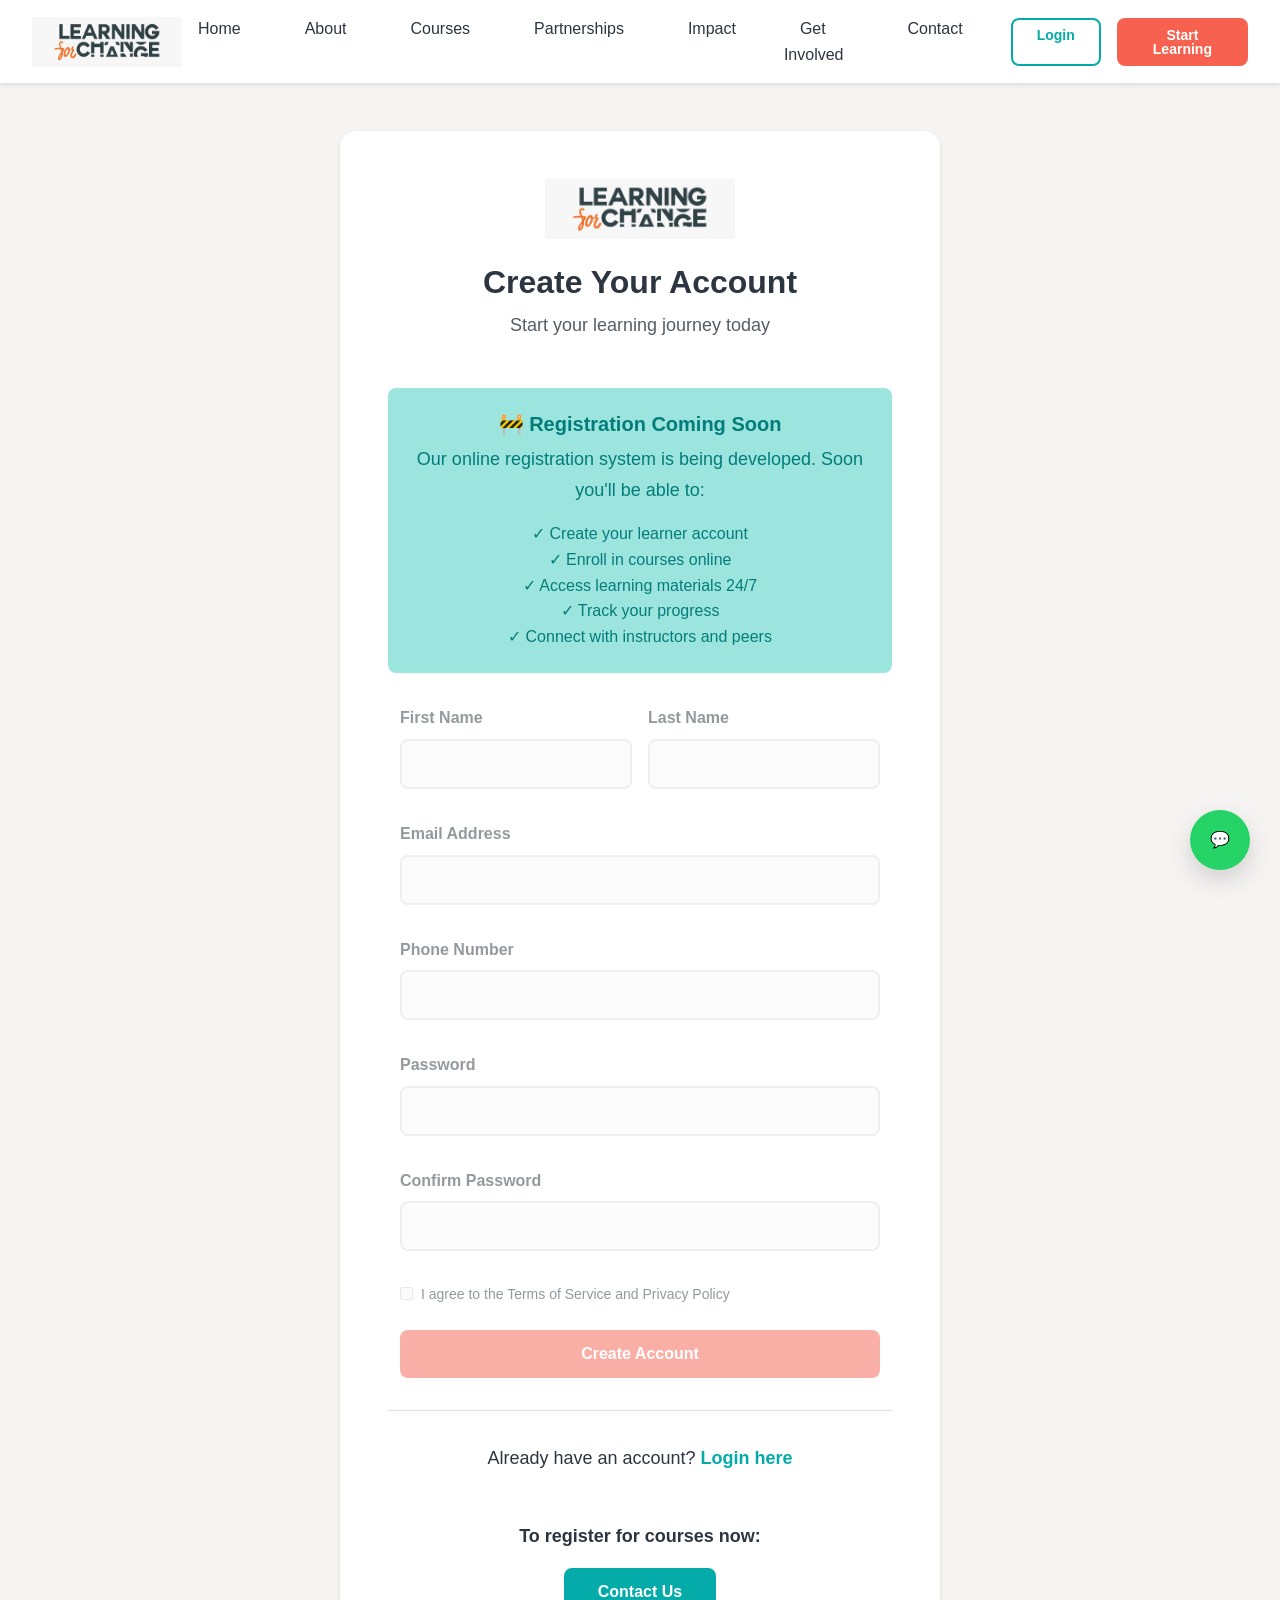
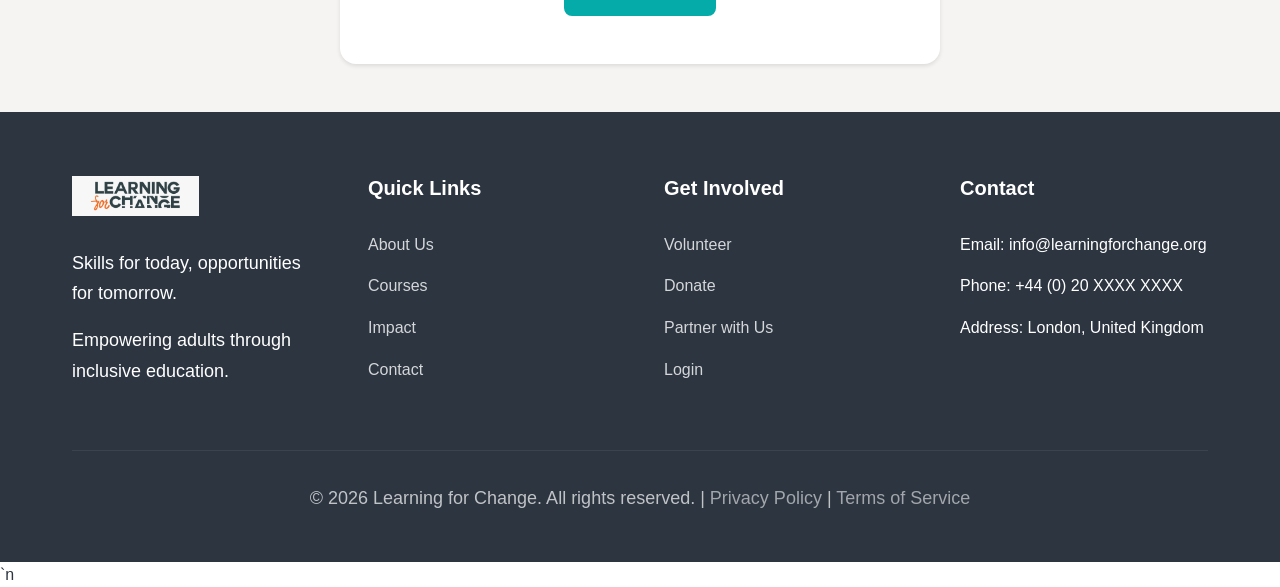
<file: register.html>
<!DOCTYPE html>
<html lang="en">
<head>
  <meta charset="UTF-8">
  <meta name="viewport" content="width=device-width, initial-scale=1.0">
  <meta name="description" content="Register for a Learning for Change account to start your learning journey.">
  <title>Register - Learning for Change</title>
  <link rel="stylesheet" href="assets/css/main.css">
  <link rel="icon" type="image/png" href="logo.jpeg">
</head>
<body>
  <header class="header">
    <div class="header__container">
      <a href="index.html" class="header__logo">
        <img src="logo.jpeg" alt="Learning for Change Logo" class="header__logo-img">
      </a>
      
      <nav class="header__nav" aria-label="Main navigation">
        <ul class="header__nav-list">
          <li><a href="index.html" class="header__nav-link">Home</a></li>
          <li><a href="about.html" class="header__nav-link">About</a></li>
          <li><a href="courses.html" class="header__nav-link">Courses</a></li>
          <li><a href="partnerships.html" class="header__nav-link">Partnerships</a></li>
          <li><a href="impact.html" class="header__nav-link">Impact</a></li>
          <li><a href="get-involved.html" class="header__nav-link">Get Involved</a></li>
          <li><a href="contact.html" class="header__nav-link">Contact</a></li>
        </ul>
        
        <div class="header__actions">
          <a href="login.html" class="btn btn--outline-teal btn--small">Login</a>
          <a href="courses.html" class="btn btn--primary btn--small">Start Learning</a>
        </div>
      </nav>
      
      <button class="header__mobile-toggle" aria-label="Toggle mobile menu" aria-expanded="false">☰</button>
    </div>
  </header>

  <main>
    <section class="section section--light" style="min-height: 70vh; display: flex; align-items: center; padding: 3rem 0;">
      <div class="container">
        <div style="max-width: 600px; margin: 0 auto;">
          <div class="card">
            <div class="text-center mb-3">
              <img src="logo.jpeg" alt="Learning for Change" style="height: 60px; margin: 0 auto 1.5rem;">
              <h1 style="font-size: 2rem; margin-bottom: 0.5rem;">Create Your Account</h1>
              <p style="color: var(--secondary-dark); opacity: 0.8;">Start your learning journey today</p>
            </div>
            
            <div style="background-color: var(--primary-teal-light); padding: 1.5rem; border-radius: var(--border-radius); margin-bottom: 2rem; text-align: center;">
              <h2 style="color: var(--secondary-teal-dark); font-size: 1.25rem; margin-bottom: 0.5rem;">🚧 Registration Coming Soon</h2>
              <p style="color: var(--secondary-teal-dark); margin: 0;">
                Our online registration system is being developed. Soon you'll be able to:
              </p>
              <ul style="list-style: none; margin-top: 1rem; color: var(--secondary-teal-dark);">
                <li>✓ Create your learner account</li>
                <li>✓ Enroll in courses online</li>
                <li>✓ Access learning materials 24/7</li>
                <li>✓ Track your progress</li>
                <li>✓ Connect with instructors and peers</li>
              </ul>
            </div>
            
            <form class="form" style="opacity: 0.5; pointer-events: none;">
              <div class="grid grid--2" style="gap: 1rem;">
                <div class="form__group">
                  <label for="firstName" class="form__label">First Name</label>
                  <input type="text" id="firstName" name="firstName" class="form__input" disabled>
                </div>
                
                <div class="form__group">
                  <label for="lastName" class="form__label">Last Name</label>
                  <input type="text" id="lastName" name="lastName" class="form__input" disabled>
                </div>
              </div>
              
              <div class="form__group">
                <label for="email" class="form__label">Email Address</label>
                <input type="email" id="email" name="email" class="form__input" disabled>
              </div>
              
              <div class="form__group">
                <label for="phone" class="form__label">Phone Number</label>
                <input type="tel" id="phone" name="phone" class="form__input" disabled>
              </div>
              
              <div class="form__group">
                <label for="password" class="form__label">Password</label>
                <input type="password" id="password" name="password" class="form__input" disabled>
              </div>
              
              <div class="form__group">
                <label for="confirmPassword" class="form__label">Confirm Password</label>
                <input type="password" id="confirmPassword" name="confirmPassword" class="form__input" disabled>
              </div>
              
              <div style="margin-bottom: 1.5rem;">
                <label style="display: flex; align-items: start; gap: 0.5rem;">
                  <input type="checkbox" style="margin-top: 0.25rem;" disabled>
                  <span style="font-size: 0.875rem;">I agree to the Terms of Service and Privacy Policy</span>
                </label>
              </div>
              
              <button type="submit" class="btn btn--primary" style="width: 100%;" disabled>Create Account</button>
            </form>
            
            <div style="text-align: center; margin-top: 2rem; padding-top: 2rem; border-top: 1px solid #e0e0e0;">
              <p>Already have an account? <a href="login.html" style="color: var(--primary-teal); font-weight: 600;">Login here</a></p>
            </div>
            
            <div style="text-align: center; margin-top: 2rem;">
              <p style="margin-bottom: 1rem; font-weight: 600;">To register for courses now:</p>
              <a href="contact.html" class="btn btn--secondary">Contact Us</a>
            </div>
          </div>
        </div>
      </div>
    </section>
  </main>

  <footer class="footer">
    <div class="container">
      <div class="footer__grid">
        <div>
          <img src="logo.jpeg" alt="Learning for Change" class="footer__logo">
          <p>Skills for today, opportunities for tomorrow.</p>
          <p style="margin-top: 1rem;">Empowering adults through inclusive education.</p>
        </div>
        
        <div>
          <h4 class="footer__section-title">Quick Links</h4>
          <ul class="footer__list">
            <li class="footer__list-item"><a href="about.html" class="footer__link">About Us</a></li>
            <li class="footer__list-item"><a href="courses.html" class="footer__link">Courses</a></li>
            <li class="footer__list-item"><a href="impact.html" class="footer__link">Impact</a></li>
            <li class="footer__list-item"><a href="contact.html" class="footer__link">Contact</a></li>
          </ul>
        </div>
        
        <div>
          <h4 class="footer__section-title">Get Involved</h4>
          <ul class="footer__list">
            <li class="footer__list-item"><a href="get-involved.html" class="footer__link">Volunteer</a></li>
            <li class="footer__list-item"><a href="get-involved.html" class="footer__link">Donate</a></li>
            <li class="footer__list-item"><a href="partnerships.html" class="footer__link">Partner with Us</a></li>
            <li class="footer__list-item"><a href="login.html" class="footer__link">Login</a></li>
          </ul>
        </div>
        
        <div>
          <h4 class="footer__section-title">Contact</h4>
          <ul class="footer__list">
            <li class="footer__list-item">Email: info@learningforchange.org</li>
            <li class="footer__list-item">Phone: +44 (0) 20 XXXX XXXX</li>
            <li class="footer__list-item">Address: London, United Kingdom</li>
          </ul>
        </div>
      </div>
      
      <div class="footer__bottom">
        <p>&copy; 2026 Learning for Change. All rights reserved. | <a href="#" class="footer__link">Privacy Policy</a> | <a href="#" class="footer__link">Terms of Service</a></p>
      </div>
    </div>
  </footer>

  <a href="https://wa.me/XXXXXXXXXXX?text=Hello,%20I'd%20like%20to%20know%20more%20about%20the%20courses." class="whatsapp-float" target="_blank" rel="noopener noreferrer" aria-label="Contact us on WhatsApp">
    <span>💬</span>
  </a>

  <script src="assets/js/config.js"></script>`n  <script src="assets/js/main.js"></script>
</body>
</html>
</file>
<file: assets/css/main.css>
:root {
  --primary-coral: #F76250;
  --primary-teal: #05ABA9;
  --primary-coral-light: #FA7268;
  --primary-teal-light: #9CE5DE;
  --primary-coral-medium: #F77565;
  
  --secondary-teal-dark: #047C7A;
  --secondary-teal-medium: #7BD7D6;
  --secondary-coral-soft: #F98E7E;
  --secondary-yellow: #FFC466;
  --secondary-dark: #2C3540;
  --secondary-light: #F5F4F2;
  --secondary-teal-alt: #0E7C79;
  --secondary-coral-alt: #FF8A73;
  
  --text-dark: #2C3540;
  --text-light: #ffffff;
  --bg-light: #F5F4F2;
  --bg-white: #ffffff;
  
  --font-family: -apple-system, BlinkMacSystemFont, 'Segoe UI', Roboto, 'Helvetica Neue', Arial, sans-serif;
  
  --spacing-xs: 0.5rem;
  --spacing-sm: 1rem;
  --spacing-md: 2rem;
  --spacing-lg: 3rem;
  --spacing-xl: 4rem;
  --spacing-xxl: 6rem;
  
  --border-radius: 8px;
  --border-radius-lg: 16px;
  --transition: all 0.3s ease;
  
  --shadow-sm: 0 2px 4px rgba(0, 0, 0, 0.1);
  --shadow-md: 0 4px 6px rgba(0, 0, 0, 0.1);
  --shadow-lg: 0 10px 25px rgba(0, 0, 0, 0.15);
}

* {
  margin: 0;
  padding: 0;
  box-sizing: border-box;
}

html {
  scroll-behavior: smooth;
  font-size: 16px;
}

body {
  font-family: var(--font-family);
  color: var(--text-dark);
  line-height: 1.6;
  background-color: var(--bg-white);
  overflow-x: hidden;
}

.container {
  max-width: 1200px;
  margin: 0 auto;
  padding: 0 var(--spacing-md);
}

.container--wide {
  max-width: 1400px;
}

.container--narrow {
  max-width: 800px;
}

h1, h2, h3, h4, h5, h6 {
  font-weight: 700;
  line-height: 1.2;
  margin-bottom: var(--spacing-sm);
  color: var(--text-dark);
}

h1 {
  font-size: 3rem;
  margin-bottom: var(--spacing-md);
}

h2 {
  font-size: 2.5rem;
}

h3 {
  font-size: 2rem;
}

h4 {
  font-size: 1.5rem;
}

p {
  margin-bottom: var(--spacing-sm);
  font-size: 1.125rem;
  line-height: 1.7;
}

a {
  color: var(--primary-teal);
  text-decoration: none;
  transition: var(--transition);
}

a:hover {
  color: var(--secondary-teal-dark);
}

img {
  max-width: 100%;
  height: auto;
  display: block;
}

.header {
  background-color: var(--bg-white);
  box-shadow: var(--shadow-sm);
  position: sticky;
  top: 0;
  z-index: 1000;
  transition: var(--transition);
}

.header__container {
  display: flex;
  justify-content: space-between;
  align-items: center;
  padding: var(--spacing-sm) var(--spacing-md);
  max-width: 1400px;
  margin: 0 auto;
}

.header__logo {
  display: flex;
  align-items: center;
  gap: var(--spacing-sm);
}

.header__logo-img {
  height: 50px;
  width: auto;
}

.header__nav {
  display: flex;
  gap: var(--spacing-md);
  align-items: center;
}

.header__nav-list {
  display: flex;
  list-style: none;
  gap: var(--spacing-md);
  margin: 0;
}

.header__nav-link {
  color: var(--text-dark);
  font-weight: 500;
  padding: var(--spacing-xs) var(--spacing-sm);
  border-radius: var(--border-radius);
  transition: var(--transition);
}

.header__nav-link:hover,
.header__nav-link--active {
  color: var(--primary-teal);
  background-color: var(--primary-teal-light);
}

.header__actions {
  display: flex;
  gap: var(--spacing-sm);
}

.header__mobile-toggle {
  display: none;
  background: none;
  border: none;
  font-size: 1.5rem;
  cursor: pointer;
  color: var(--text-dark);
}

.btn {
  display: inline-block;
  padding: 0.875rem 2rem;
  font-size: 1rem;
  font-weight: 600;
  text-align: center;
  border-radius: var(--border-radius);
  cursor: pointer;
  transition: var(--transition);
  border: 2px solid transparent;
  text-decoration: none;
  line-height: 1;
}

.btn--primary {
  background-color: var(--primary-coral);
  color: var(--text-light);
  border-color: var(--primary-coral);
}

.btn--primary:hover {
  background-color: var(--primary-coral-light);
  border-color: var(--primary-coral-light);
  transform: translateY(-2px);
  box-shadow: var(--shadow-md);
}

.btn--secondary {
  background-color: var(--primary-teal);
  color: var(--text-light);
  border-color: var(--primary-teal);
}

.btn--secondary:hover {
  background-color: var(--secondary-teal-dark);
  border-color: var(--secondary-teal-dark);
  transform: translateY(-2px);
  box-shadow: var(--shadow-md);
}

.btn--outline {
  background-color: transparent;
  color: var(--primary-coral);
  border-color: var(--primary-coral);
}

.btn--outline:hover {
  background-color: var(--primary-coral);
  color: var(--text-light);
}

.btn--outline-teal {
  background-color: transparent;
  color: var(--primary-teal);
  border-color: var(--primary-teal);
}

.btn--outline-teal:hover {
  background-color: var(--primary-teal);
  color: var(--text-light);
}

.btn--large {
  padding: 1.25rem 2.5rem;
  font-size: 1.125rem;
}

.btn--small {
  padding: 0.5rem 1.5rem;
  font-size: 0.875rem;
}

.hero {
  background: linear-gradient(135deg, var(--primary-teal-light) 0%, var(--primary-teal) 100%);
  padding: var(--spacing-xxl) 0;
  text-align: center;
  position: relative;
  overflow: hidden;
  min-height: 600px;
  display: flex;
  align-items: center;
}

.hero__video {
  position: absolute;
  top: 50%;
  left: 50%;
  min-width: 100%;
  min-height: 100%;
  width: auto;
  height: auto;
  transform: translate(-50%, -50%);
  z-index: 0;
  object-fit: cover;
}

.hero__overlay {
  position: absolute;
  top: 0;
  left: 0;
  right: 0;
  bottom: 0;
  background: linear-gradient(135deg, rgba(5, 171, 169, 0.85) 0%, rgba(4, 124, 122, 0.85) 100%);
  z-index: 1;
}

.hero::before {
  content: '';
  position: absolute;
  top: 0;
  left: 0;
  right: 0;
  bottom: 0;
  background: url('data:image/svg+xml,<svg width="100" height="100" xmlns="http://www.w3.org/2000/svg"><circle cx="50" cy="50" r="2" fill="rgba(255,255,255,0.1)"/></svg>');
  opacity: 0.3;
  z-index: 2;
}

.hero__content {
  position: relative;
  z-index: 3;
}

.hero__title {
  color: var(--text-light);
  font-size: 3.5rem;
  margin-bottom: var(--spacing-md);
  line-height: 1.1;
}

.hero__subtitle {
  color: var(--text-light);
  font-size: 1.5rem;
  margin-bottom: var(--spacing-lg);
  opacity: 0.95;
}

.hero__cta {
  display: flex;
  gap: var(--spacing-md);
  justify-content: center;
  flex-wrap: wrap;
}

.section {
  padding: var(--spacing-xxl) 0;
}

.section--light {
  background-color: var(--bg-light);
}

.section--white {
  background-color: var(--bg-white);
}

.section__header {
  text-align: center;
  margin-bottom: var(--spacing-xl);
}

.section__title {
  font-size: 2.5rem;
  margin-bottom: var(--spacing-sm);
  color: var(--text-dark);
}

.section__subtitle {
  font-size: 1.25rem;
  color: var(--secondary-dark);
  opacity: 0.8;
  max-width: 700px;
  margin: 0 auto;
}

.grid {
  display: grid;
  gap: var(--spacing-md);
}

.grid--2 {
  grid-template-columns: repeat(2, 1fr);
}

.grid--3 {
  grid-template-columns: repeat(3, 1fr);
}

.grid--4 {
  grid-template-columns: repeat(4, 1fr);
}

.card {
  background-color: var(--bg-white);
  border-radius: var(--border-radius-lg);
  padding: var(--spacing-lg);
  box-shadow: var(--shadow-sm);
  transition: var(--transition);
  height: 100%;
  display: flex;
  flex-direction: column;
}

.card:hover {
  box-shadow: var(--shadow-lg);
  transform: translateY(-5px);
}

.card__icon {
  font-size: 3rem;
  margin-bottom: var(--spacing-md);
  color: var(--primary-teal);
}

.card__title {
  font-size: 1.5rem;
  margin-bottom: var(--spacing-sm);
  color: var(--text-dark);
}

.card__description {
  flex-grow: 1;
  margin-bottom: var(--spacing-md);
  color: var(--secondary-dark);
  opacity: 0.9;
}

.card__footer {
  margin-top: auto;
}

.card__badge {
  display: inline-block;
  padding: 0.25rem 0.75rem;
  background-color: var(--primary-teal-light);
  color: var(--secondary-teal-dark);
  border-radius: 20px;
  font-size: 0.875rem;
  font-weight: 600;
  margin-bottom: var(--spacing-sm);
}

.footer {
  background-color: var(--secondary-dark);
  color: var(--text-light);
  padding: var(--spacing-xl) 0 var(--spacing-md);
}

.footer__grid {
  display: grid;
  grid-template-columns: repeat(4, 1fr);
  gap: var(--spacing-lg);
  margin-bottom: var(--spacing-lg);
}

.footer__section-title {
  color: var(--text-light);
  font-size: 1.25rem;
  margin-bottom: var(--spacing-md);
}

.footer__list {
  list-style: none;
}

.footer__list-item {
  margin-bottom: var(--spacing-sm);
}

.footer__link {
  color: var(--text-light);
  opacity: 0.8;
  transition: var(--transition);
}

.footer__link:hover {
  opacity: 1;
  color: var(--primary-teal-light);
}

.footer__bottom {
  border-top: 1px solid rgba(255, 255, 255, 0.1);
  padding-top: var(--spacing-md);
  text-align: center;
  opacity: 0.7;
}

.footer__logo {
  height: 40px;
  margin-bottom: var(--spacing-md);
}

.whatsapp-float {
  position: fixed;
  bottom: 30px;
  right: 30px;
  background-color: #25D366;
  color: var(--text-light);
  width: 60px;
  height: 60px;
  border-radius: 50%;
  display: flex;
  align-items: center;
  justify-content: center;
  box-shadow: var(--shadow-lg);
  z-index: 999;
  transition: var(--transition);
  text-decoration: none;
}

.whatsapp-float svg {
  width: 32px;
  height: 32px;
  fill: white;
}

.whatsapp-float:hover {
  transform: scale(1.1);
  box-shadow: 0 15px 30px rgba(37, 211, 102, 0.4);
}

.form {
  max-width: 600px;
  margin: 0 auto;
}

.form__group {
  margin-bottom: var(--spacing-md);
}

.form__label {
  display: block;
  margin-bottom: var(--spacing-xs);
  font-weight: 600;
  color: var(--text-dark);
}

.form__input,
.form__textarea,
.form__select {
  width: 100%;
  padding: 0.875rem;
  border: 2px solid #e0e0e0;
  border-radius: var(--border-radius);
  font-size: 1rem;
  font-family: var(--font-family);
  transition: var(--transition);
}

.form__input:focus,
.form__textarea:focus,
.form__select:focus {
  outline: none;
  border-color: var(--primary-teal);
  box-shadow: 0 0 0 3px rgba(5, 171, 169, 0.1);
}

.form__textarea {
  min-height: 150px;
  resize: vertical;
}

.stats {
  display: flex;
  justify-content: space-around;
  flex-wrap: wrap;
  gap: var(--spacing-lg);
  text-align: center;
}

.stat {
  flex: 1;
  min-width: 200px;
}

.stat__number {
  font-size: 3rem;
  font-weight: 700;
  color: var(--primary-coral);
  margin-bottom: var(--spacing-xs);
}

.stat__label {
  font-size: 1.125rem;
  color: var(--secondary-dark);
  opacity: 0.8;
}

.cta-banner {
  background: linear-gradient(135deg, var(--primary-coral) 0%, var(--primary-coral-light) 100%);
  padding: var(--spacing-xl) var(--spacing-md);
  border-radius: var(--border-radius-lg);
  text-align: center;
  color: var(--text-light);
}

.cta-banner__title {
  color: var(--text-light);
  font-size: 2.5rem;
  margin-bottom: var(--spacing-md);
}

.cta-banner__text {
  font-size: 1.25rem;
  margin-bottom: var(--spacing-lg);
  opacity: 0.95;
}

.testimonial {
  background-color: var(--bg-white);
  padding: var(--spacing-lg);
  border-radius: var(--border-radius-lg);
  box-shadow: var(--shadow-sm);
  border-left: 4px solid var(--primary-teal);
}

.testimonial__quote {
  font-size: 1.125rem;
  font-style: italic;
  margin-bottom: var(--spacing-md);
  color: var(--secondary-dark);
}

.testimonial__author {
  font-weight: 600;
  color: var(--text-dark);
}

.testimonial__role {
  font-size: 0.875rem;
  color: var(--secondary-dark);
  opacity: 0.7;
}

.partners-grid {
  display: grid;
  grid-template-columns: repeat(auto-fit, minmax(150px, 1fr));
  gap: var(--spacing-md);
  align-items: center;
}

.partner-logo {
  background-color: var(--bg-white);
  padding: var(--spacing-md);
  border-radius: var(--border-radius);
  display: flex;
  align-items: center;
  justify-content: center;
  min-height: 100px;
  box-shadow: var(--shadow-sm);
  transition: var(--transition);
}

.partner-logo:hover {
  box-shadow: var(--shadow-md);
  transform: translateY(-3px);
}

@media (max-width: 1024px) {
  h1 {
    font-size: 2.5rem;
  }
  
  h2 {
    font-size: 2rem;
  }
  
  .hero__title {
    font-size: 2.75rem;
  }
  
  .grid--3,
  .grid--4 {
    grid-template-columns: repeat(2, 1fr);
  }
  
  .footer__grid {
    grid-template-columns: repeat(2, 1fr);
  }
}

@media (max-width: 768px) {
  html {
    font-size: 14px;
  }
  
  h1 {
    font-size: 2rem;
  }
  
  h2 {
    font-size: 1.75rem;
  }
  
  .hero__title {
    font-size: 2rem;
  }
  
  .hero__subtitle {
    font-size: 1.25rem;
  }
  
  .header__nav {
    position: fixed;
    top: 70px;
    left: 0;
    right: 0;
    background-color: var(--bg-white);
    flex-direction: column;
    padding: var(--spacing-md);
    box-shadow: var(--shadow-md);
    transform: translateY(-100%);
    opacity: 0;
    visibility: hidden;
    transition: var(--transition);
  }
  
  .header__nav--active {
    transform: translateY(0);
    opacity: 1;
    visibility: visible;
  }
  
  .header__nav-list {
    flex-direction: column;
    width: 100%;
  }
  
  .header__actions {
    flex-direction: column;
    width: 100%;
  }
  
  .header__mobile-toggle {
    display: block;
  }
  
  .grid--2,
  .grid--3,
  .grid--4 {
    grid-template-columns: 1fr;
  }
  
  .footer__grid {
    grid-template-columns: 1fr;
  }
  
  .hero__cta {
    flex-direction: column;
    align-items: stretch;
  }
  
  .section {
    padding: var(--spacing-lg) 0;
  }
  
  .whatsapp-float {
    width: 50px;
    height: 50px;
    font-size: 1.5rem;
    bottom: 20px;
    right: 20px;
  }
}

@media (max-width: 480px) {
  .container {
    padding: 0 var(--spacing-sm);
  }
  
  .btn {
    width: 100%;
  }
  
  .hero {
    padding: var(--spacing-lg) 0;
    min-height: 500px;
  }
  
  .hero__overlay {
    background: linear-gradient(135deg, rgba(5, 171, 169, 0.90) 0%, rgba(4, 124, 122, 0.90) 100%);
  }
}

.visually-hidden {
  position: absolute;
  width: 1px;
  height: 1px;
  padding: 0;
  margin: -1px;
  overflow: hidden;
  clip: rect(0, 0, 0, 0);
  white-space: nowrap;
  border-width: 0;
}

.text-center {
  text-align: center;
}

.mt-1 { margin-top: var(--spacing-xs); }
.mt-2 { margin-top: var(--spacing-sm); }
.mt-3 { margin-top: var(--spacing-md); }
.mt-4 { margin-top: var(--spacing-lg); }
.mt-5 { margin-top: var(--spacing-xl); }

.mb-1 { margin-bottom: var(--spacing-xs); }
.mb-2 { margin-bottom: var(--spacing-sm); }
.mb-3 { margin-bottom: var(--spacing-md); }
.mb-4 { margin-bottom: var(--spacing-lg); }
.mb-5 { margin-bottom: var(--spacing-xl); }
</file>
